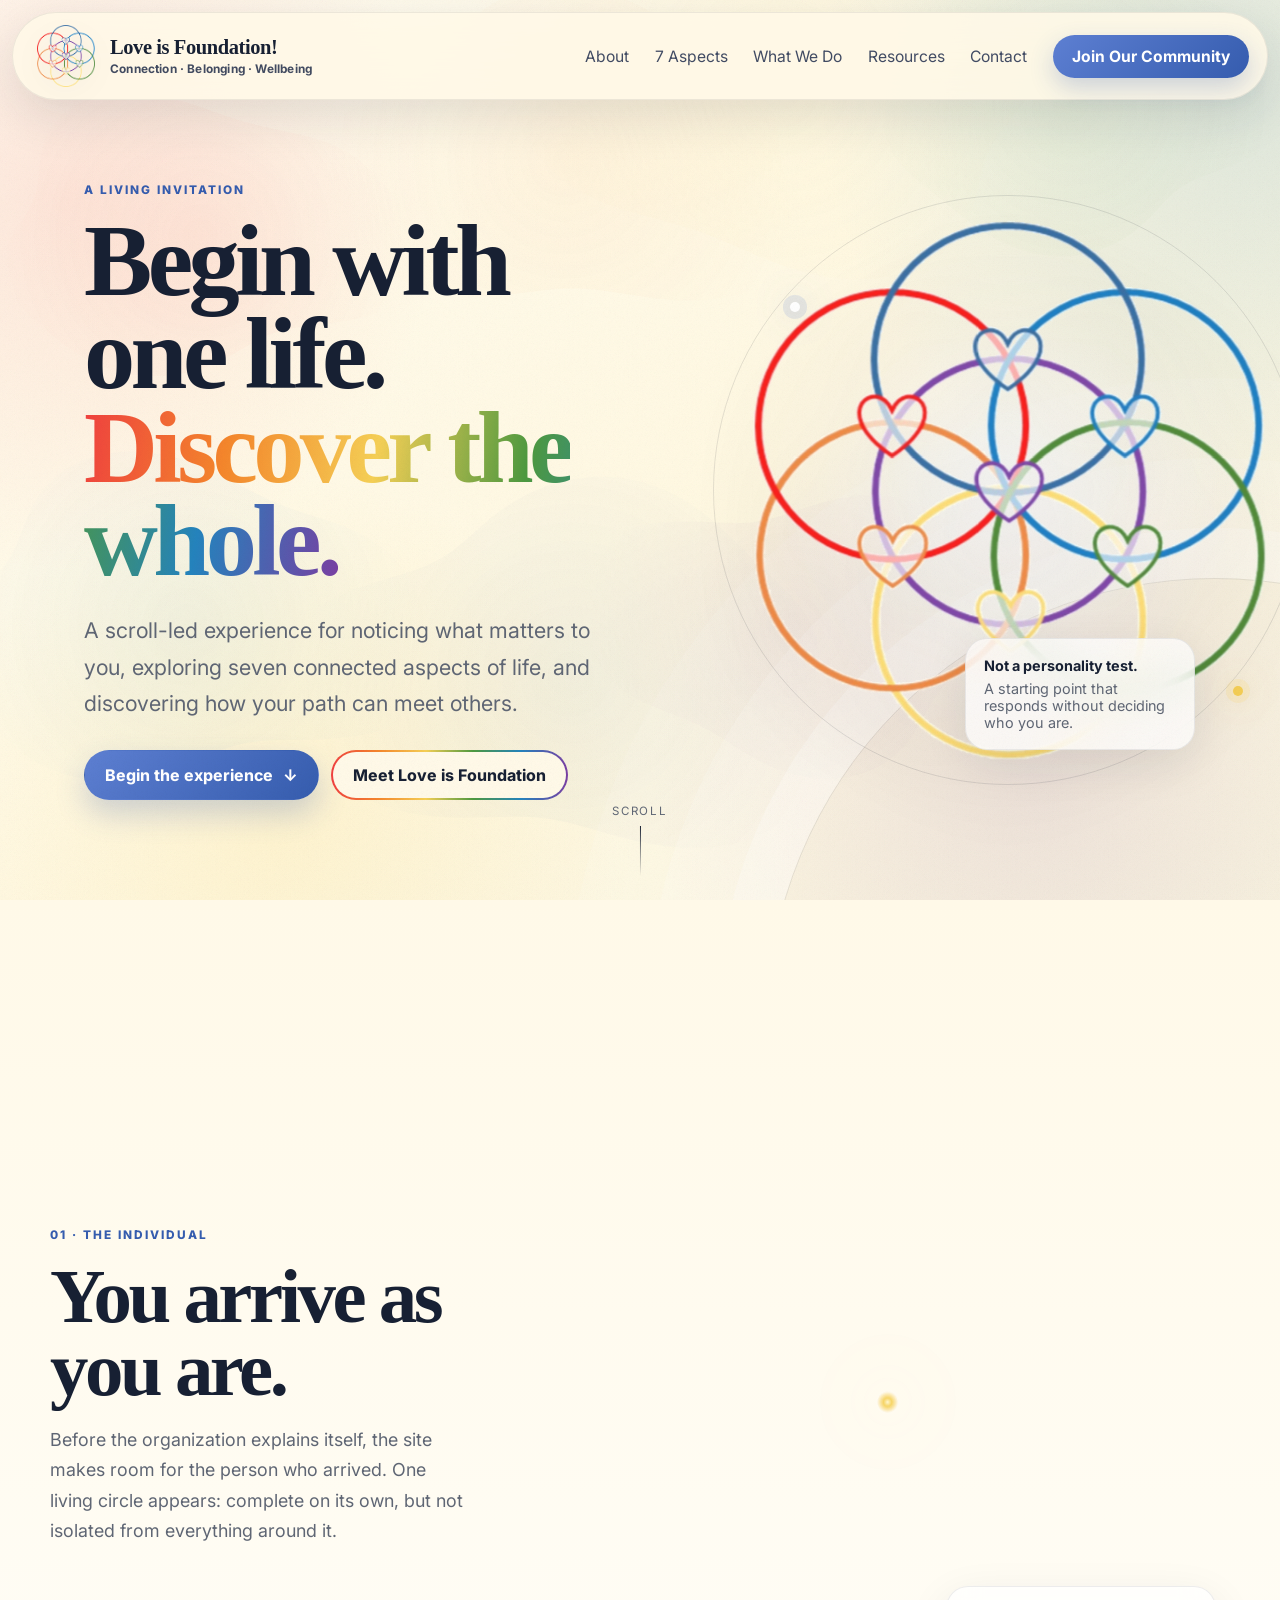
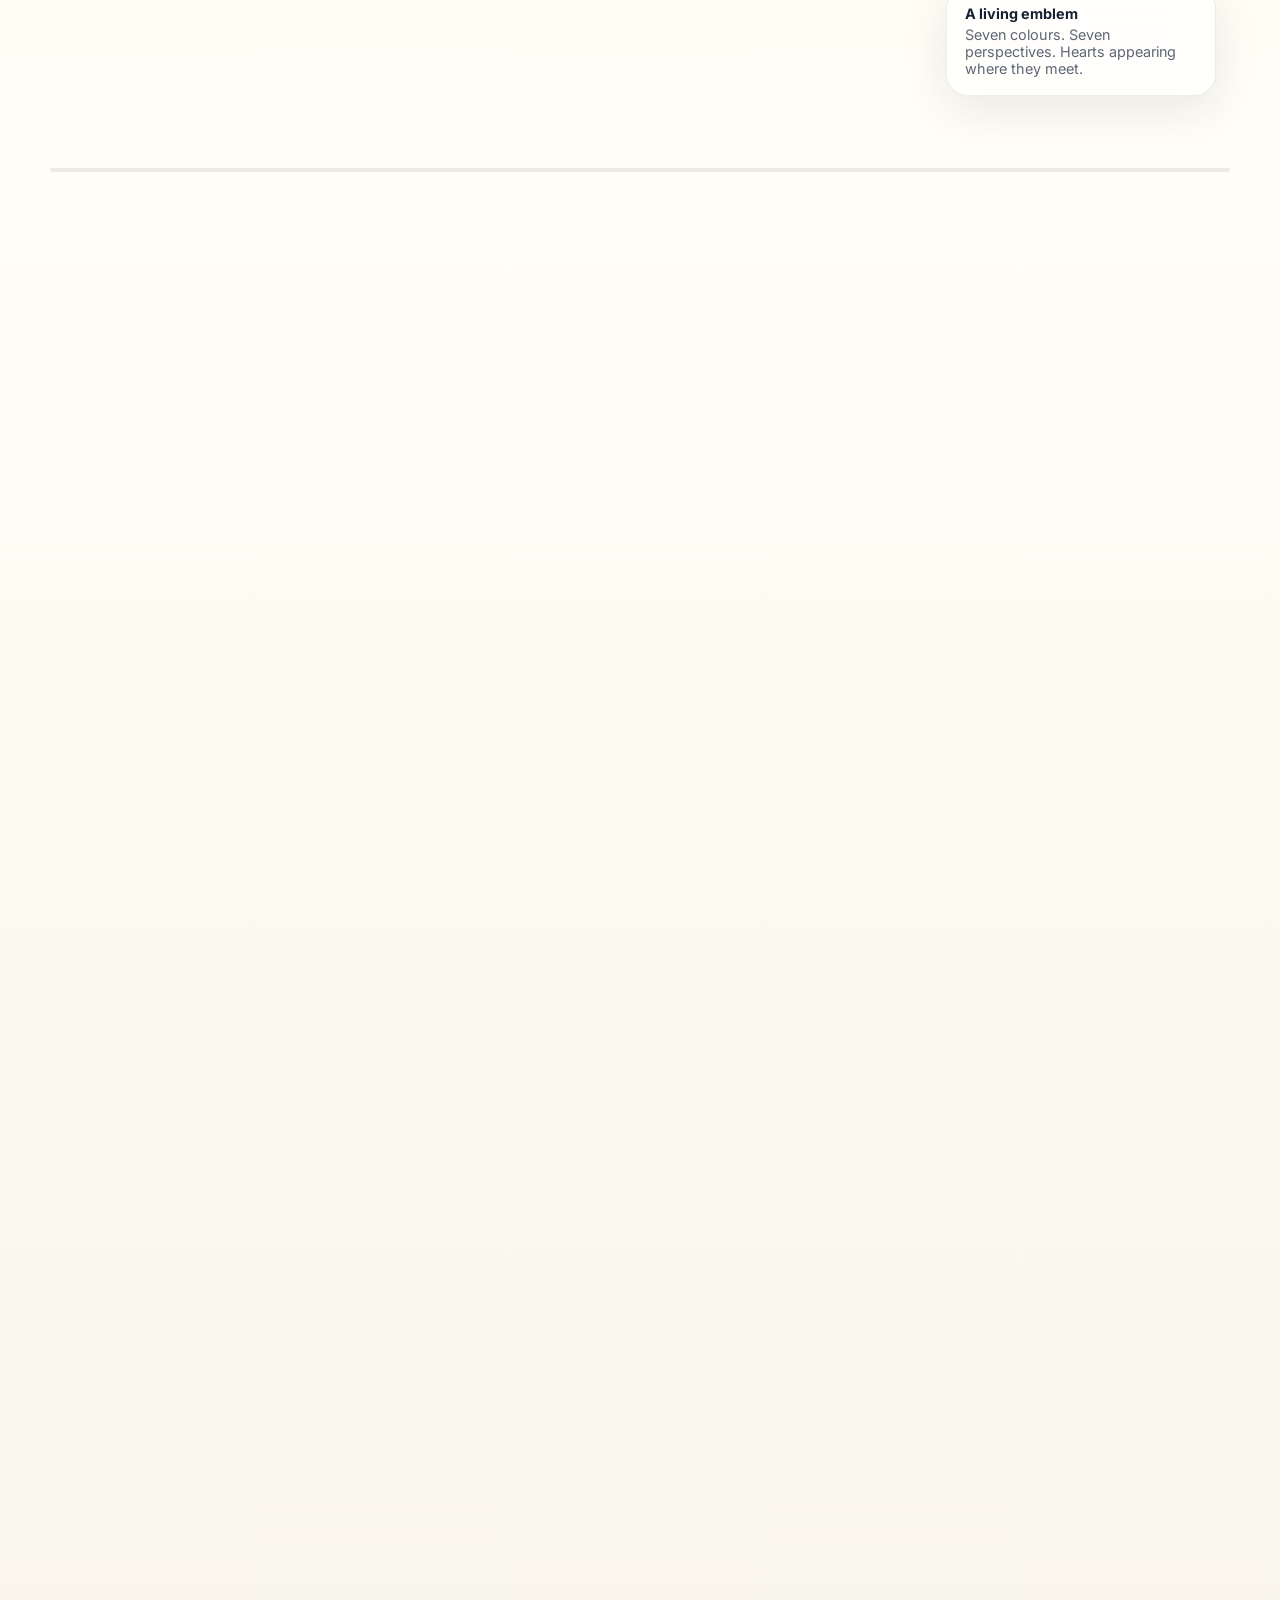
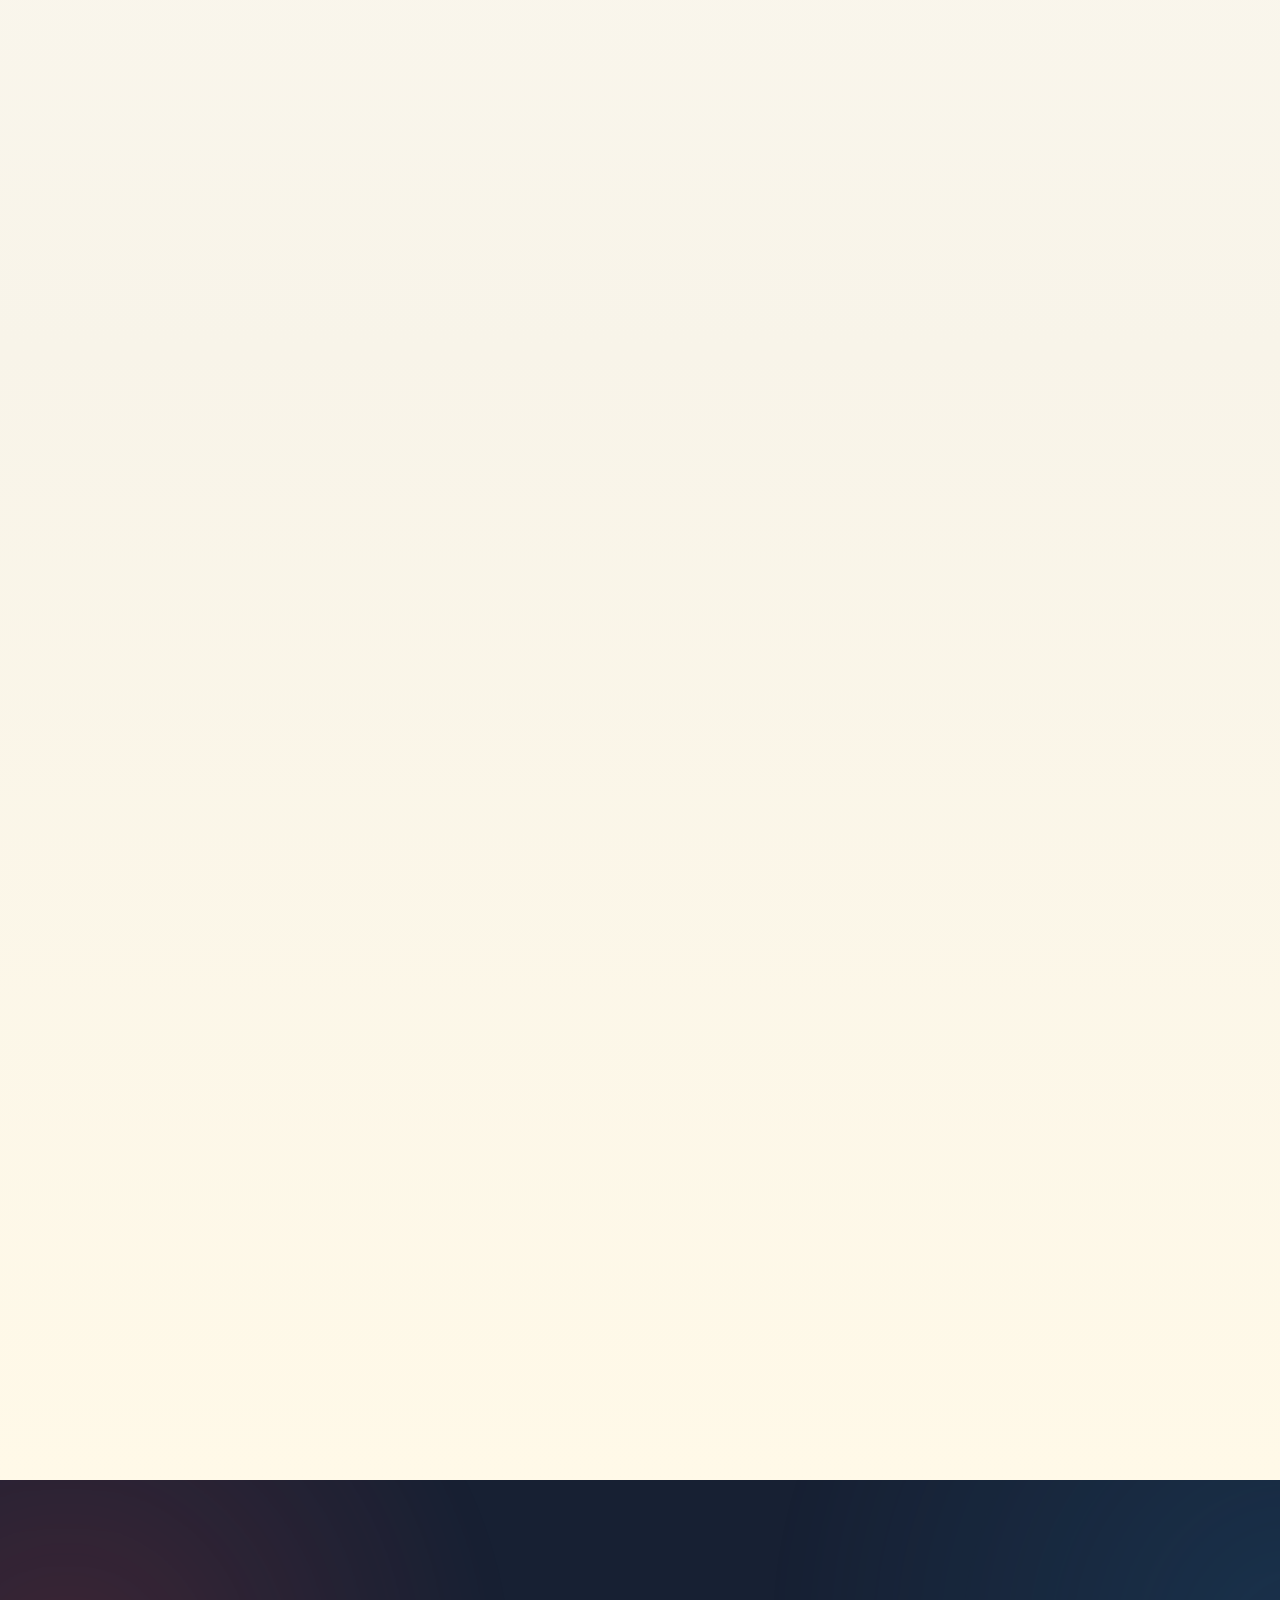
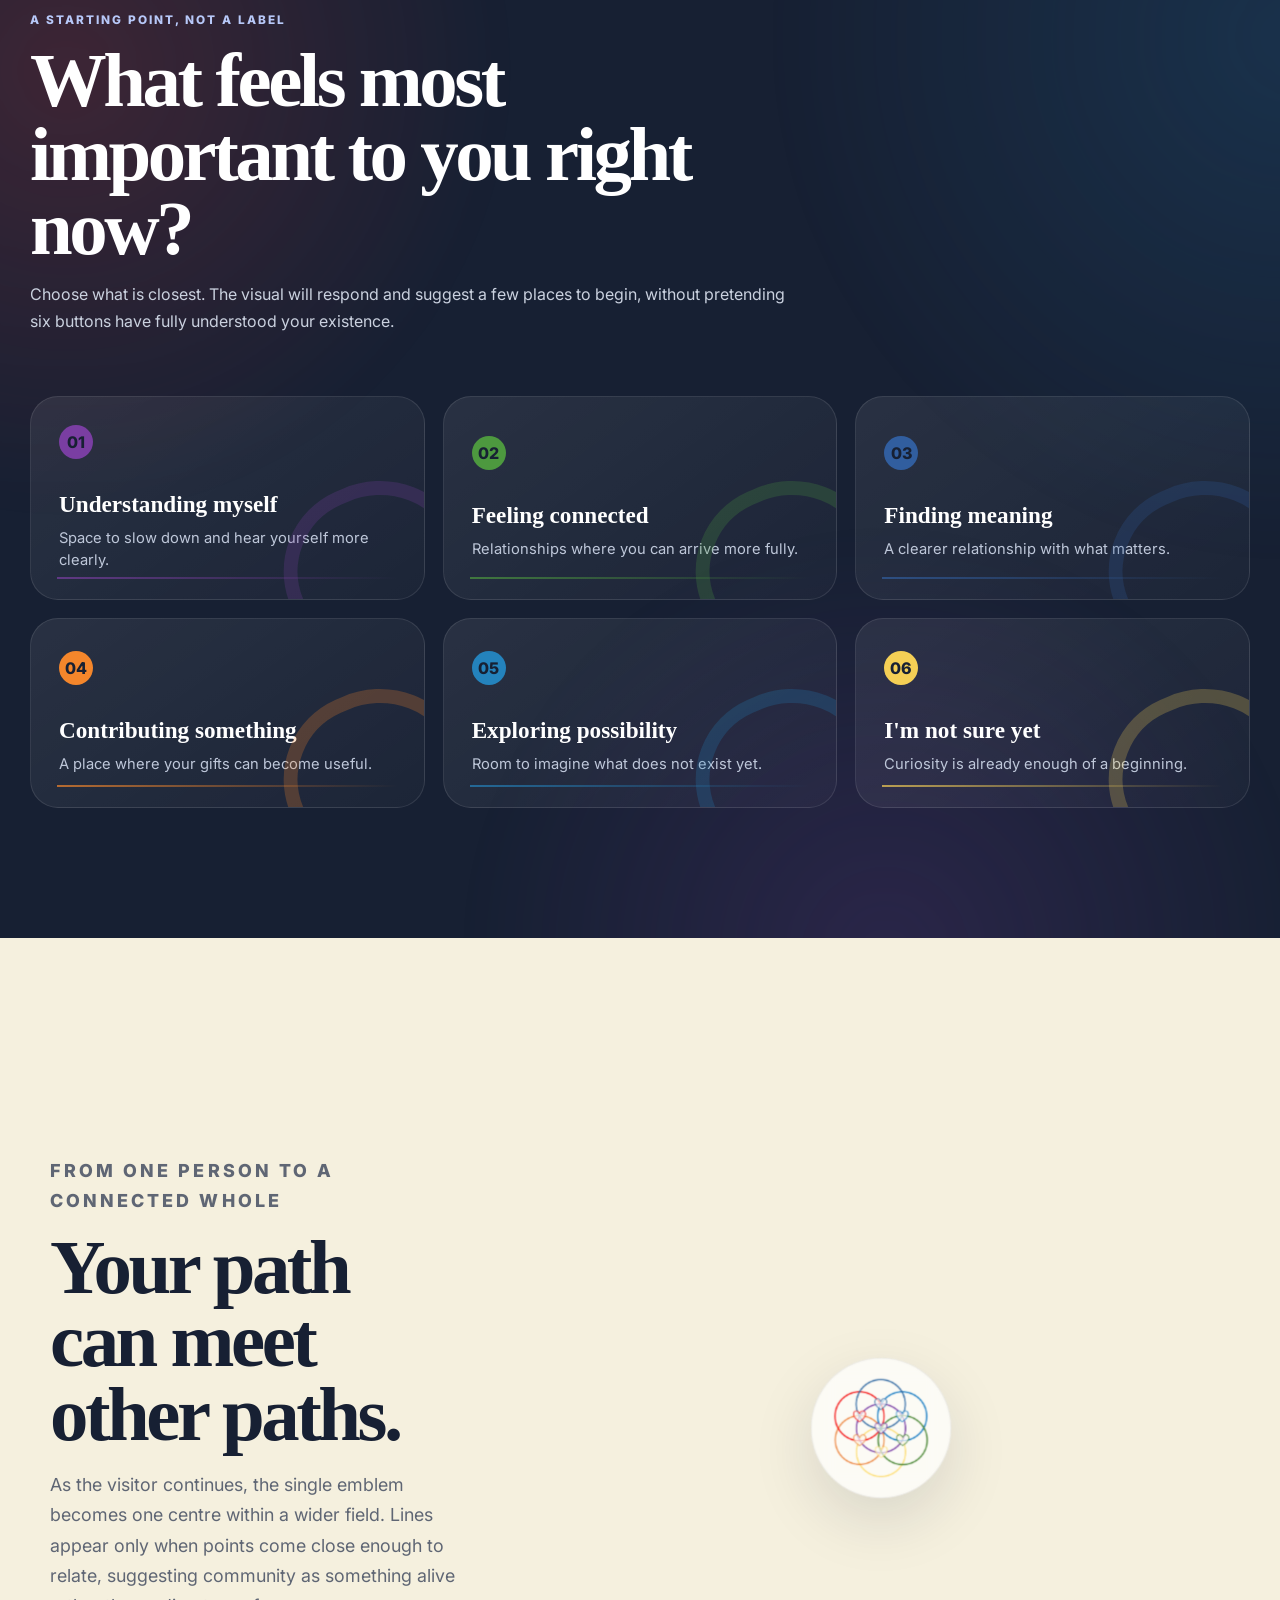
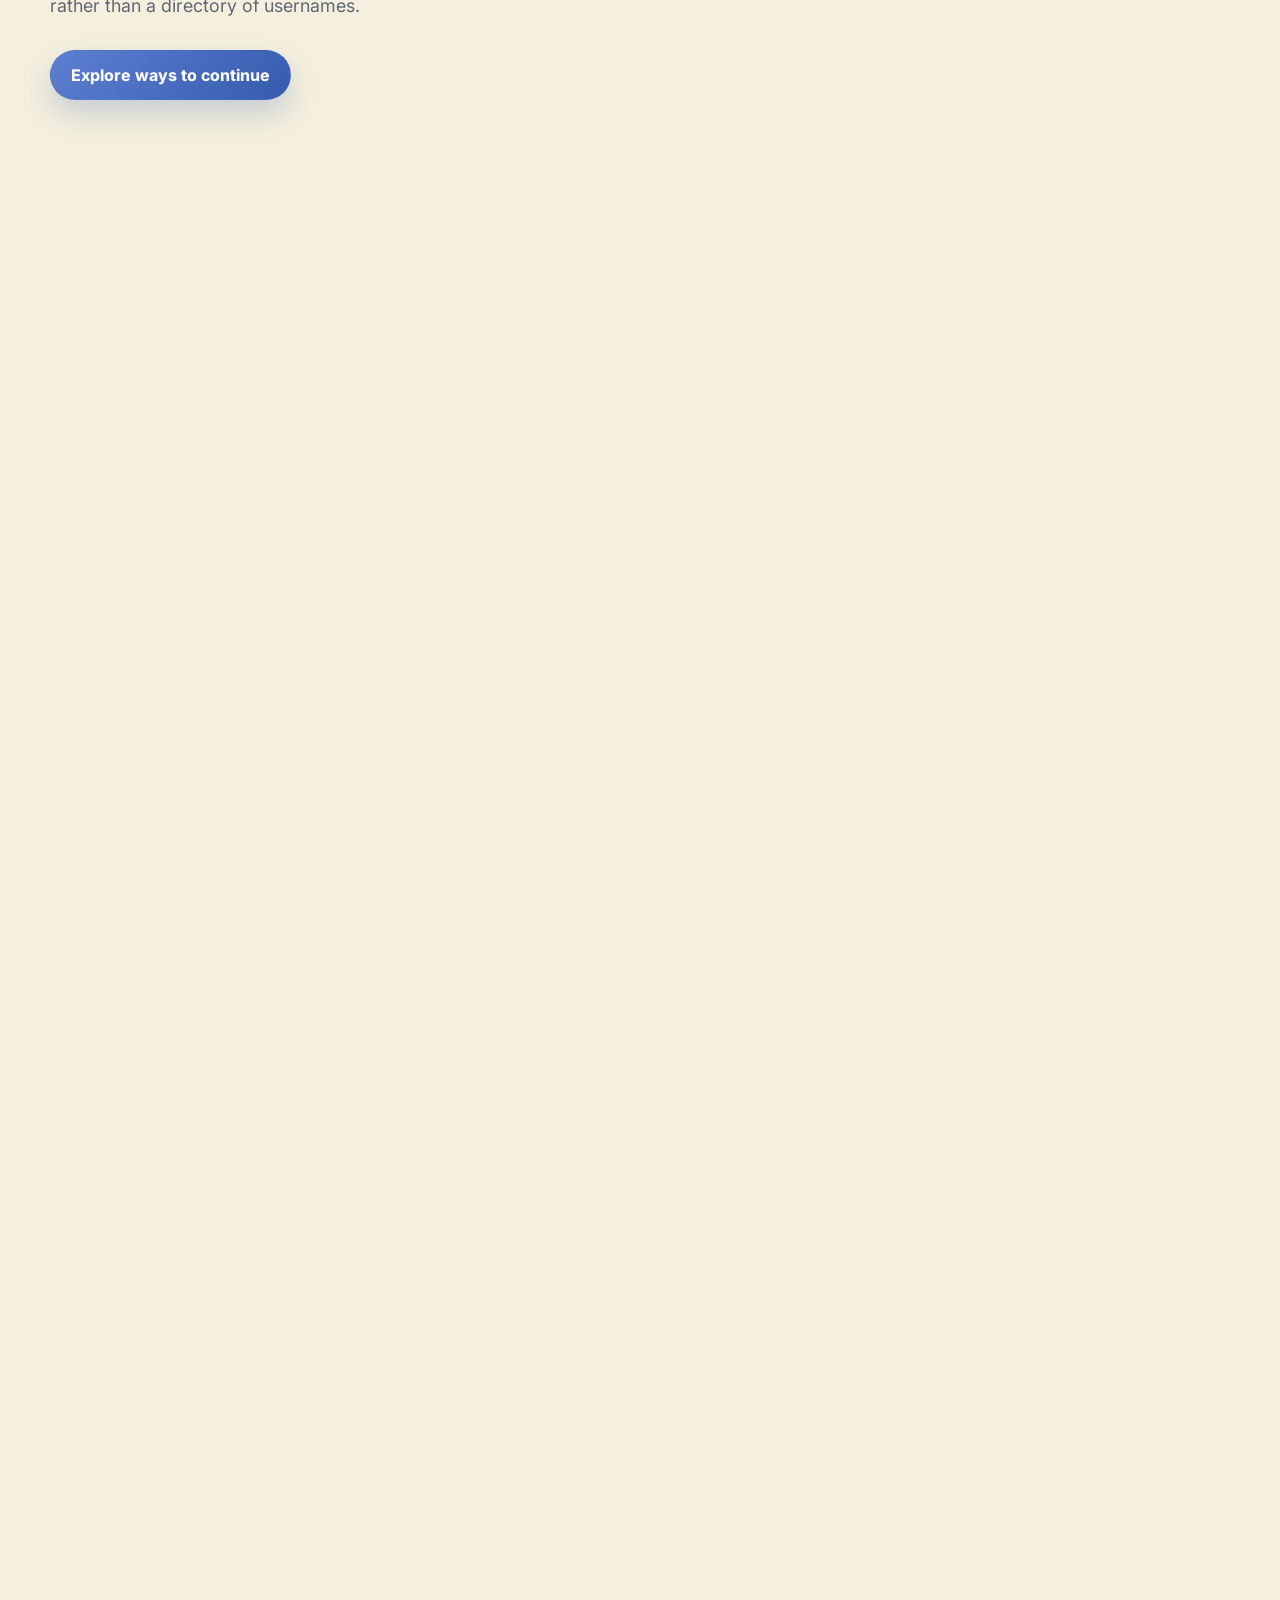
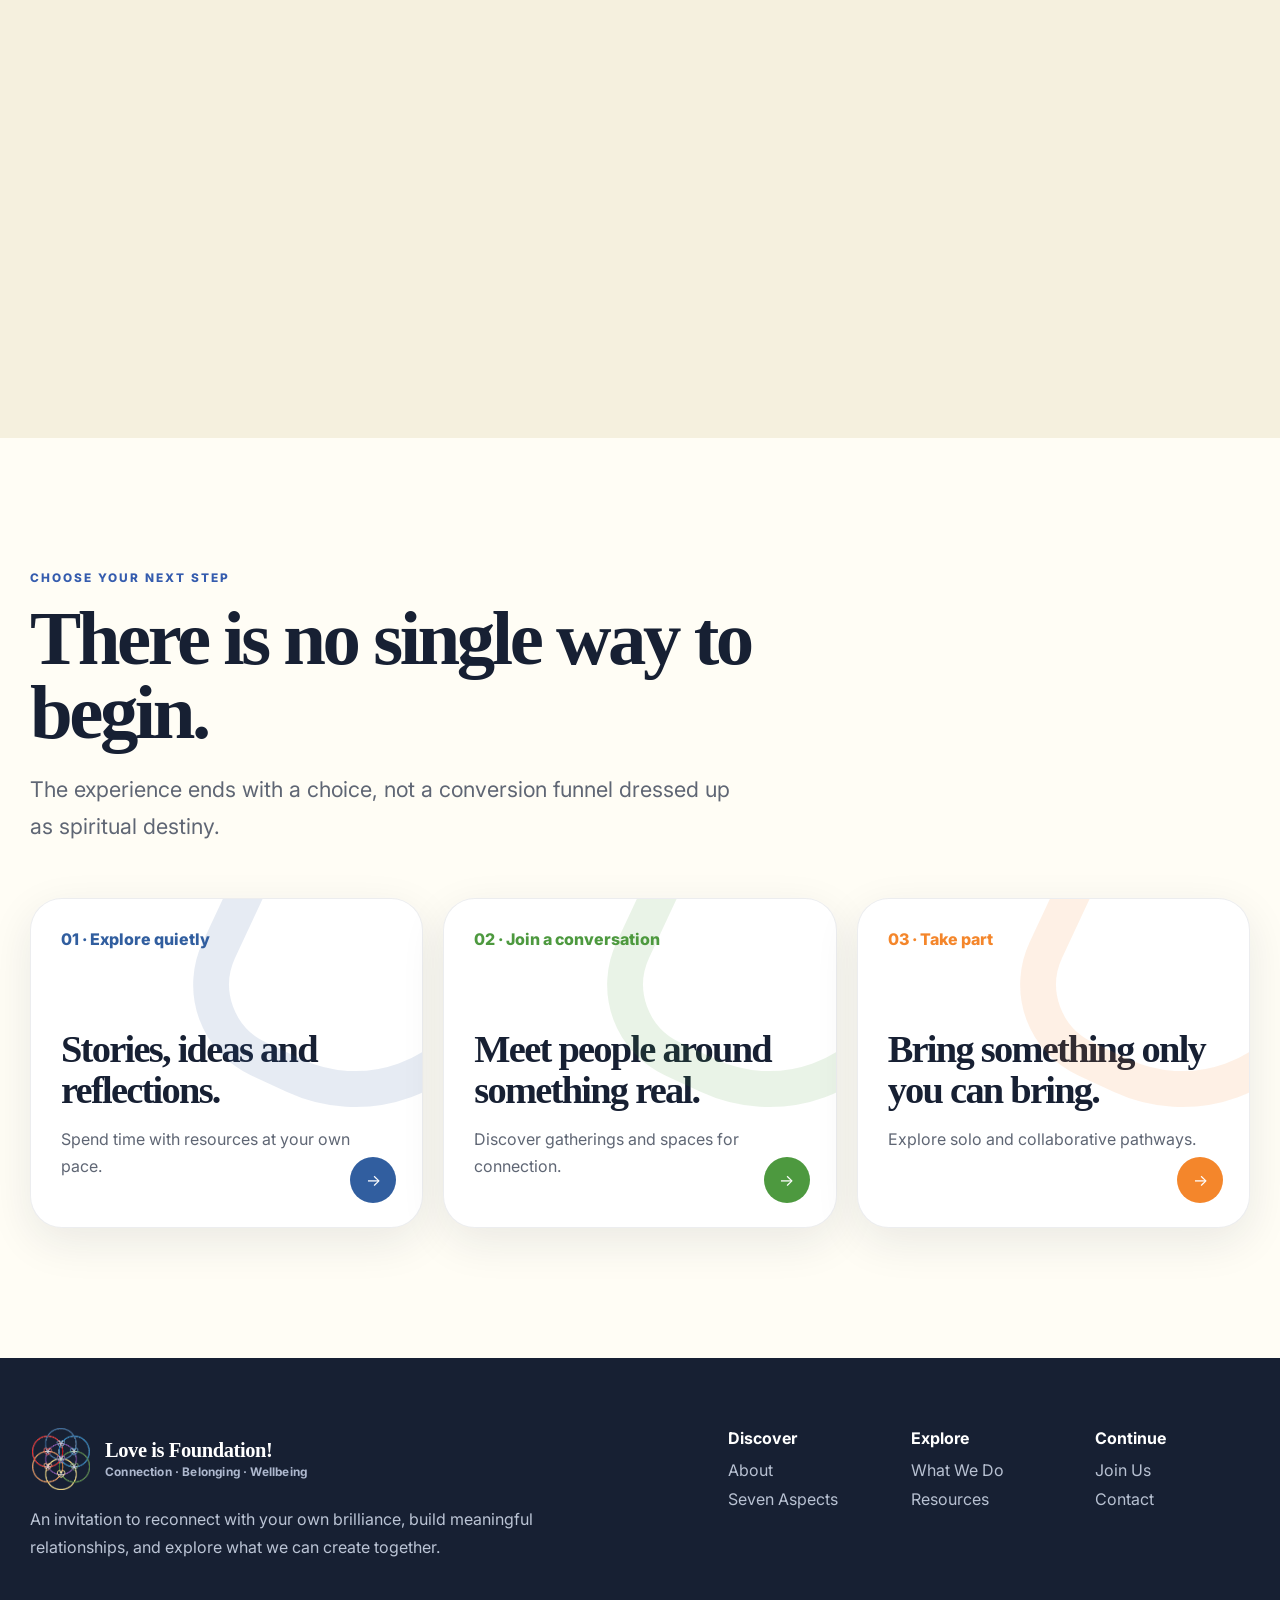
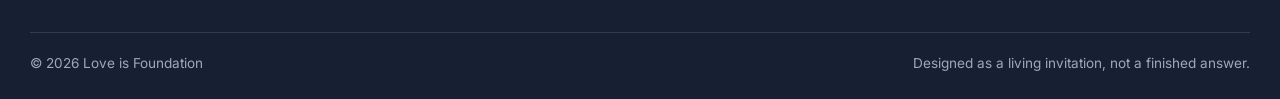
<file: index.html>
<!doctype html><html lang="en"><head><meta charset="utf-8"><meta name="viewport" content="width=device-width,initial-scale=1,viewport-fit=cover"><meta name="theme-color" content="#fff9e8"><title>Home — Love is Foundation</title><meta name="description" content="Love is Foundation: connection, belonging, wellbeing, and human possibility."><link rel="preconnect" href="https://fonts.googleapis.com"><link rel="preconnect" href="https://fonts.gstatic.com" crossorigin><link href="https://fonts.googleapis.com/css2?family=Inter:wght@400;500;600;700;800&display=swap" rel="stylesheet"><link rel="stylesheet" href="assets/site.css"></head><body class="home-page"><a class="skip-link" href="#main">Skip to content</a>
<header class="site-header" data-header>
  <a class="brand" href="index.html" aria-label="Love is Foundation home"><img class="brand-logo" src="assets/lif-logo.png" alt="Love is Foundation seven-circle heart logo"><span class="brand-copy"><strong>Love is Foundation!</strong><small>Connection · Belonging · Wellbeing</small></span></a>
  <button class="nav-toggle" type="button" aria-expanded="false" aria-controls="site-nav" data-nav-toggle><span></span><span></span><span></span><span class="sr-only">Open navigation</span></button>
  <nav class="site-nav" id="site-nav" data-nav>
    <a href="about.html">About</a><a href="seven-aspects.html">7 Aspects</a><a href="offerings.html">What We Do</a><a href="resources.html">Resources</a><a href="contact.html">Contact</a><a class="nav-cta" href="join.html">Join Our Community</a>
  </nav>
</header><main id="main">
<section class="hero"><canvas class="ambient-canvas" data-ambient></canvas><div class="hero-copy"><p class="eyebrow">A living invitation</p><h1>Begin with one life.<br><em class="gradient-text">Discover the whole.</em></h1><p class="lede">A scroll-led experience for noticing what matters to you, exploring seven connected aspects of life, and discovering how your path can meet others.</p><div class="actions"><a class="button button-primary" href="#living-story">Begin the experience <span>↓</span></a><a class="button button-rainbow" href="about.html">Meet Love is Foundation</a></div></div><div class="hero-art"><div class="hero-mark" data-parallax-mark><div class="orbit"></div><img class="real-logo" src="assets/lif-logo.png" alt="Love is Foundation logo"></div><div class="hero-note"><strong>Not a personality test.</strong>A starting point that responds without deciding who you are.</div></div><div class="scroll-cue">Scroll<span></span></div></section>
<section class="logo-story" id="living-story" data-logo-story><div class="logo-story-stage"><div class="story-copy-stack"><article class="story-copy-step active"><p class="eyebrow">01 · The individual</p><h2>You arrive as you are.</h2><p>Before the organization explains itself, the site makes room for the person who arrived. One living circle appears: complete on its own, but not isolated from everything around it.</p></article><article class="story-copy-step"><p class="eyebrow">02 · A wider view</p><h2>One life is shaped by many currents.</h2><p>The other colours enter gradually. Each represents a different way of seeing a whole life, not seven boxes a person must fit inside.</p></article><article class="story-copy-step"><p class="eyebrow">03 · Relationship</p><h2>Something new appears where lives meet.</h2><p>At each overlap, a heart forms. The animation makes the logo's meaning visible: relationship is not an extra layer. It is where new possibility begins.</p></article><article class="story-copy-step"><p class="eyebrow">04 · Love is Foundation</p><h2>The symbol resolves into a shared invitation.</h2><p>The complete logo settles into place only after the visitor has seen how it forms. Love is Foundation becomes the name for the space where these connections can keep unfolding.</p><a class="button button-outline" href="about.html">Read our story</a></article></div><div class="story-visual-shell"><div class="emblem-host" data-active="all"></div><div class="emblem-caption"><strong>A living emblem</strong>Seven colours. Seven perspectives. Hearts appearing where they meet.</div></div><div class="story-progress"><span></span></div></div></section>
<section class="discovery" id="discover"><div class="discovery-inner"><div class="discovery-intro"><p class="eyebrow">A starting point, not a label</p><h2>What feels most important to you right now?</h2><p>Choose what is closest. The visual will respond and suggest a few places to begin, without pretending six buttons have fully understood your existence.</p></div><div class="choice-orbit"><button class="choice-ribbon" style="--choice:#7a3ea2" data-choice="self"><span>01</span><strong>Understanding myself</strong><small>Space to slow down and hear yourself more clearly.</small></button><button class="choice-ribbon" style="--choice:#4d993f" data-choice="belonging"><span>02</span><strong>Feeling connected</strong><small>Relationships where you can arrive more fully.</small></button><button class="choice-ribbon" style="--choice:#315e9f" data-choice="meaning"><span>03</span><strong>Finding meaning</strong><small>A clearer relationship with what matters.</small></button><button class="choice-ribbon" style="--choice:#f4862b" data-choice="contribution"><span>04</span><strong>Contributing something</strong><small>A place where your gifts can become useful.</small></button><button class="choice-ribbon" style="--choice:#2483bd" data-choice="possibility"><span>05</span><strong>Exploring possibility</strong><small>Room to imagine what does not exist yet.</small></button><button class="choice-ribbon" style="--choice:#f5cf55" data-choice="curious"><span>06</span><strong>I'm not sure yet</strong><small>Curiosity is already enough of a beginning.</small></button></div><div class="discovery-result" data-discovery-result hidden><div class="result-emblem"><div class="emblem-host" data-active="all"></div></div><div class="result-copy"><p class="eyebrow">A possible starting point</p><h3 data-result-title></h3><p data-result-copy></p><div class="result-tags" data-result-tags></div><div class="actions"><a class="button button-light" href="seven-aspects.html">Explore your suggestions</a><button class="button button-outline" type="button" data-reset-choice>Choose again</button></div></div></div></div></section>
<section class="community-story"><div class="community-stage"><div class="community-copy"><p class="eyebrow">From one person to a connected whole</p><h2>Your path can meet other paths.</h2><p>As the visitor continues, the single emblem becomes one centre within a wider field. Lines appear only when points come close enough to relate, suggesting community as something alive rather than a directory of usernames.</p><div class="actions"><a class="button button-primary" href="join.html">Explore ways to continue</a></div></div><div class="community-visual"><canvas class="network-canvas" data-network></canvas><div class="community-center"><img src="assets/lif-logo.png" alt=""></div></div></div></section>
<section class="path-section"><div class="path-inner"><div class="section-heading"><p class="eyebrow">Choose your next step</p><h2>There is no single way to begin.</h2><p class="lede">The experience ends with a choice, not a conversion funnel dressed up as spiritual destiny.</p></div><div class="path-grid"><a class="path-card" href="resources.html" style="--path:#315e9f"><span class="path-index">01 · Explore quietly</span><h3>Stories, ideas and reflections.</h3><p>Spend time with resources at your own pace.</p><span class="arrow">→</span></a><a class="path-card" href="join.html" style="--path:#4d993f"><span class="path-index">02 · Join a conversation</span><h3>Meet people around something real.</h3><p>Discover gatherings and spaces for connection.</p><span class="arrow">→</span></a><a class="path-card" href="offerings.html" style="--path:#f4862b"><span class="path-index">03 · Take part</span><h3>Bring something only you can bring.</h3><p>Explore solo and collaborative pathways.</p><span class="arrow">→</span></a></div></div></section>
</main><footer class="site-footer"><div class="footer-main"><div><a class="brand footer-brand" href="index.html"><img class="brand-logo" src="assets/lif-logo.png" alt=""><span class="brand-copy"><strong>Love is Foundation!</strong><small>Connection · Belonging · Wellbeing</small></span></a><p class="footer-copy">An invitation to reconnect with your own brilliance, build meaningful relationships, and explore what we can create together.</p></div><div class="footer-links"><div><strong>Discover</strong><a href="about.html">About</a><a href="seven-aspects.html">Seven Aspects</a></div><div><strong>Explore</strong><a href="offerings.html">What We Do</a><a href="resources.html">Resources</a></div><div><strong>Continue</strong><a href="join.html">Join Us</a><a href="contact.html">Contact</a></div></div></div><div class="footer-bottom"><span>© 2026 Love is Foundation</span><span>Designed as a living invitation, not a finished answer.</span></div></footer><script src="assets/site.js"></script></body></html>
</file>
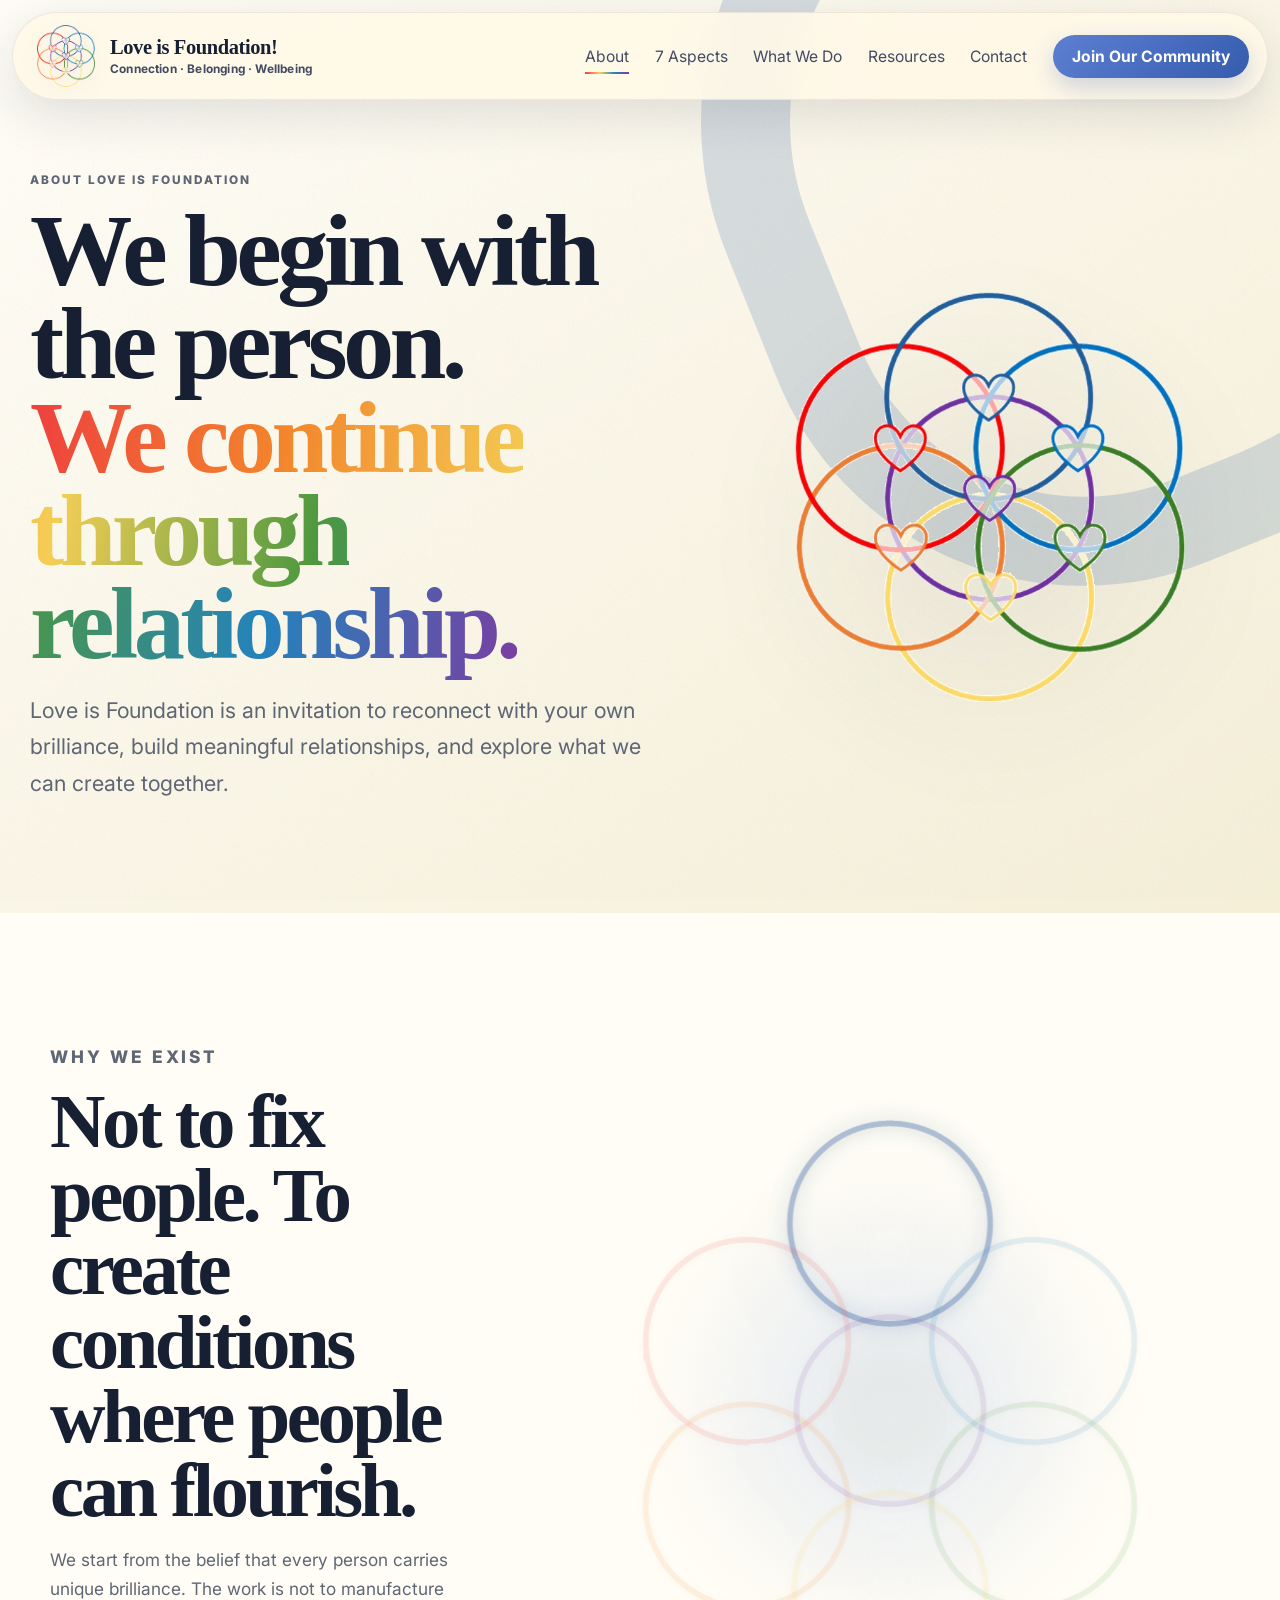
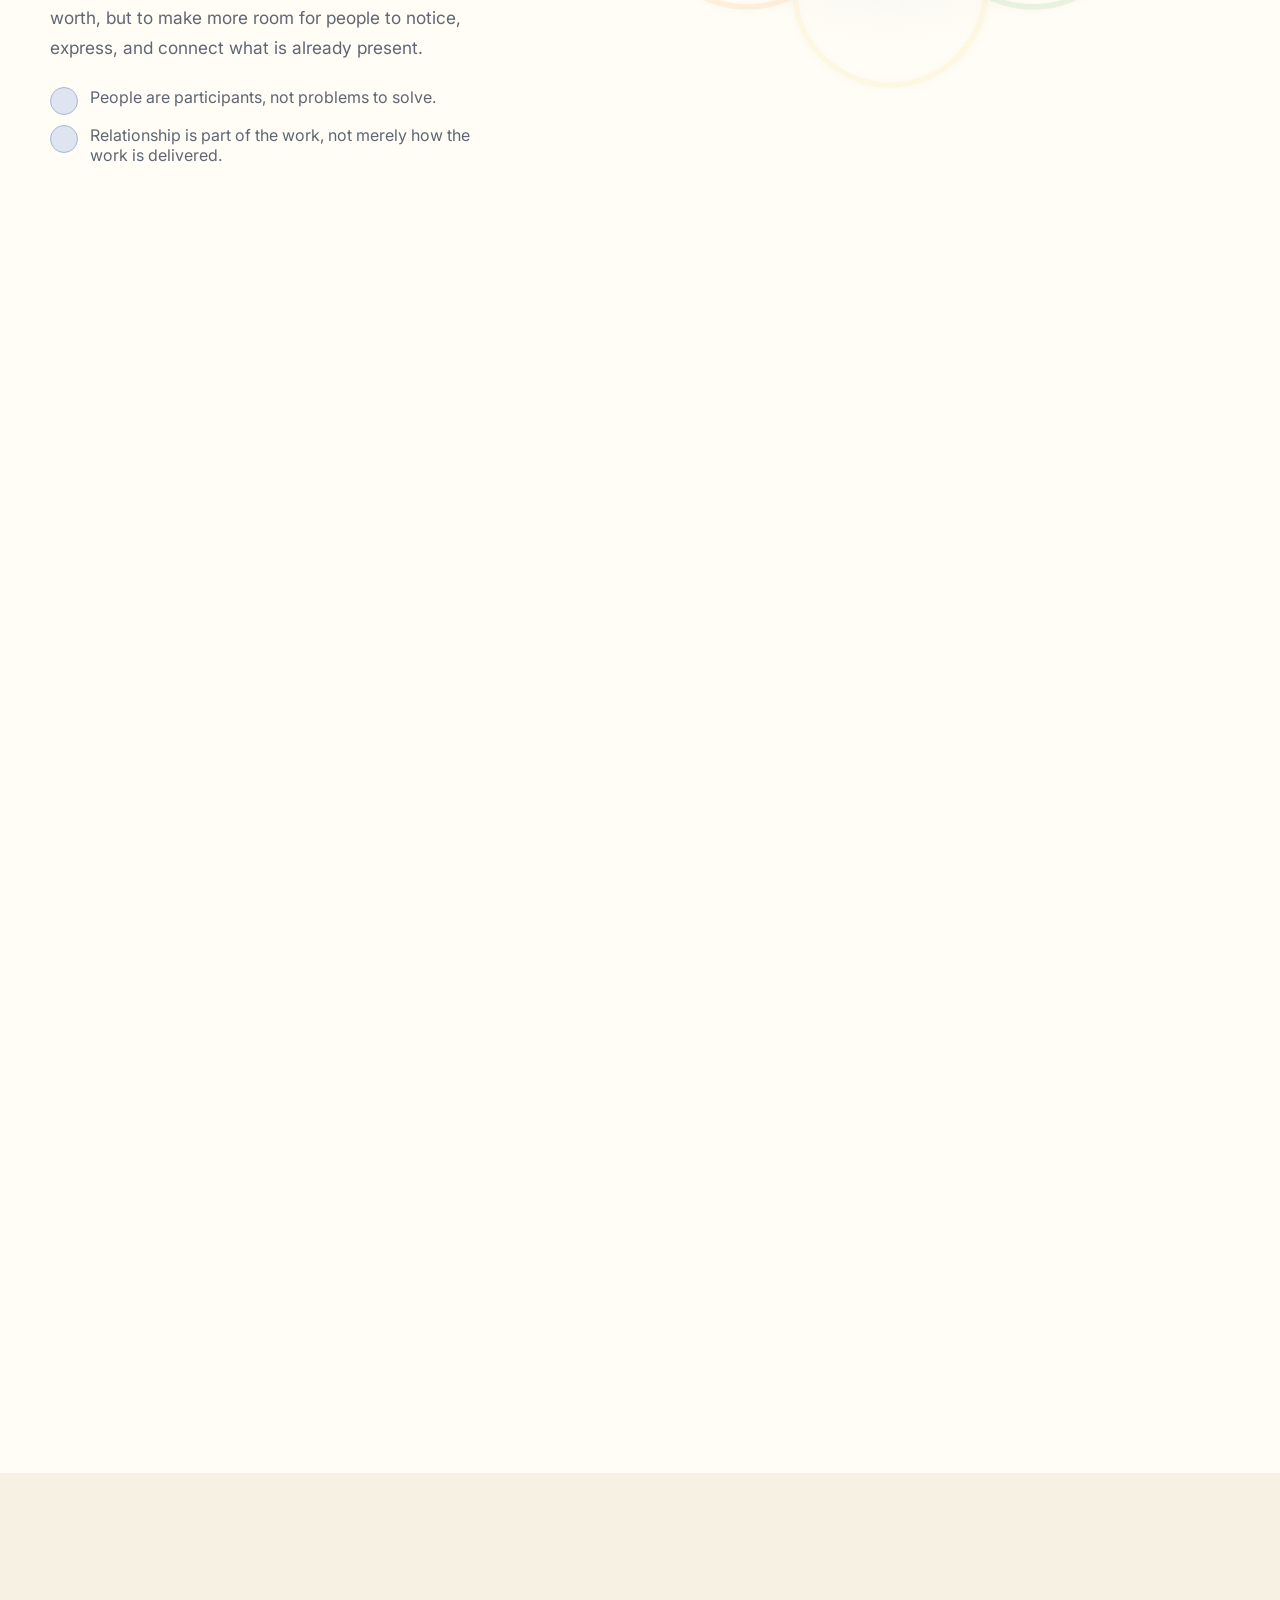
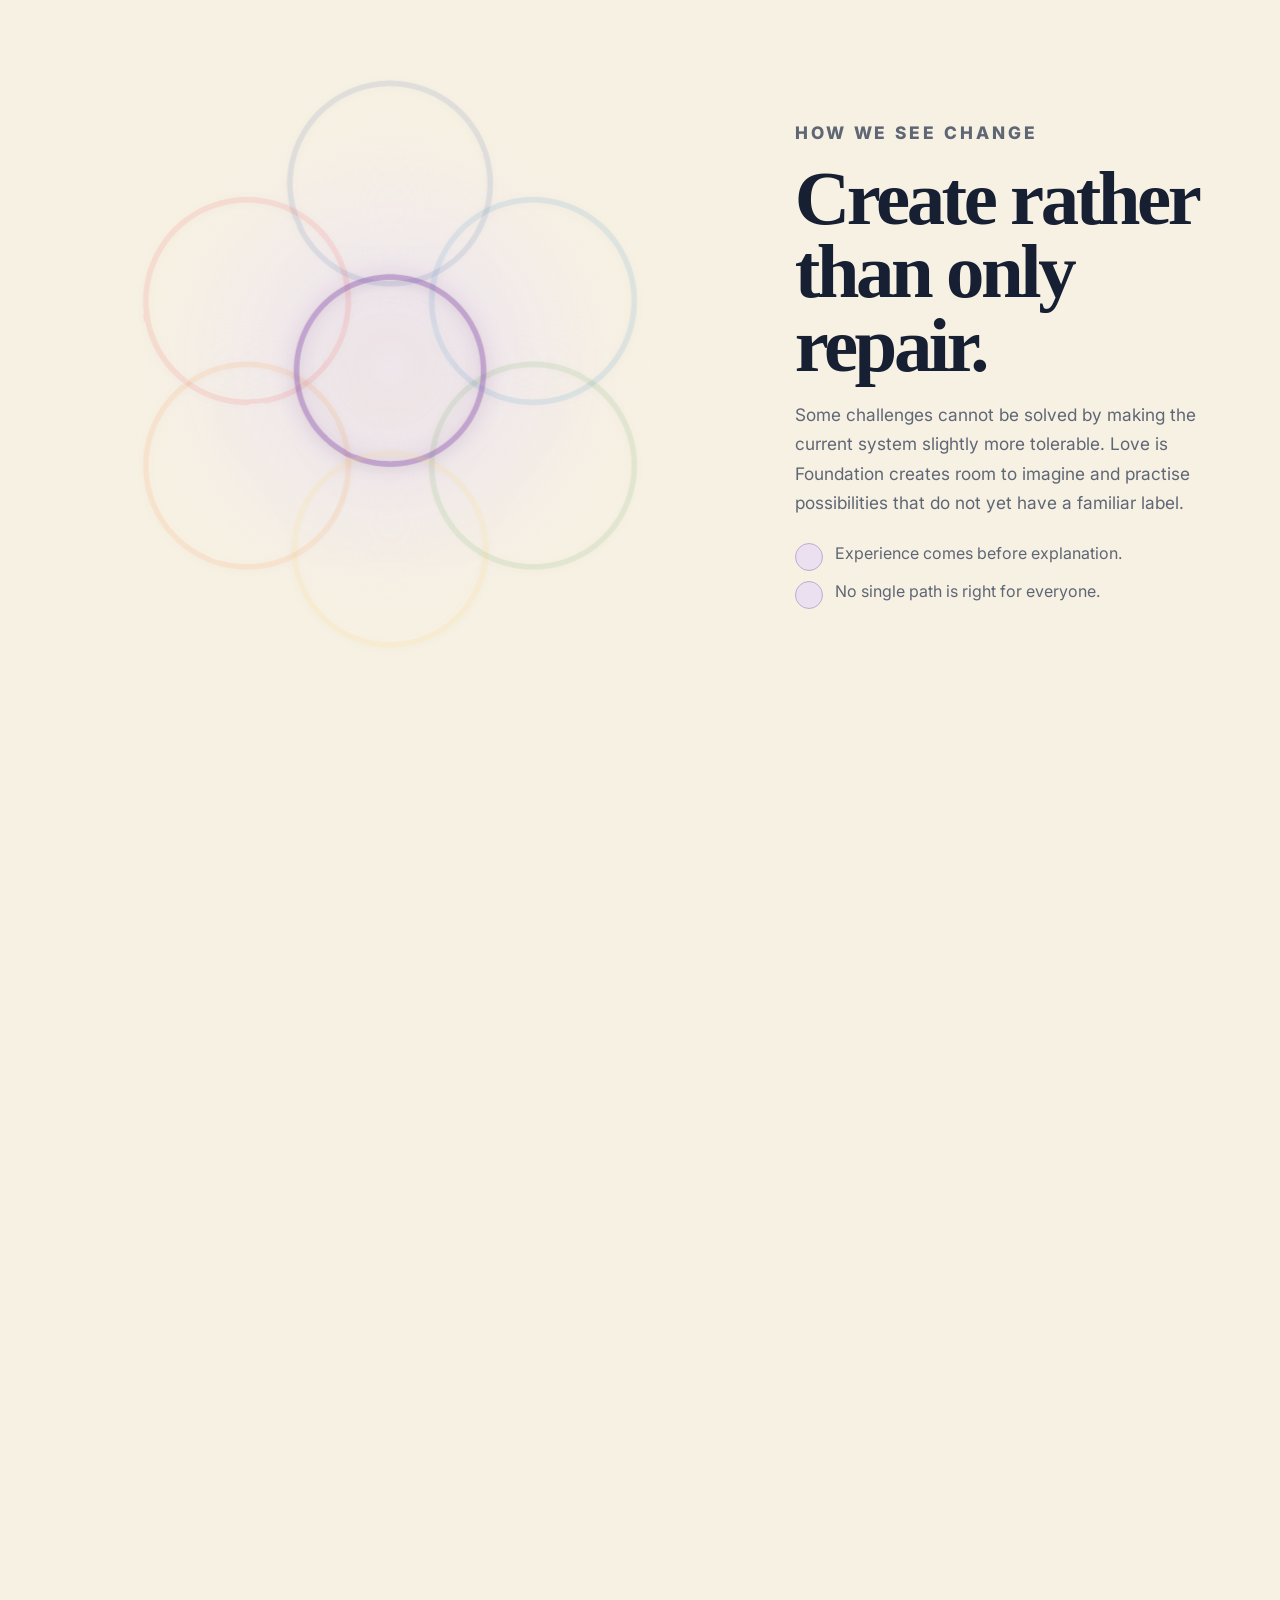
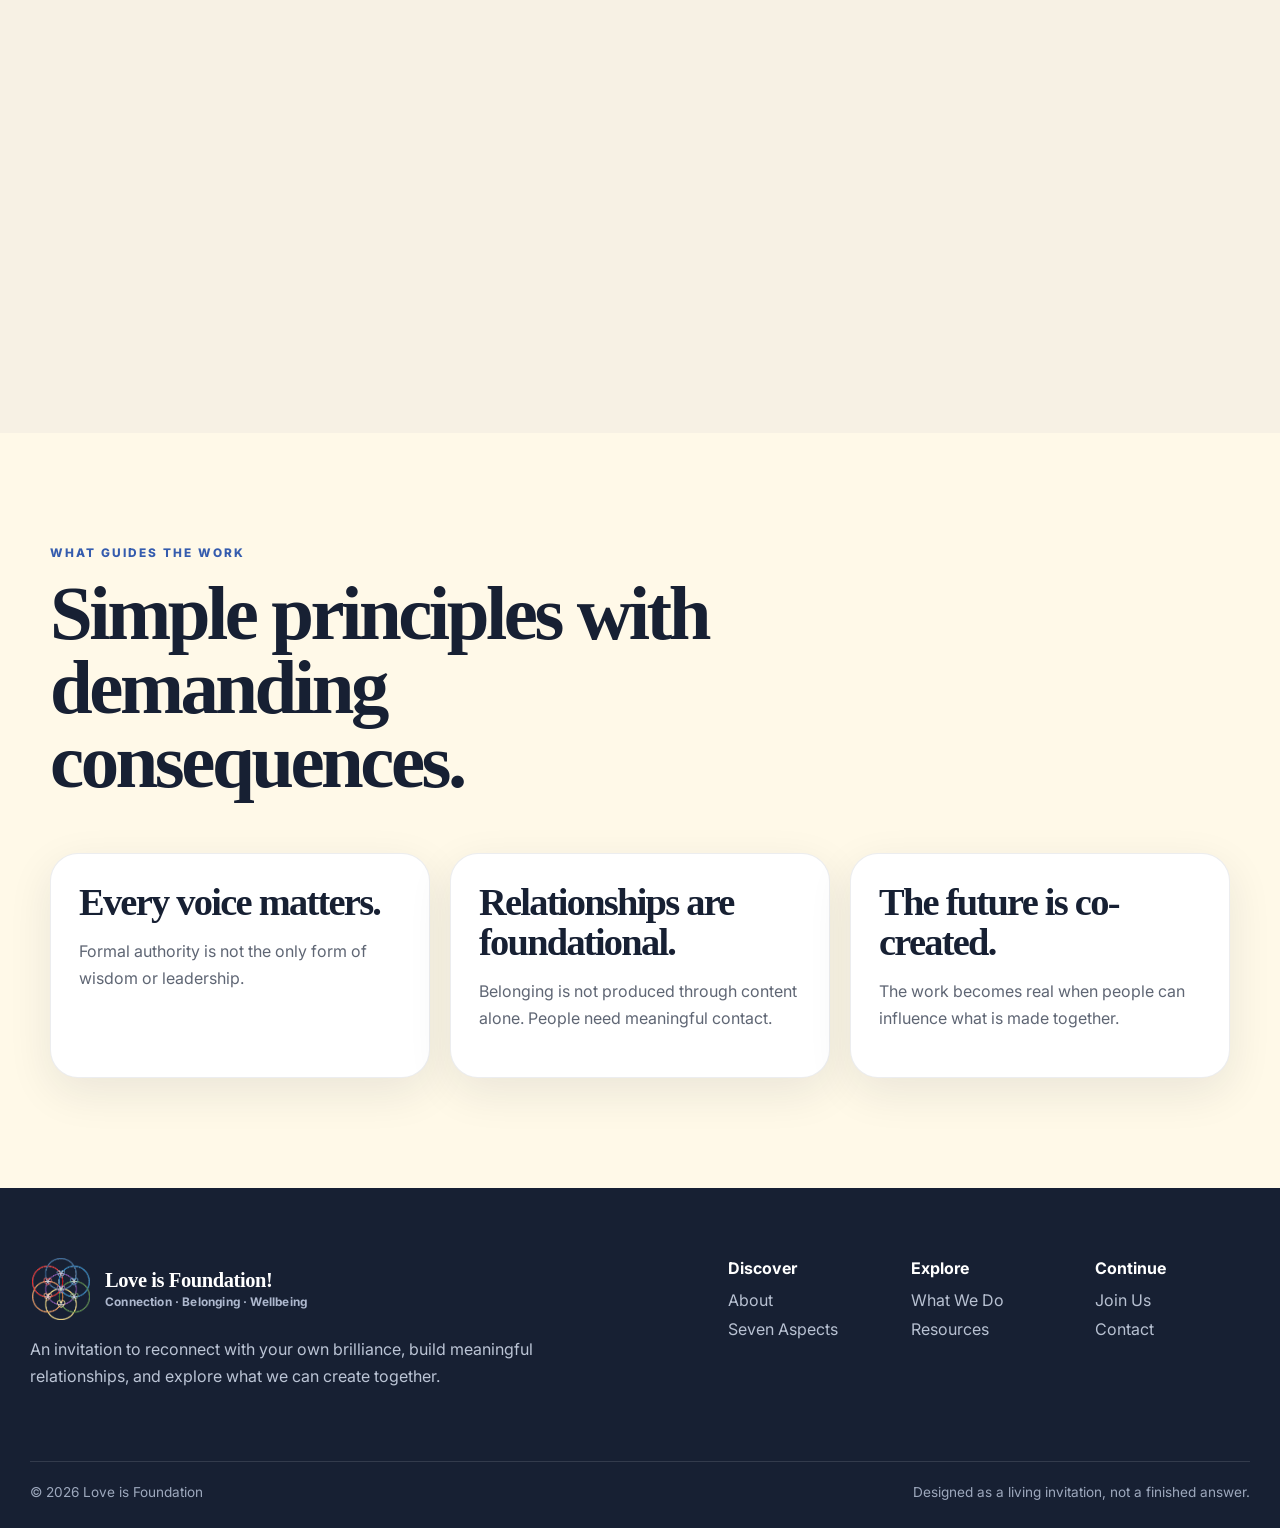
<file: about.html>
<!doctype html><html lang="en"><head><meta charset="utf-8"><meta name="viewport" content="width=device-width,initial-scale=1,viewport-fit=cover"><meta name="theme-color" content="#fff9e8"><title>About — Love is Foundation</title><meta name="description" content="Love is Foundation: connection, belonging, wellbeing, and human possibility."><link rel="preconnect" href="https://fonts.googleapis.com"><link rel="preconnect" href="https://fonts.gstatic.com" crossorigin><link href="https://fonts.googleapis.com/css2?family=Inter:wght@400;500;600;700;800&display=swap" rel="stylesheet"><link rel="stylesheet" href="assets/site.css"></head><body class="about-page"><a class="skip-link" href="#main">Skip to content</a>
<header class="site-header" data-header>
  <a class="brand" href="index.html" aria-label="Love is Foundation home"><img class="brand-logo" src="assets/lif-logo.png" alt="Love is Foundation seven-circle heart logo"><span class="brand-copy"><strong>Love is Foundation!</strong><small>Connection · Belonging · Wellbeing</small></span></a>
  <button class="nav-toggle" type="button" aria-expanded="false" aria-controls="site-nav" data-nav-toggle><span></span><span></span><span></span><span class="sr-only">Open navigation</span></button>
  <nav class="site-nav" id="site-nav" data-nav>
    <a href="about.html">About</a><a href="seven-aspects.html">7 Aspects</a><a href="offerings.html">What We Do</a><a href="resources.html">Resources</a><a href="contact.html">Contact</a><a class="nav-cta" href="join.html">Join Our Community</a>
  </nav>
</header><main id="main"><section class="page-hero" style="--page-accent:#315e9f"><div class="page-hero-copy"><p class="eyebrow">About Love is Foundation</p><h1>We begin with the person.<br><span class="gradient-text">We continue through relationship.</span></h1><p class="lede">Love is Foundation is an invitation to reconnect with your own brilliance, build meaningful relationships, and explore what we can create together.</p></div><div class="page-hero-mark"><img src="assets/lif-logo.png" alt="Love is Foundation logo"></div></section>
<section class="topic-story" data-topic-story style="--topic-accent:#315e9f;--topic-bg:#fffdf5"><div class="topic-stage"><div class="topic-copy"><p class="eyebrow">Why we exist</p><h2>Not to fix people. To create conditions where people can flourish.</h2><p>We start from the belief that every person carries unique brilliance. The work is not to manufacture worth, but to make more room for people to notice, express, and connect what is already present.</p><div class="topic-caption"><span><i></i>People are participants, not problems to solve.</span><span><i></i>Relationship is part of the work, not merely how the work is delivered.</span></div></div><div class="topic-visual"><div class="emblem-host" data-active="0"></div></div></div></section>
<section class="topic-story reverse" data-topic-story style="--topic-accent:#7a3ea2;--topic-bg:#f7f1e4"><div class="topic-stage"><div class="topic-copy"><p class="eyebrow">How we see change</p><h2>Create rather than only repair.</h2><p>Some challenges cannot be solved by making the current system slightly more tolerable. Love is Foundation creates room to imagine and practise possibilities that do not yet have a familiar label.</p><div class="topic-caption"><span><i></i>Experience comes before explanation.</span><span><i></i>No single path is right for everyone.</span></div></div><div class="topic-visual"><div class="emblem-host" data-active="5"></div></div></div></section>
<section class="standard-section"><div class="section-heading"><p class="eyebrow">What guides the work</p><h2>Simple principles with demanding consequences.</h2></div><div class="card-grid"><article class="info-card"><h3>Every voice matters.</h3><p>Formal authority is not the only form of wisdom or leadership.</p></article><article class="info-card"><h3>Relationships are foundational.</h3><p>Belonging is not produced through content alone. People need meaningful contact.</p></article><article class="info-card"><h3>The future is co-created.</h3><p>The work becomes real when people can influence what is made together.</p></article></div></section></main><footer class="site-footer"><div class="footer-main"><div><a class="brand footer-brand" href="index.html"><img class="brand-logo" src="assets/lif-logo.png" alt=""><span class="brand-copy"><strong>Love is Foundation!</strong><small>Connection · Belonging · Wellbeing</small></span></a><p class="footer-copy">An invitation to reconnect with your own brilliance, build meaningful relationships, and explore what we can create together.</p></div><div class="footer-links"><div><strong>Discover</strong><a href="about.html">About</a><a href="seven-aspects.html">Seven Aspects</a></div><div><strong>Explore</strong><a href="offerings.html">What We Do</a><a href="resources.html">Resources</a></div><div><strong>Continue</strong><a href="join.html">Join Us</a><a href="contact.html">Contact</a></div></div></div><div class="footer-bottom"><span>© 2026 Love is Foundation</span><span>Designed as a living invitation, not a finished answer.</span></div></footer><script src="assets/site.js"></script></body></html>
</file>
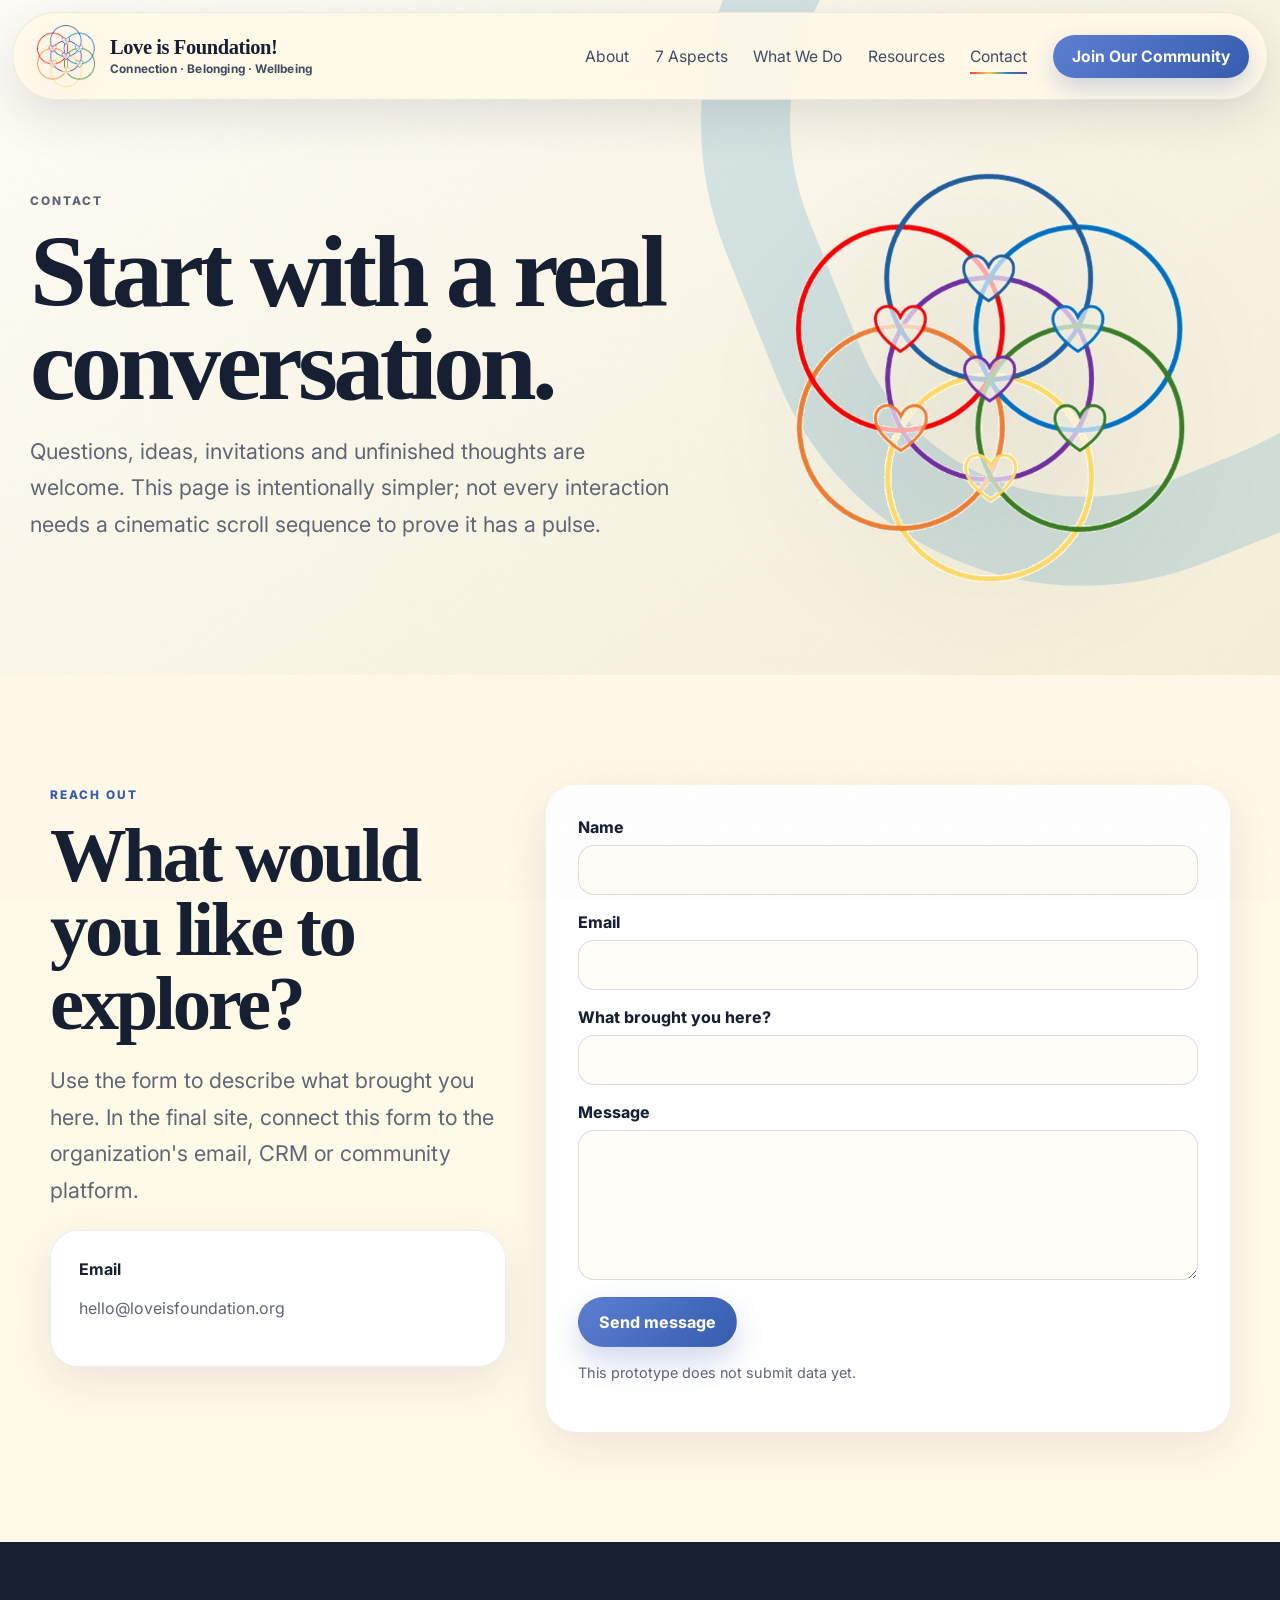
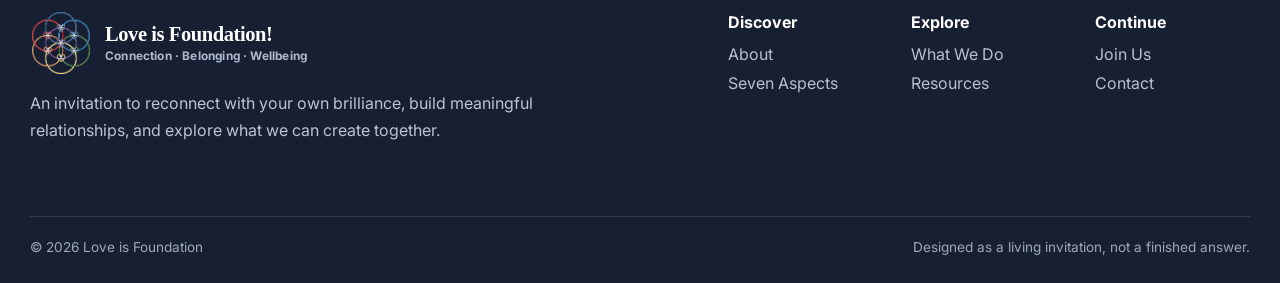
<file: contact.html>
<!doctype html><html lang="en"><head><meta charset="utf-8"><meta name="viewport" content="width=device-width,initial-scale=1,viewport-fit=cover"><meta name="theme-color" content="#fff9e8"><title>Contact — Love is Foundation</title><meta name="description" content="Love is Foundation: connection, belonging, wellbeing, and human possibility."><link rel="preconnect" href="https://fonts.googleapis.com"><link rel="preconnect" href="https://fonts.gstatic.com" crossorigin><link href="https://fonts.googleapis.com/css2?family=Inter:wght@400;500;600;700;800&display=swap" rel="stylesheet"><link rel="stylesheet" href="assets/site.css"></head><body class="contact-page"><a class="skip-link" href="#main">Skip to content</a>
<header class="site-header" data-header>
  <a class="brand" href="index.html" aria-label="Love is Foundation home"><img class="brand-logo" src="assets/lif-logo.png" alt="Love is Foundation seven-circle heart logo"><span class="brand-copy"><strong>Love is Foundation!</strong><small>Connection · Belonging · Wellbeing</small></span></a>
  <button class="nav-toggle" type="button" aria-expanded="false" aria-controls="site-nav" data-nav-toggle><span></span><span></span><span></span><span class="sr-only">Open navigation</span></button>
  <nav class="site-nav" id="site-nav" data-nav>
    <a href="about.html">About</a><a href="seven-aspects.html">7 Aspects</a><a href="offerings.html">What We Do</a><a href="resources.html">Resources</a><a href="contact.html">Contact</a><a class="nav-cta" href="join.html">Join Our Community</a>
  </nav>
</header><main id="main"><section class="page-hero" style="--page-accent:#2483bd"><div class="page-hero-copy"><p class="eyebrow">Contact</p><h1>Start with a real conversation.</h1><p class="lede">Questions, ideas, invitations and unfinished thoughts are welcome. This page is intentionally simpler; not every interaction needs a cinematic scroll sequence to prove it has a pulse.</p></div><div class="page-hero-mark"><img src="assets/lif-logo.png" alt=""></div></section><section class="standard-section"><div class="contact-layout"><div><p class="eyebrow">Reach out</p><h2>What would you like to explore?</h2><p class="lede">Use the form to describe what brought you here. In the final site, connect this form to the organization's email, CRM or community platform.</p><div class="info-card"><strong>Email</strong><p>hello@loveisfoundation.org</p></div></div><form class="contact-form" data-contact-form><div class="field"><label for="name">Name</label><input id="name" name="name" required></div><div class="field"><label for="email">Email</label><input id="email" name="email" type="email" required></div><div class="field"><label for="interest">What brought you here?</label><input id="interest" name="interest"></div><div class="field"><label for="message">Message</label><textarea id="message" name="message" required></textarea></div><button class="button button-primary" type="submit">Send message</button><p class="form-note" data-form-note>This prototype does not submit data yet.</p></form></div></section></main><footer class="site-footer"><div class="footer-main"><div><a class="brand footer-brand" href="index.html"><img class="brand-logo" src="assets/lif-logo.png" alt=""><span class="brand-copy"><strong>Love is Foundation!</strong><small>Connection · Belonging · Wellbeing</small></span></a><p class="footer-copy">An invitation to reconnect with your own brilliance, build meaningful relationships, and explore what we can create together.</p></div><div class="footer-links"><div><strong>Discover</strong><a href="about.html">About</a><a href="seven-aspects.html">Seven Aspects</a></div><div><strong>Explore</strong><a href="offerings.html">What We Do</a><a href="resources.html">Resources</a></div><div><strong>Continue</strong><a href="join.html">Join Us</a><a href="contact.html">Contact</a></div></div></div><div class="footer-bottom"><span>© 2026 Love is Foundation</span><span>Designed as a living invitation, not a finished answer.</span></div></footer><script src="assets/site.js"></script></body></html>
</file>
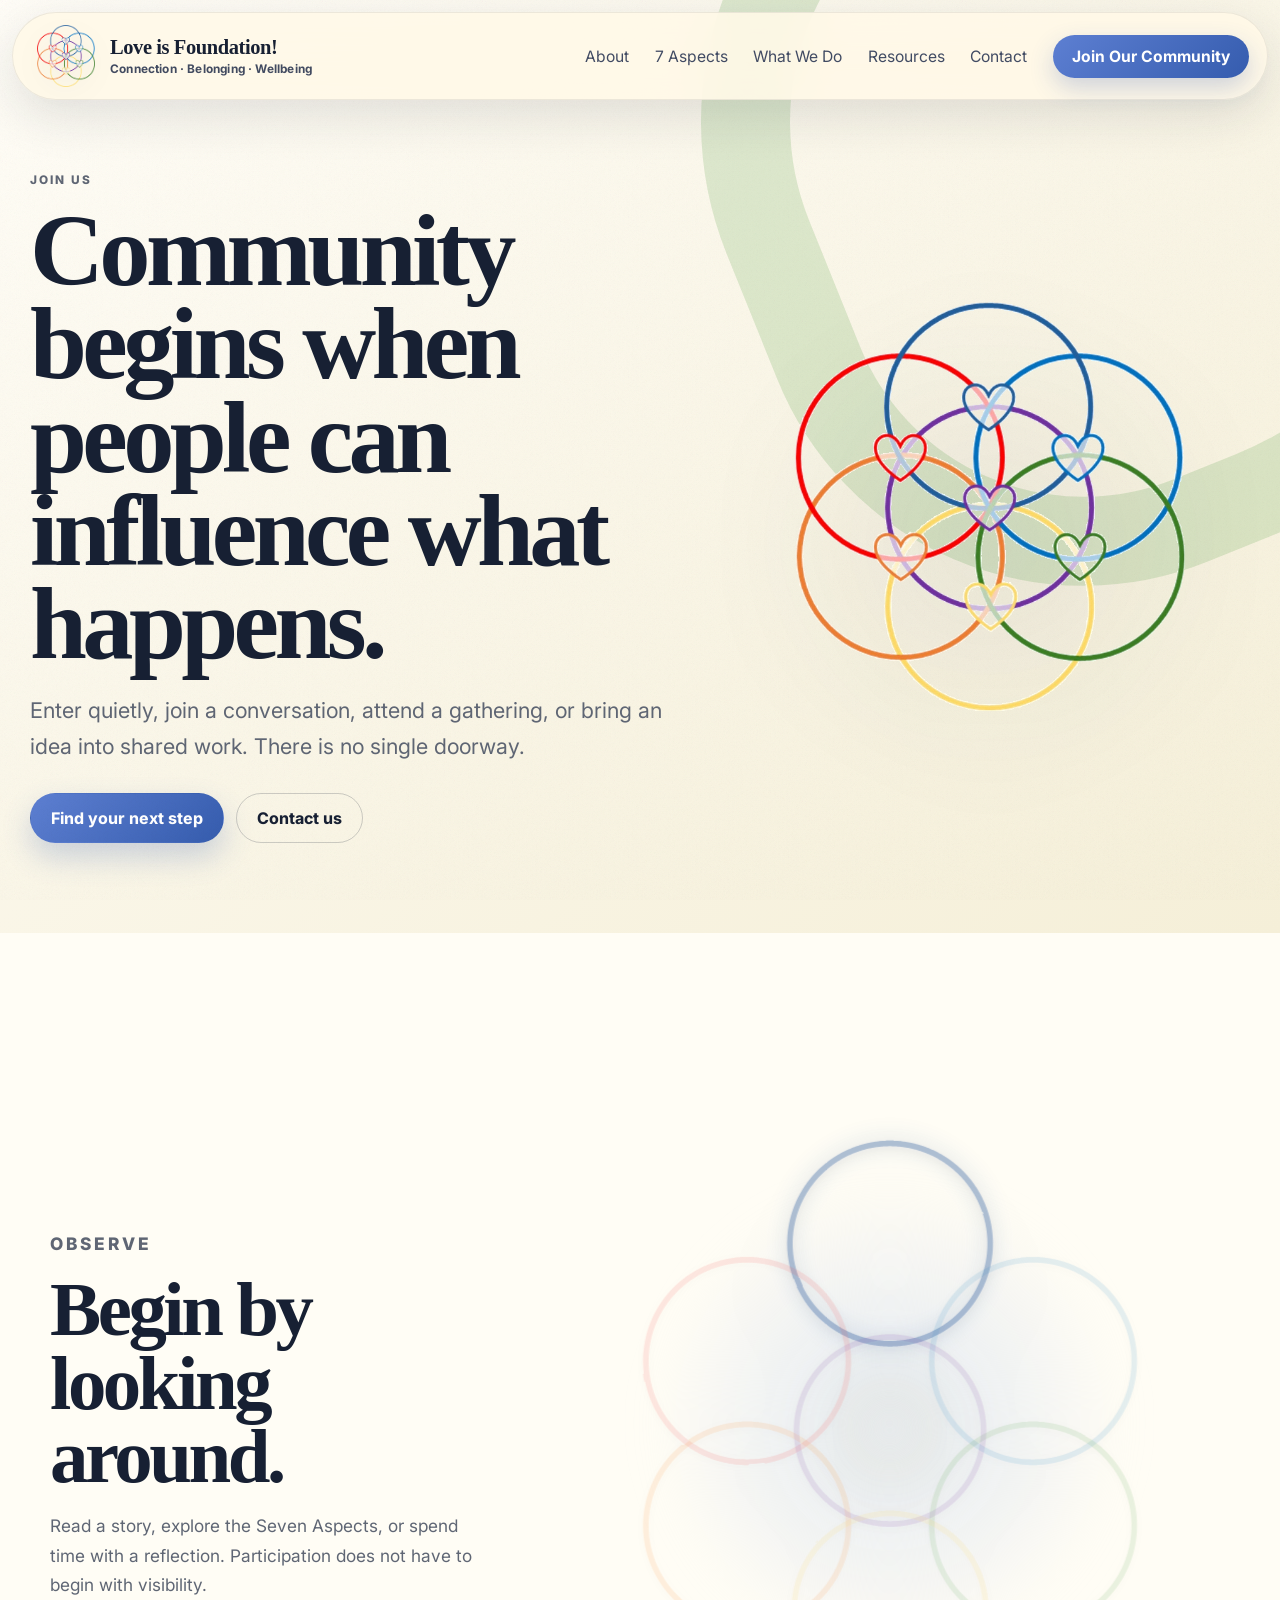
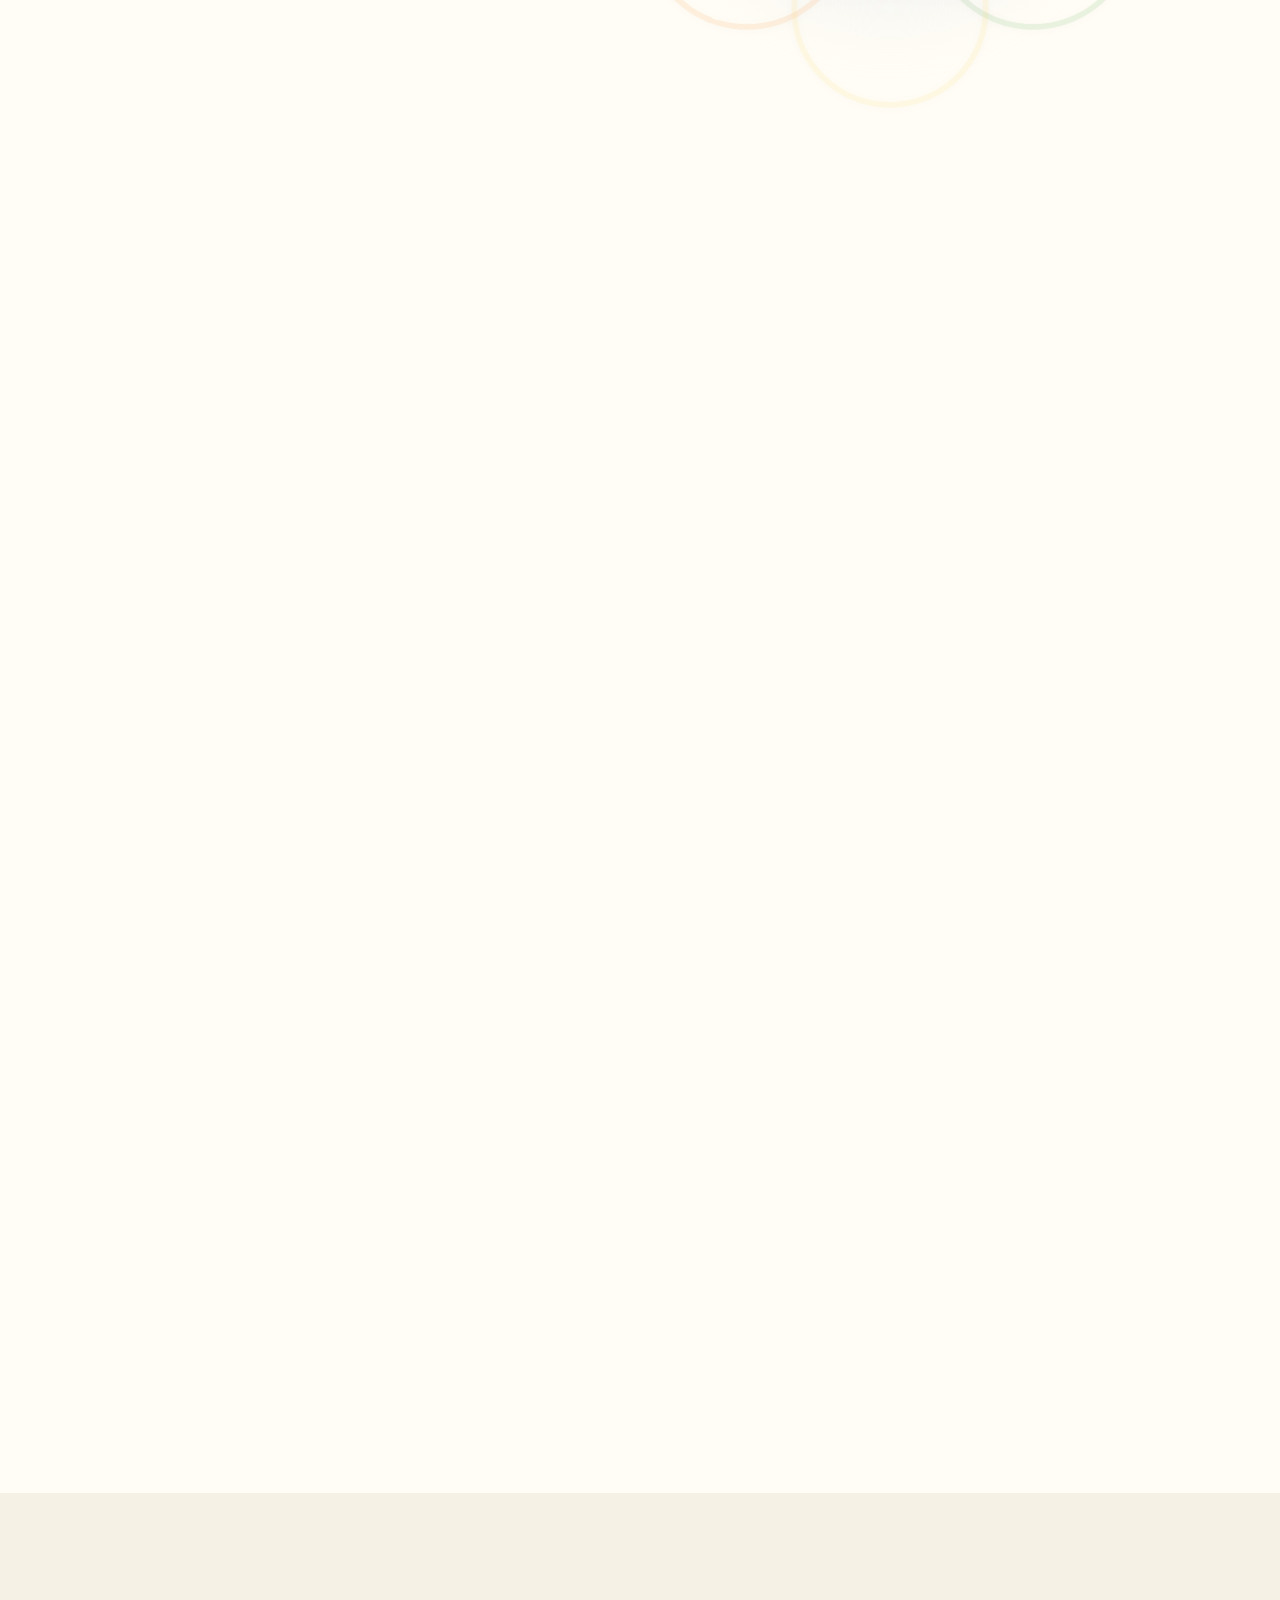
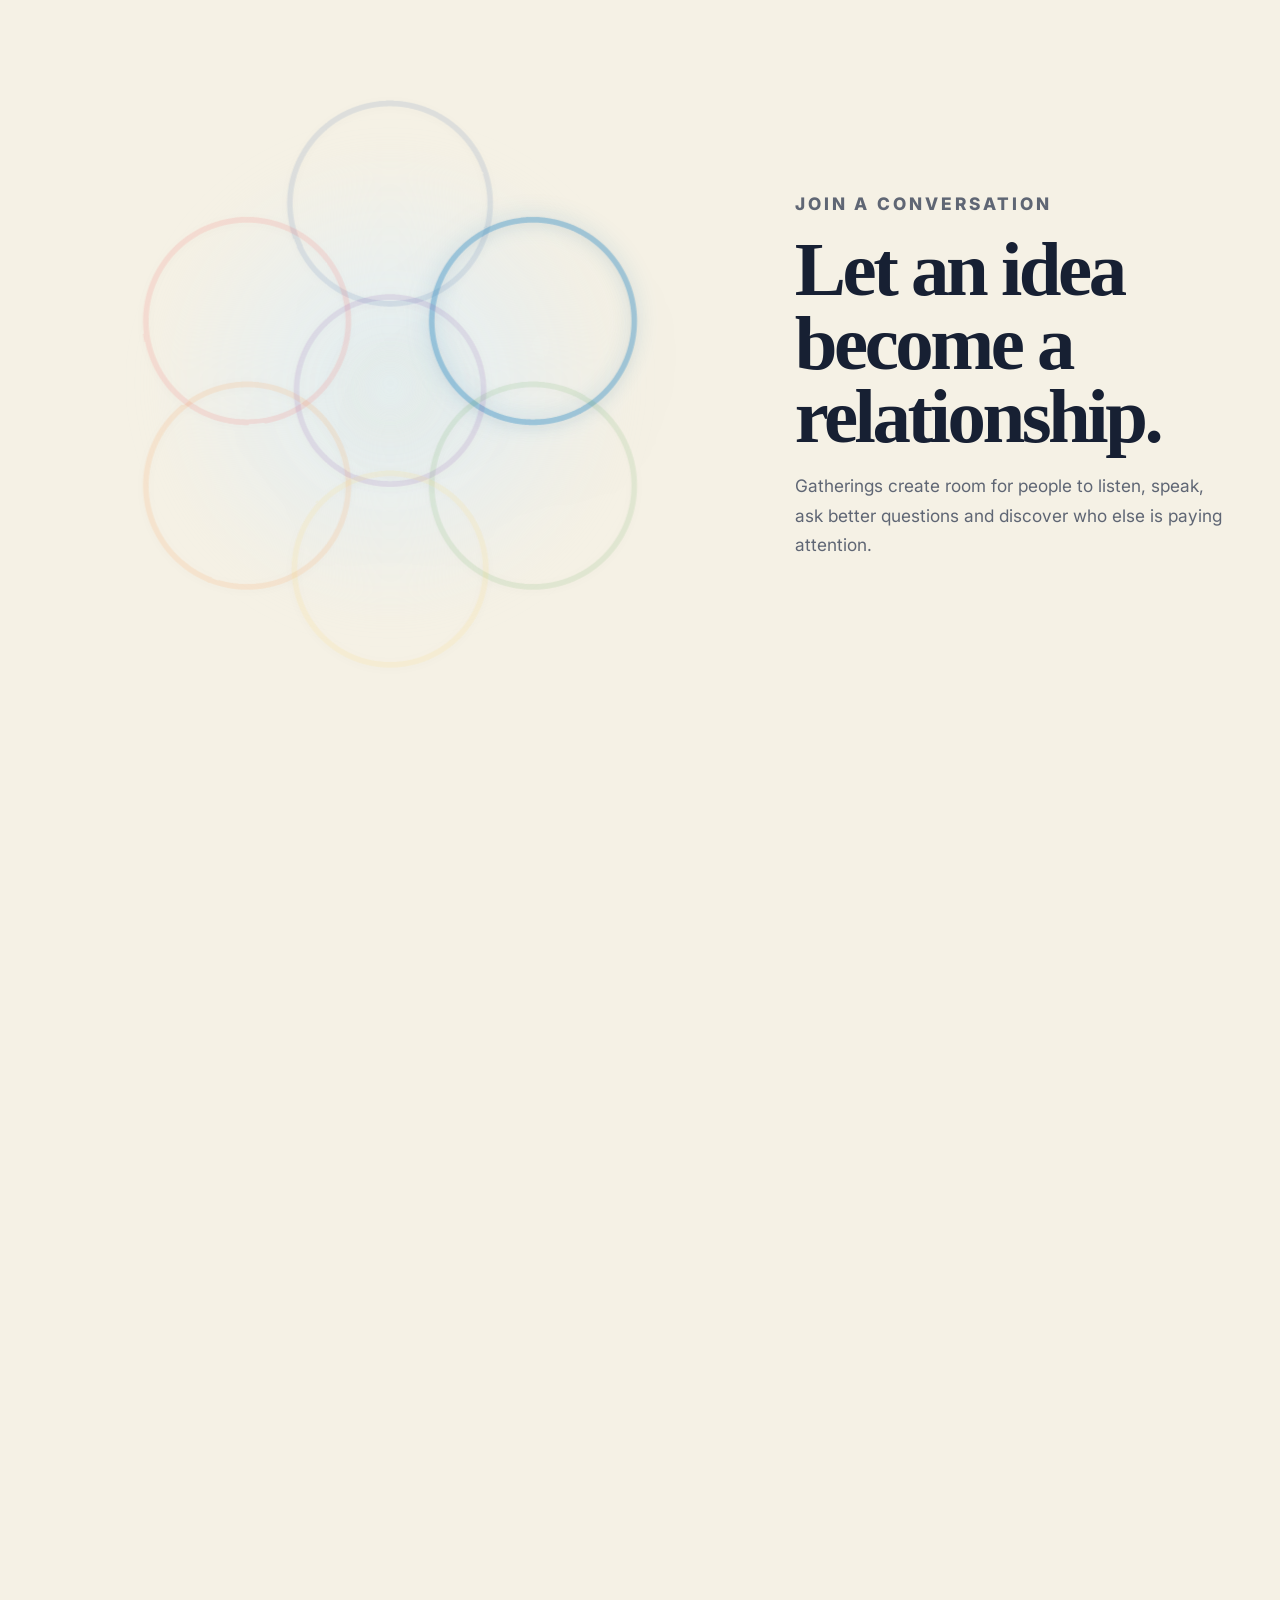
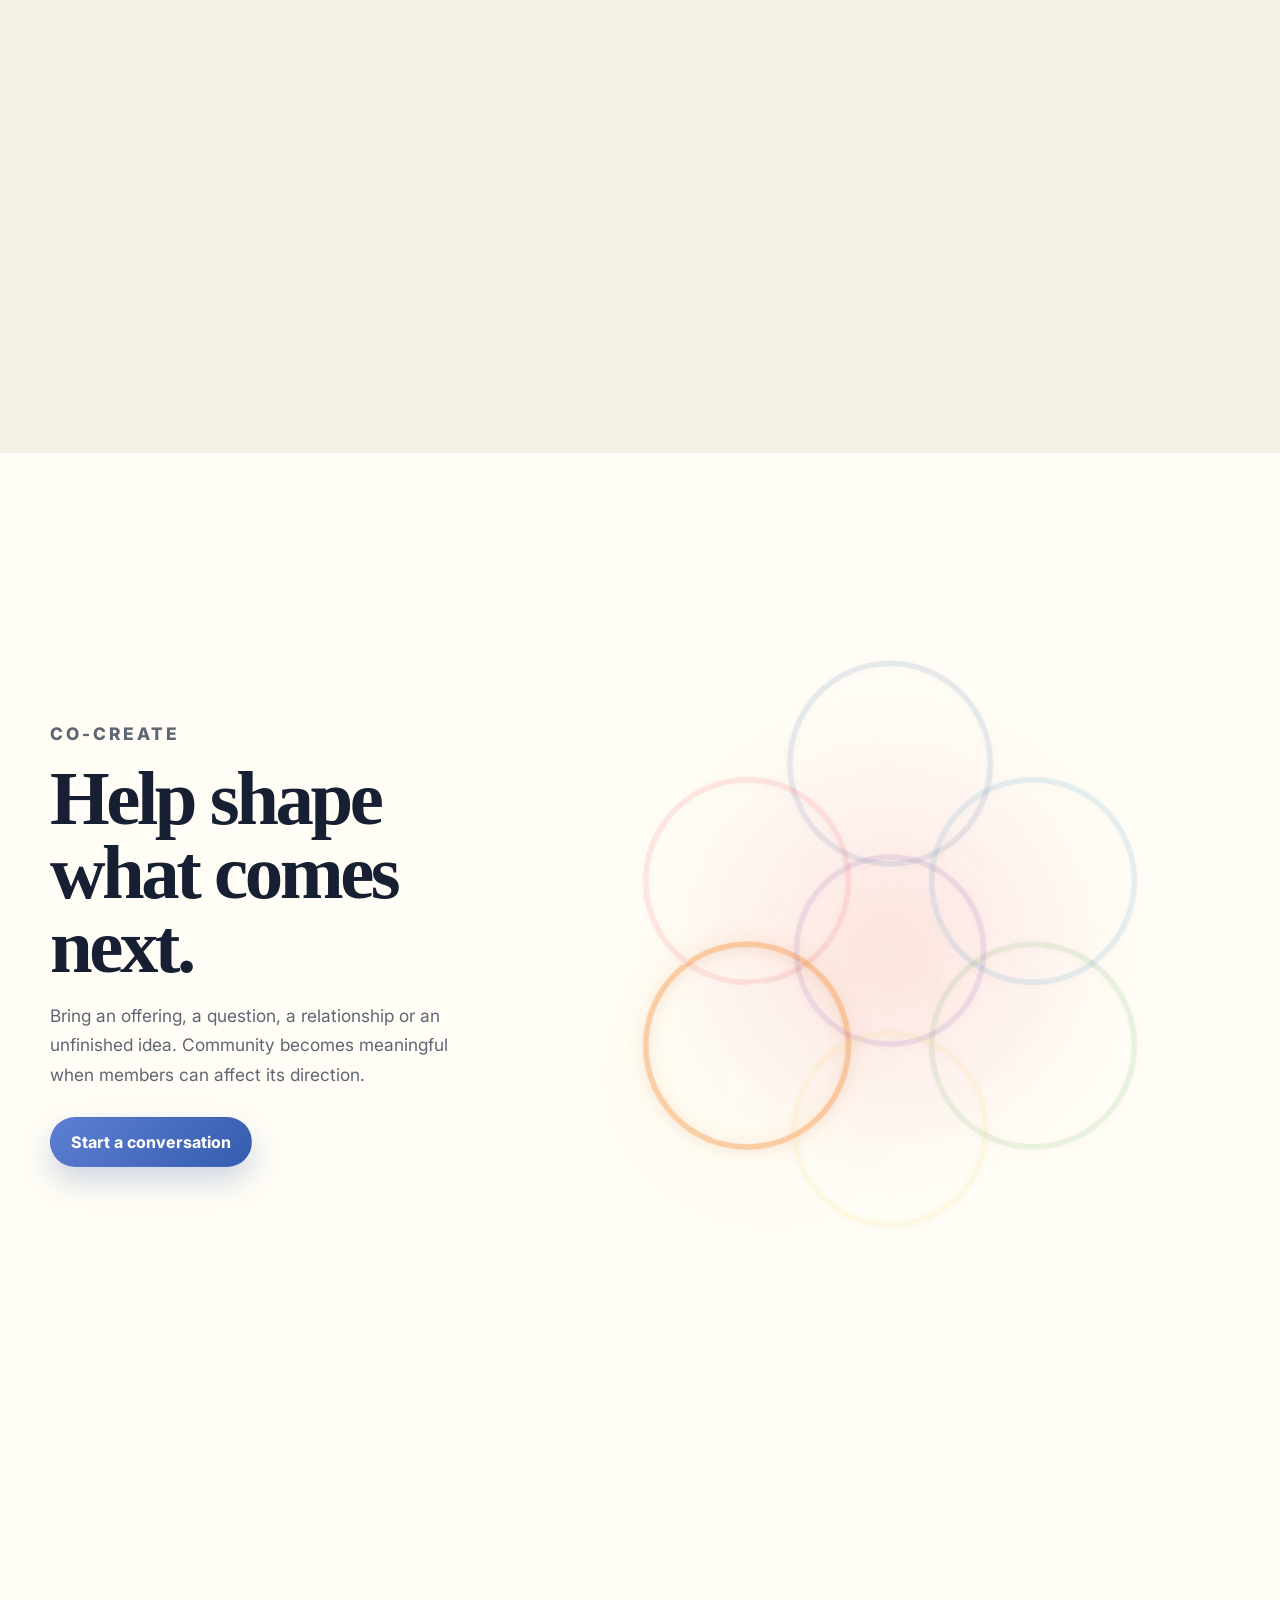
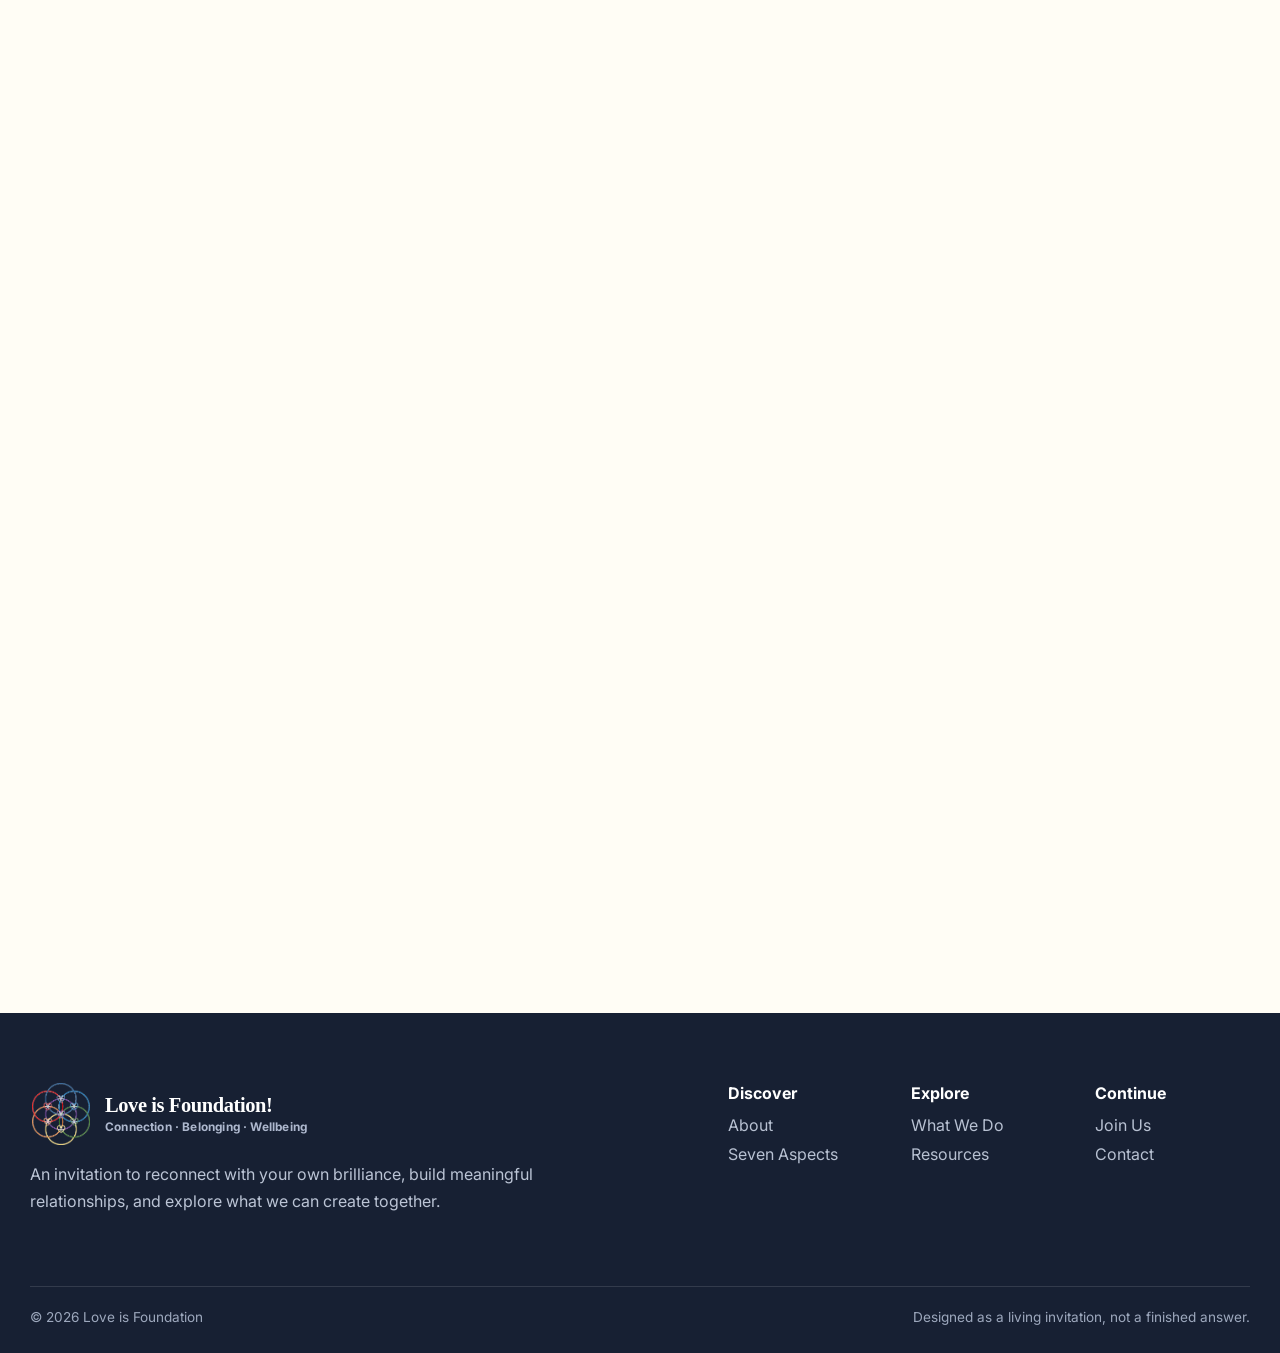
<file: join.html>
<!doctype html><html lang="en"><head><meta charset="utf-8"><meta name="viewport" content="width=device-width,initial-scale=1,viewport-fit=cover"><meta name="theme-color" content="#fff9e8"><title>Join Us — Love is Foundation</title><meta name="description" content="Love is Foundation: connection, belonging, wellbeing, and human possibility."><link rel="preconnect" href="https://fonts.googleapis.com"><link rel="preconnect" href="https://fonts.gstatic.com" crossorigin><link href="https://fonts.googleapis.com/css2?family=Inter:wght@400;500;600;700;800&display=swap" rel="stylesheet"><link rel="stylesheet" href="assets/site.css"></head><body class="join-page"><a class="skip-link" href="#main">Skip to content</a>
<header class="site-header" data-header>
  <a class="brand" href="index.html" aria-label="Love is Foundation home"><img class="brand-logo" src="assets/lif-logo.png" alt="Love is Foundation seven-circle heart logo"><span class="brand-copy"><strong>Love is Foundation!</strong><small>Connection · Belonging · Wellbeing</small></span></a>
  <button class="nav-toggle" type="button" aria-expanded="false" aria-controls="site-nav" data-nav-toggle><span></span><span></span><span></span><span class="sr-only">Open navigation</span></button>
  <nav class="site-nav" id="site-nav" data-nav>
    <a href="about.html">About</a><a href="seven-aspects.html">7 Aspects</a><a href="offerings.html">What We Do</a><a href="resources.html">Resources</a><a href="contact.html">Contact</a><a class="nav-cta" href="join.html">Join Our Community</a>
  </nav>
</header><main id="main"><section class="page-hero" style="--page-accent:#4d993f"><div class="page-hero-copy"><p class="eyebrow">Join us</p><h1>Community begins when people can influence what happens.</h1><p class="lede">Enter quietly, join a conversation, attend a gathering, or bring an idea into shared work. There is no single doorway.</p><div class="actions"><a class="button button-primary" href="#ways">Find your next step</a><a class="button button-outline" href="contact.html">Contact us</a></div></div><div class="page-hero-mark"><img src="assets/lif-logo.png" alt=""></div></section>
<section class="topic-story" id="ways" data-topic-story style="--topic-accent:#315e9f"><div class="topic-stage"><div class="topic-copy"><p class="eyebrow">Observe</p><h2>Begin by looking around.</h2><p>Read a story, explore the Seven Aspects, or spend time with a reflection. Participation does not have to begin with visibility.</p></div><div class="topic-visual"><div class="emblem-host" data-active="0"></div></div></div></section>
<section class="topic-story reverse" data-topic-story style="--topic-accent:#2483bd;--topic-bg:#f5f1e5"><div class="topic-stage"><div class="topic-copy"><p class="eyebrow">Join a conversation</p><h2>Let an idea become a relationship.</h2><p>Gatherings create room for people to listen, speak, ask better questions and discover who else is paying attention.</p></div><div class="topic-visual"><div class="emblem-host" data-active="2"></div></div></div></section>
<section class="topic-story" data-topic-story style="--topic-accent:#ef3f3f"><div class="topic-stage"><div class="topic-copy"><p class="eyebrow">Co-create</p><h2>Help shape what comes next.</h2><p>Bring an offering, a question, a relationship or an unfinished idea. Community becomes meaningful when members can affect its direction.</p><div class="actions"><a class="button button-primary" href="contact.html">Start a conversation</a></div></div><div class="topic-visual"><div class="emblem-host" data-active="3"></div></div></div></section></main><footer class="site-footer"><div class="footer-main"><div><a class="brand footer-brand" href="index.html"><img class="brand-logo" src="assets/lif-logo.png" alt=""><span class="brand-copy"><strong>Love is Foundation!</strong><small>Connection · Belonging · Wellbeing</small></span></a><p class="footer-copy">An invitation to reconnect with your own brilliance, build meaningful relationships, and explore what we can create together.</p></div><div class="footer-links"><div><strong>Discover</strong><a href="about.html">About</a><a href="seven-aspects.html">Seven Aspects</a></div><div><strong>Explore</strong><a href="offerings.html">What We Do</a><a href="resources.html">Resources</a></div><div><strong>Continue</strong><a href="join.html">Join Us</a><a href="contact.html">Contact</a></div></div></div><div class="footer-bottom"><span>© 2026 Love is Foundation</span><span>Designed as a living invitation, not a finished answer.</span></div></footer><script src="assets/site.js"></script></body></html>
</file>
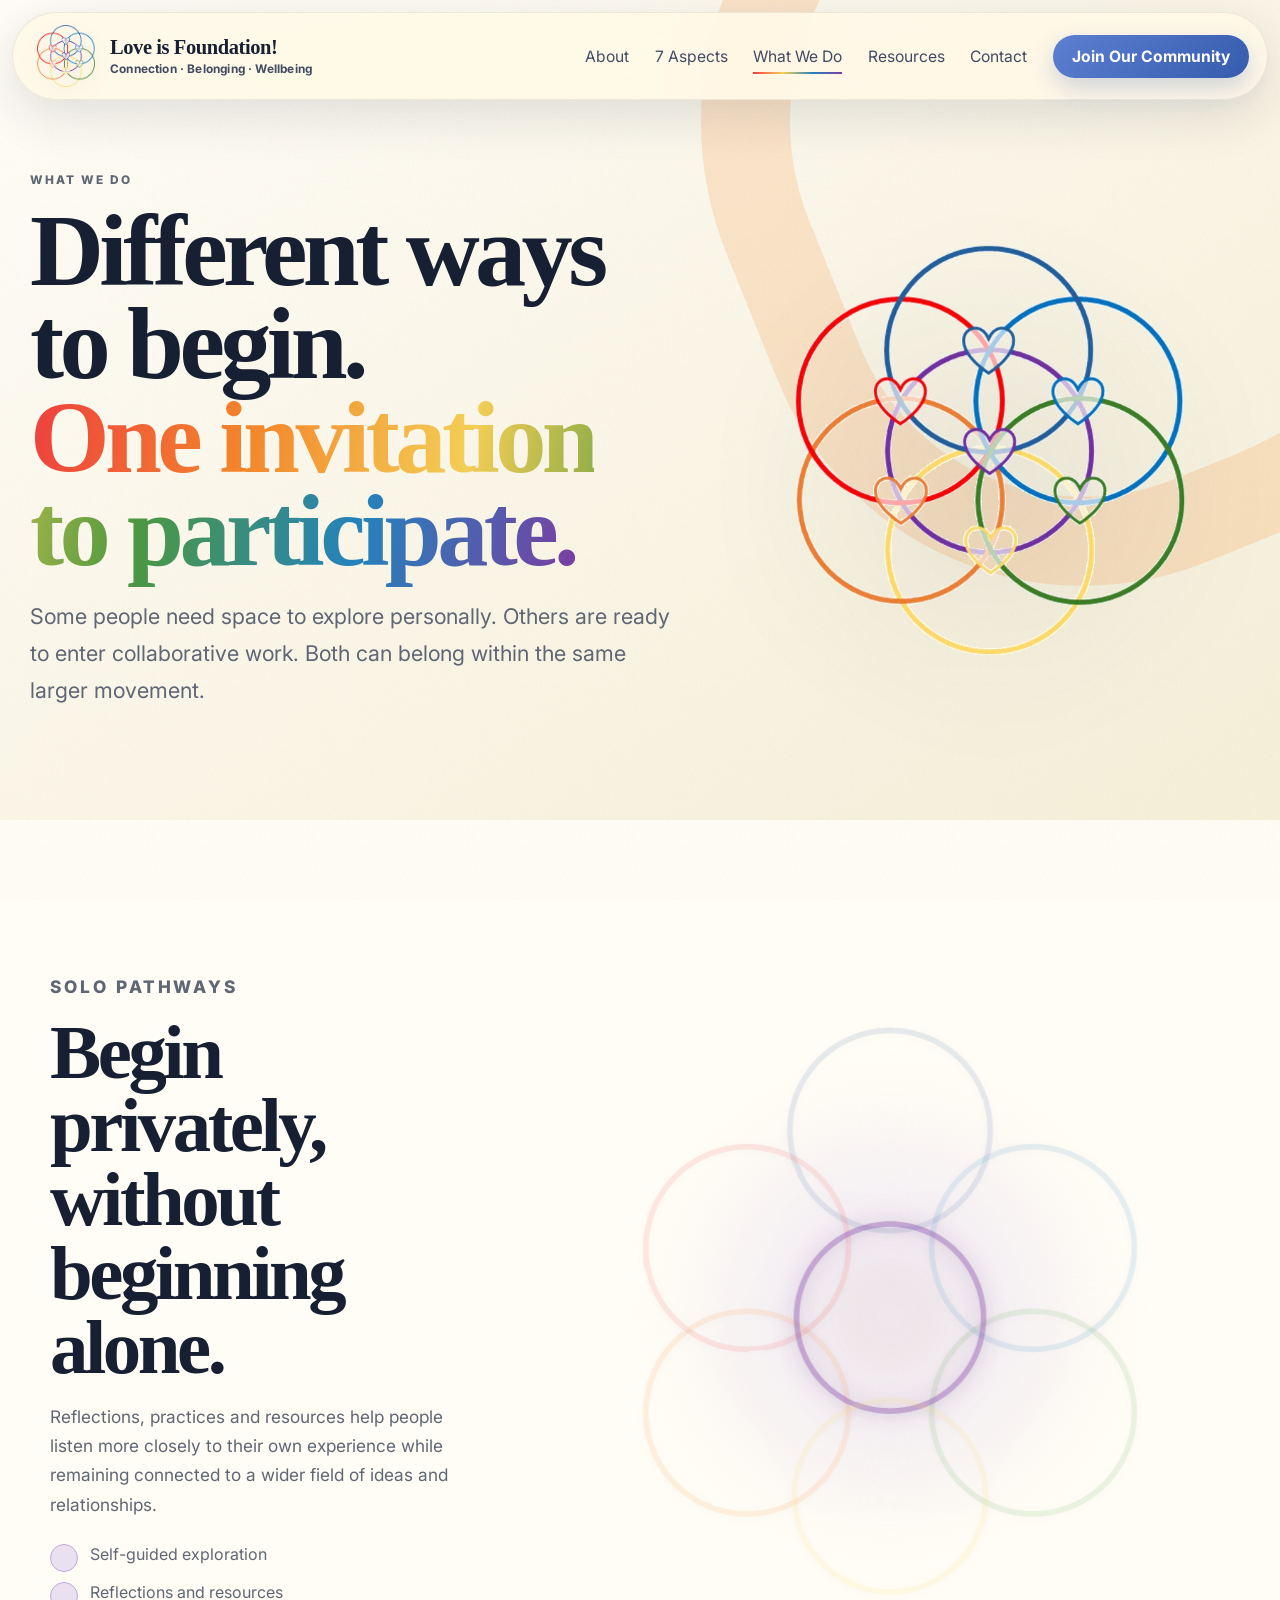
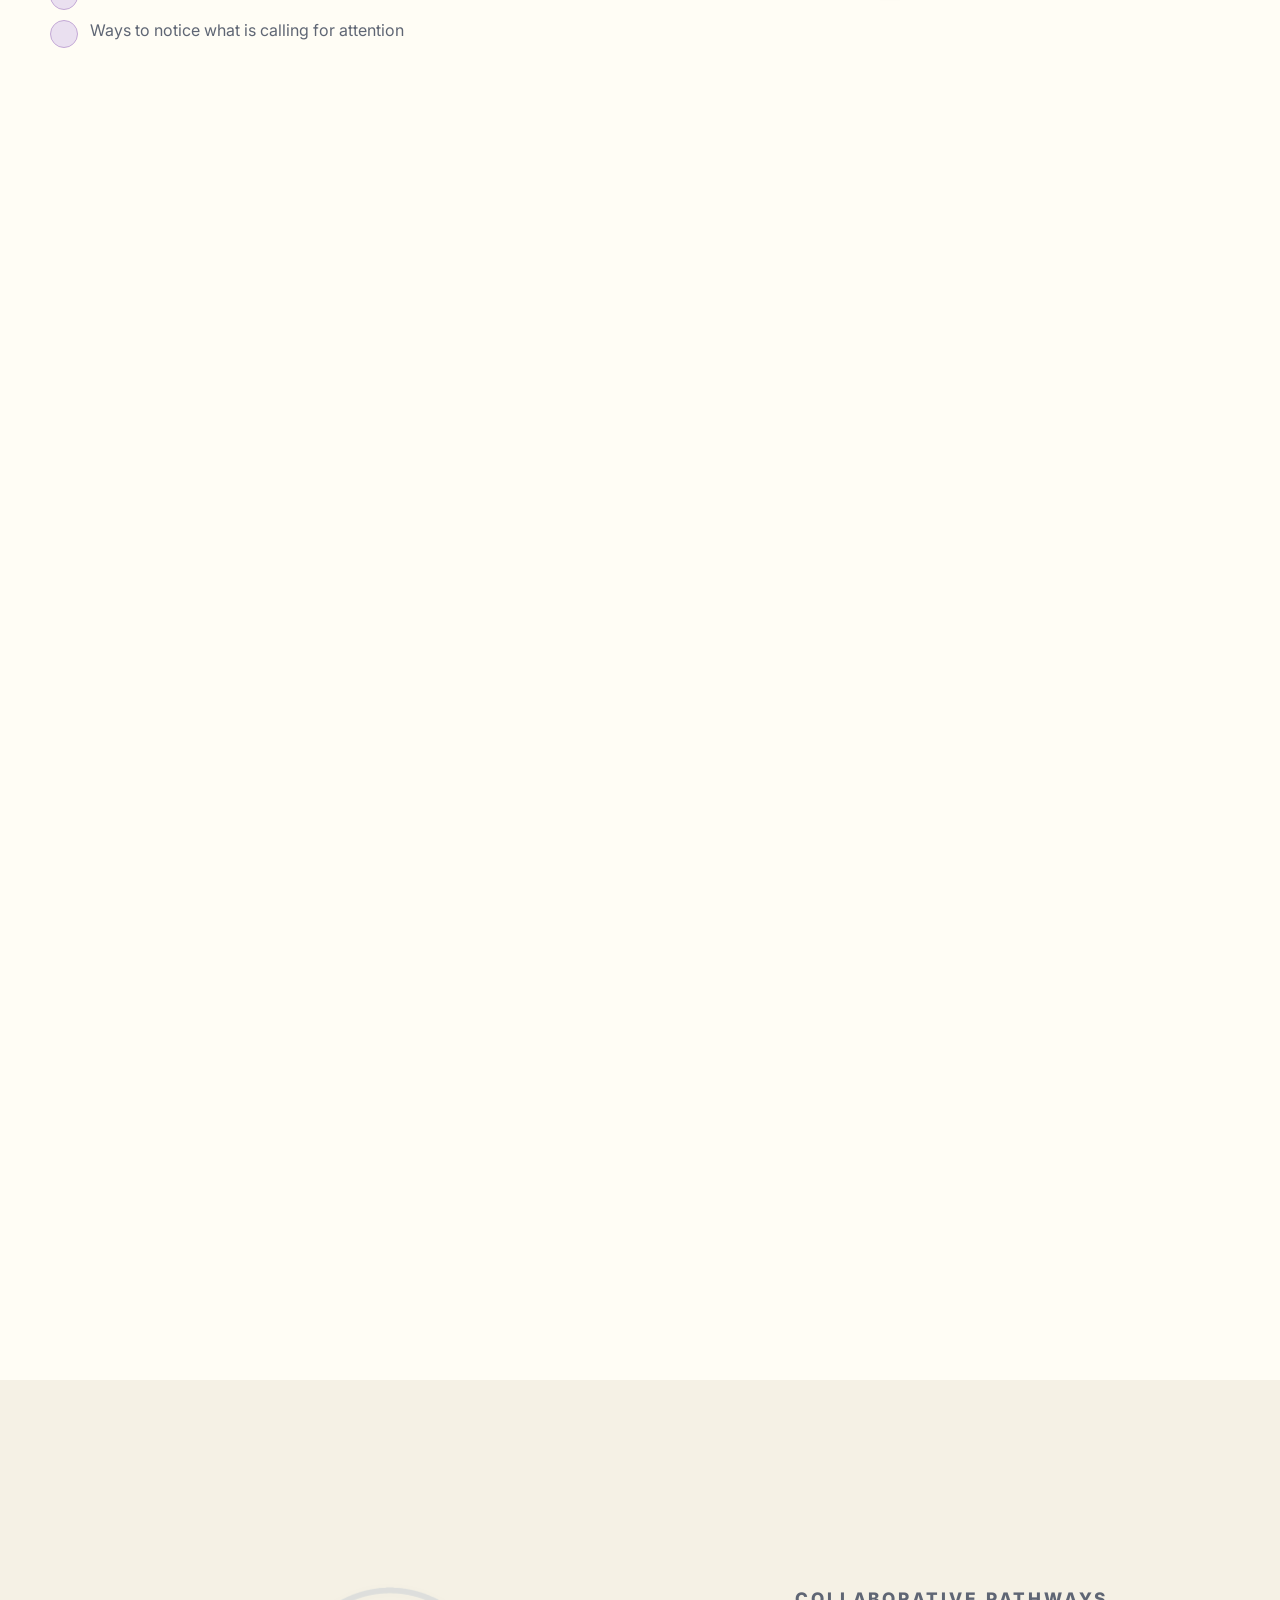
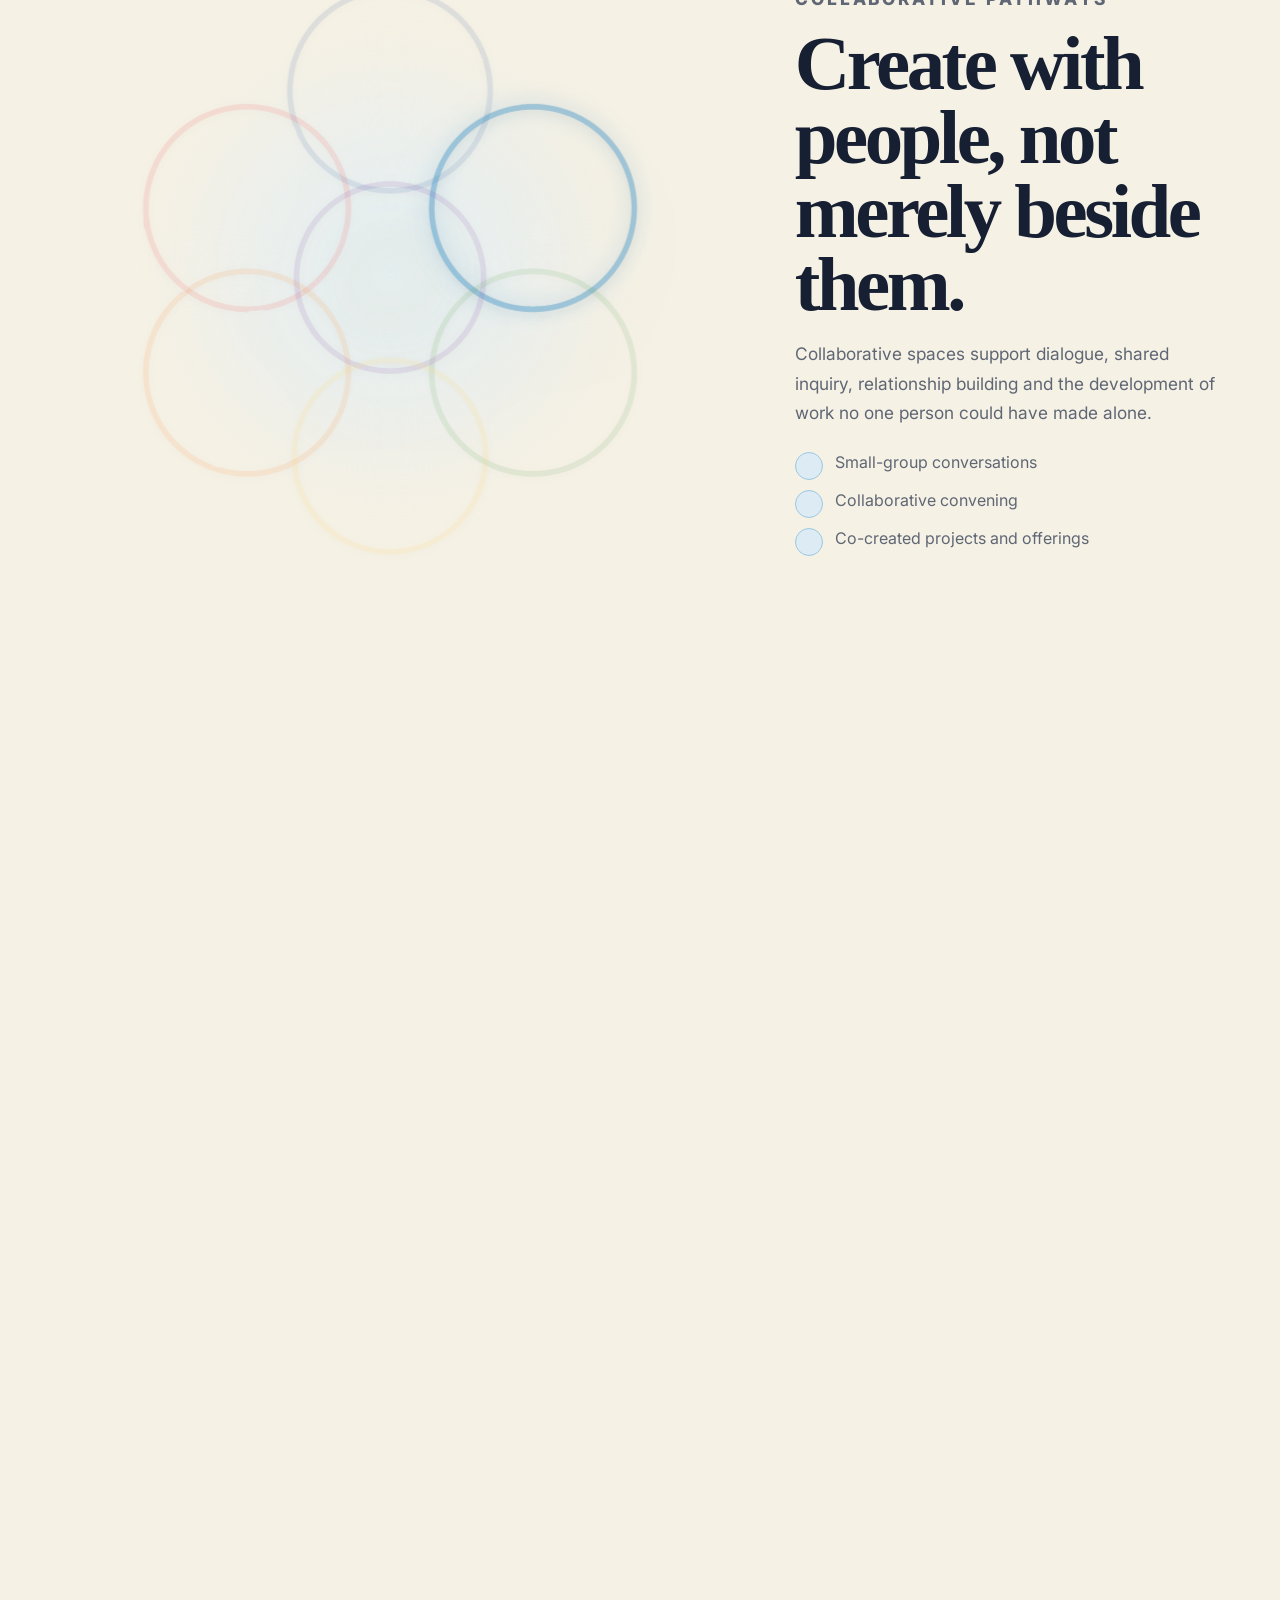
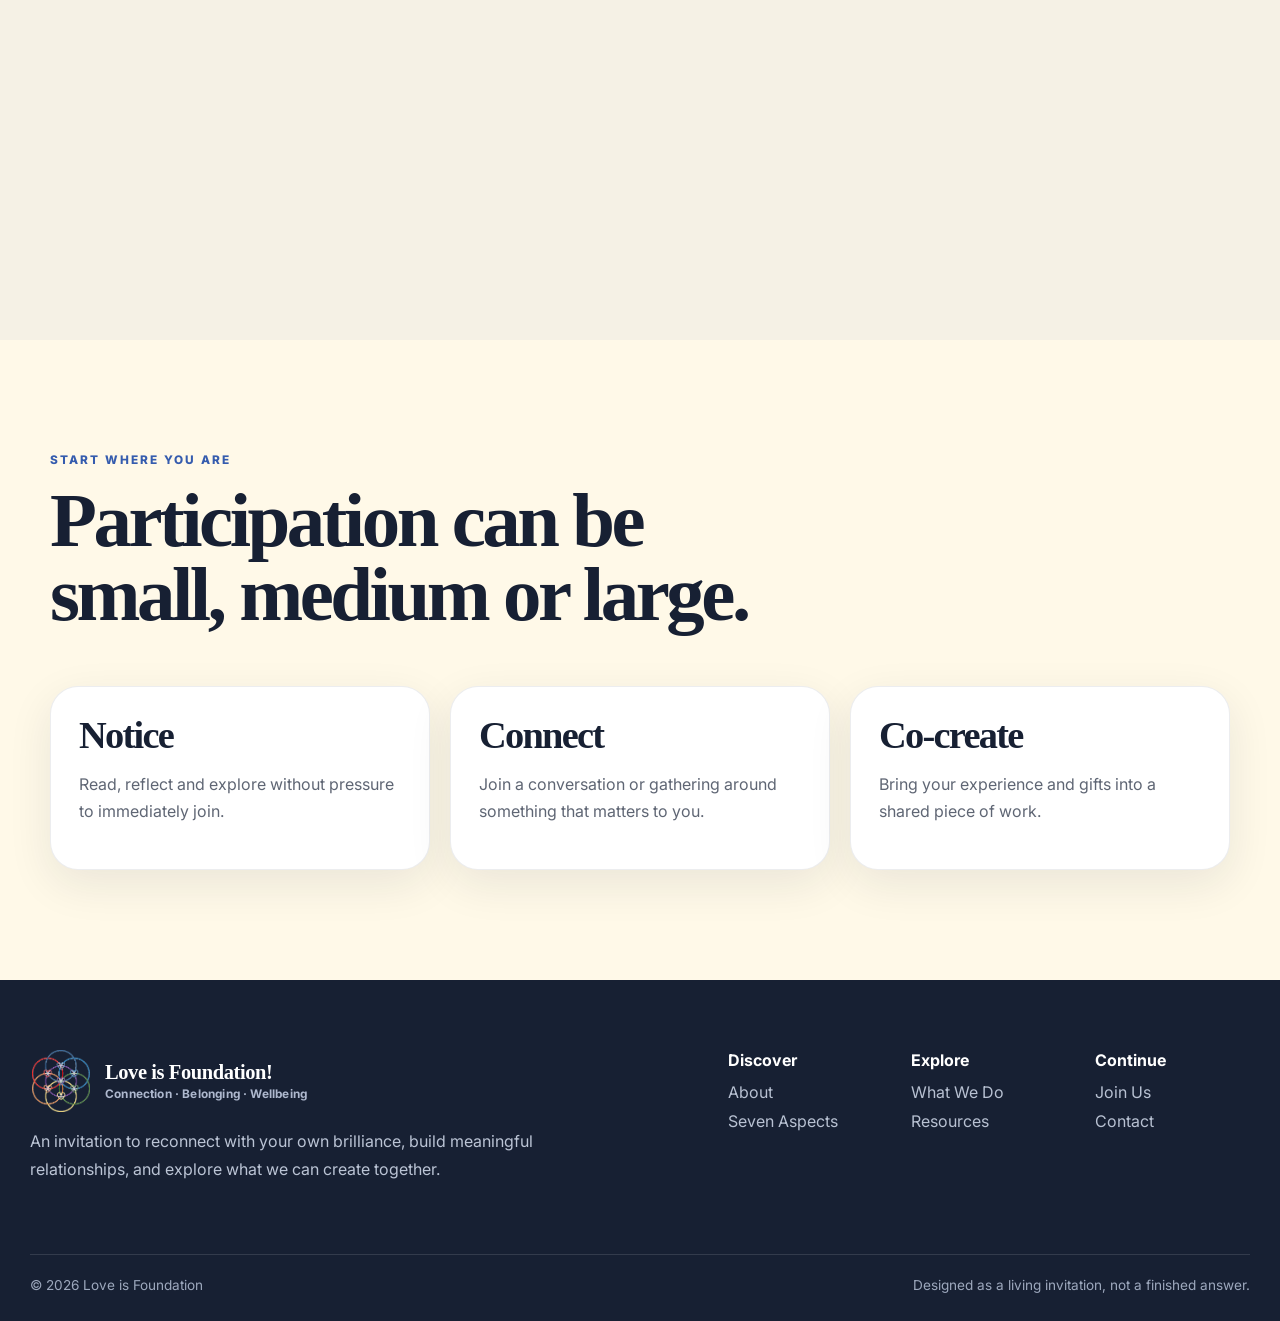
<file: offerings.html>
<!doctype html><html lang="en"><head><meta charset="utf-8"><meta name="viewport" content="width=device-width,initial-scale=1,viewport-fit=cover"><meta name="theme-color" content="#fff9e8"><title>What We Do — Love is Foundation</title><meta name="description" content="Love is Foundation: connection, belonging, wellbeing, and human possibility."><link rel="preconnect" href="https://fonts.googleapis.com"><link rel="preconnect" href="https://fonts.gstatic.com" crossorigin><link href="https://fonts.googleapis.com/css2?family=Inter:wght@400;500;600;700;800&display=swap" rel="stylesheet"><link rel="stylesheet" href="assets/site.css"></head><body class="offerings-page"><a class="skip-link" href="#main">Skip to content</a>
<header class="site-header" data-header>
  <a class="brand" href="index.html" aria-label="Love is Foundation home"><img class="brand-logo" src="assets/lif-logo.png" alt="Love is Foundation seven-circle heart logo"><span class="brand-copy"><strong>Love is Foundation!</strong><small>Connection · Belonging · Wellbeing</small></span></a>
  <button class="nav-toggle" type="button" aria-expanded="false" aria-controls="site-nav" data-nav-toggle><span></span><span></span><span></span><span class="sr-only">Open navigation</span></button>
  <nav class="site-nav" id="site-nav" data-nav>
    <a href="about.html">About</a><a href="seven-aspects.html">7 Aspects</a><a href="offerings.html">What We Do</a><a href="resources.html">Resources</a><a href="contact.html">Contact</a><a class="nav-cta" href="join.html">Join Our Community</a>
  </nav>
</header><main id="main"><section class="page-hero" style="--page-accent:#f4862b"><div class="page-hero-copy"><p class="eyebrow">What we do</p><h1>Different ways to begin.<br><span class="gradient-text">One invitation to participate.</span></h1><p class="lede">Some people need space to explore personally. Others are ready to enter collaborative work. Both can belong within the same larger movement.</p></div><div class="page-hero-mark"><img src="assets/lif-logo.png" alt=""></div></section>
<section class="topic-story" data-topic-story style="--topic-accent:#7a3ea2"><div class="topic-stage"><div class="topic-copy"><p class="eyebrow">Solo pathways</p><h2>Begin privately, without beginning alone.</h2><p>Reflections, practices and resources help people listen more closely to their own experience while remaining connected to a wider field of ideas and relationships.</p><div class="topic-caption"><span><i></i>Self-guided exploration</span><span><i></i>Reflections and resources</span><span><i></i>Ways to notice what is calling for attention</span></div></div><div class="topic-visual"><div class="emblem-host" data-active="5"></div></div></div></section>
<section class="topic-story reverse" data-topic-story style="--topic-accent:#2483bd;--topic-bg:#f5f1e5"><div class="topic-stage"><div class="topic-copy"><p class="eyebrow">Collaborative pathways</p><h2>Create with people, not merely beside them.</h2><p>Collaborative spaces support dialogue, shared inquiry, relationship building and the development of work no one person could have made alone.</p><div class="topic-caption"><span><i></i>Small-group conversations</span><span><i></i>Collaborative convening</span><span><i></i>Co-created projects and offerings</span></div></div><div class="topic-visual"><div class="emblem-host" data-active="2"></div></div></div></section>
<section class="standard-section"><div class="section-heading"><p class="eyebrow">Start where you are</p><h2>Participation can be small, medium or large.</h2></div><div class="card-grid"><article class="info-card"><h3>Notice</h3><p>Read, reflect and explore without pressure to immediately join.</p></article><article class="info-card"><h3>Connect</h3><p>Join a conversation or gathering around something that matters to you.</p></article><article class="info-card"><h3>Co-create</h3><p>Bring your experience and gifts into a shared piece of work.</p></article></div></section></main><footer class="site-footer"><div class="footer-main"><div><a class="brand footer-brand" href="index.html"><img class="brand-logo" src="assets/lif-logo.png" alt=""><span class="brand-copy"><strong>Love is Foundation!</strong><small>Connection · Belonging · Wellbeing</small></span></a><p class="footer-copy">An invitation to reconnect with your own brilliance, build meaningful relationships, and explore what we can create together.</p></div><div class="footer-links"><div><strong>Discover</strong><a href="about.html">About</a><a href="seven-aspects.html">Seven Aspects</a></div><div><strong>Explore</strong><a href="offerings.html">What We Do</a><a href="resources.html">Resources</a></div><div><strong>Continue</strong><a href="join.html">Join Us</a><a href="contact.html">Contact</a></div></div></div><div class="footer-bottom"><span>© 2026 Love is Foundation</span><span>Designed as a living invitation, not a finished answer.</span></div></footer><script src="assets/site.js"></script></body></html>
</file>
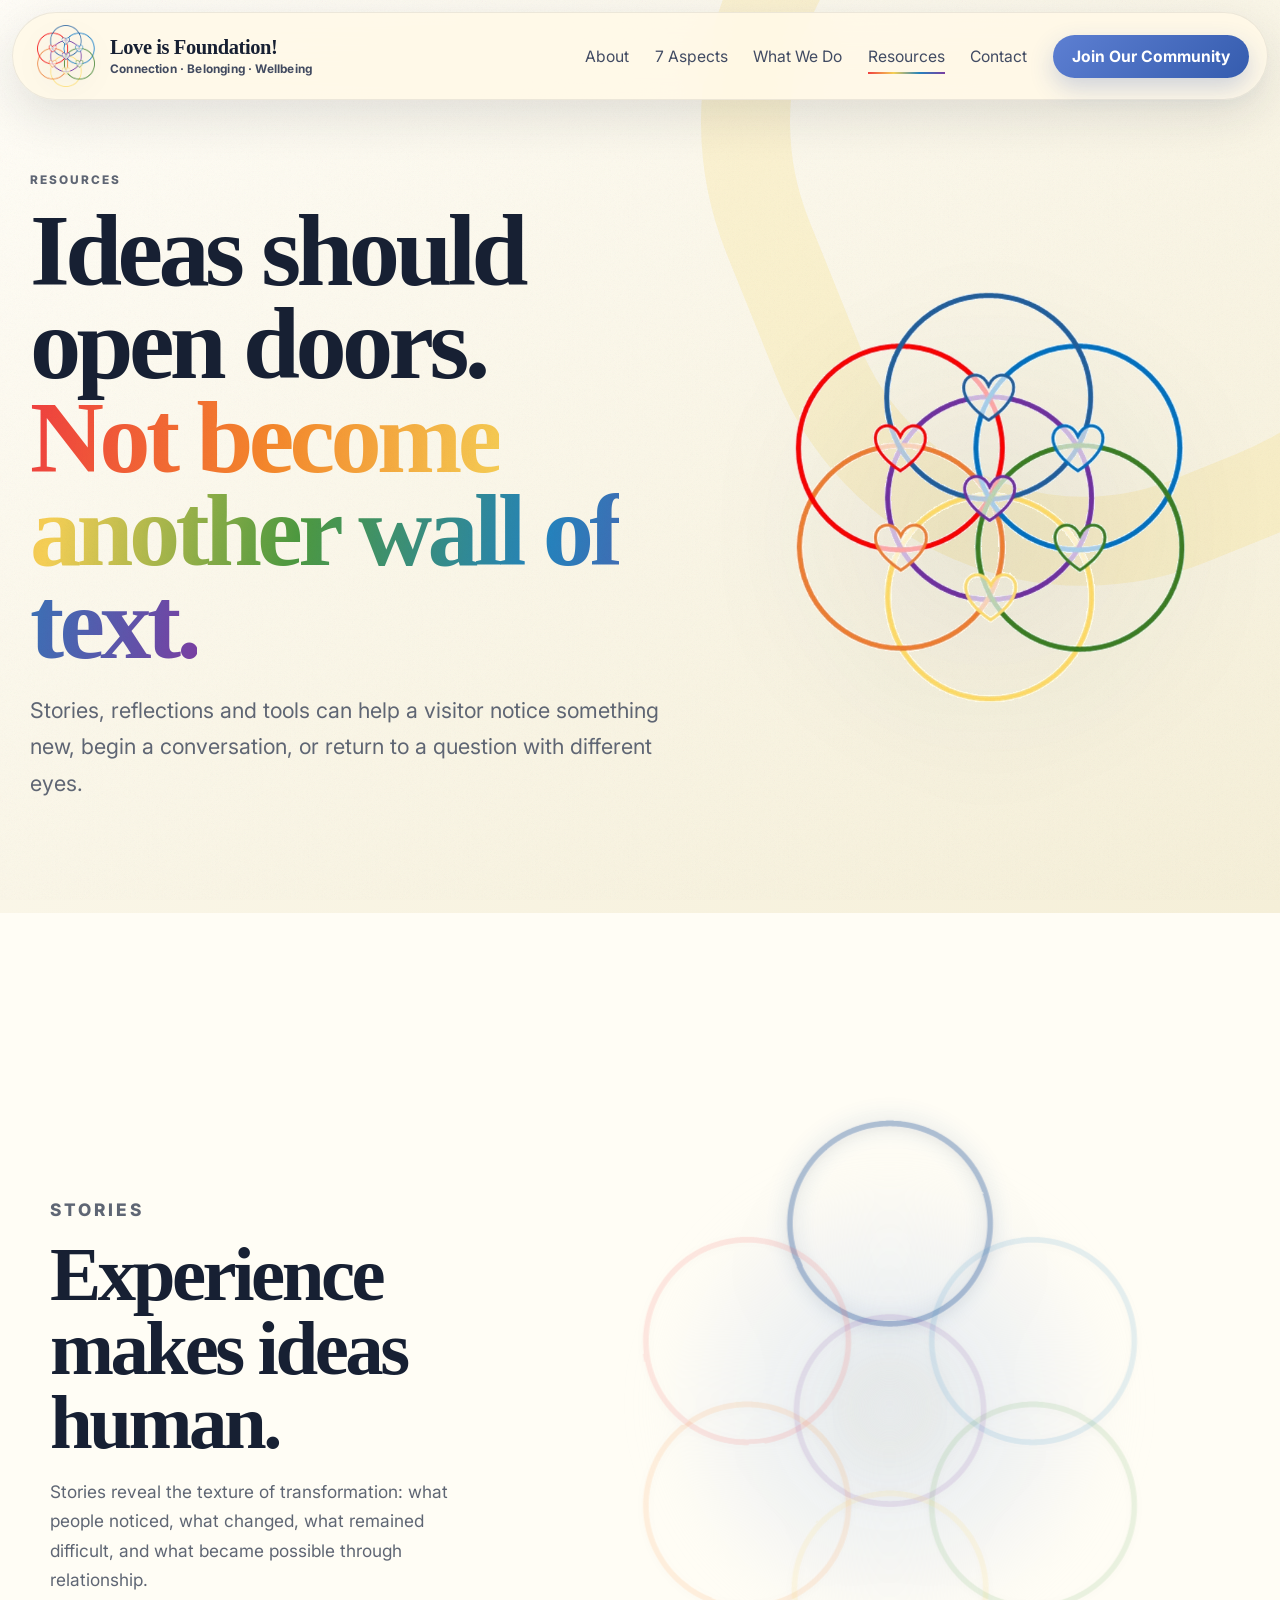
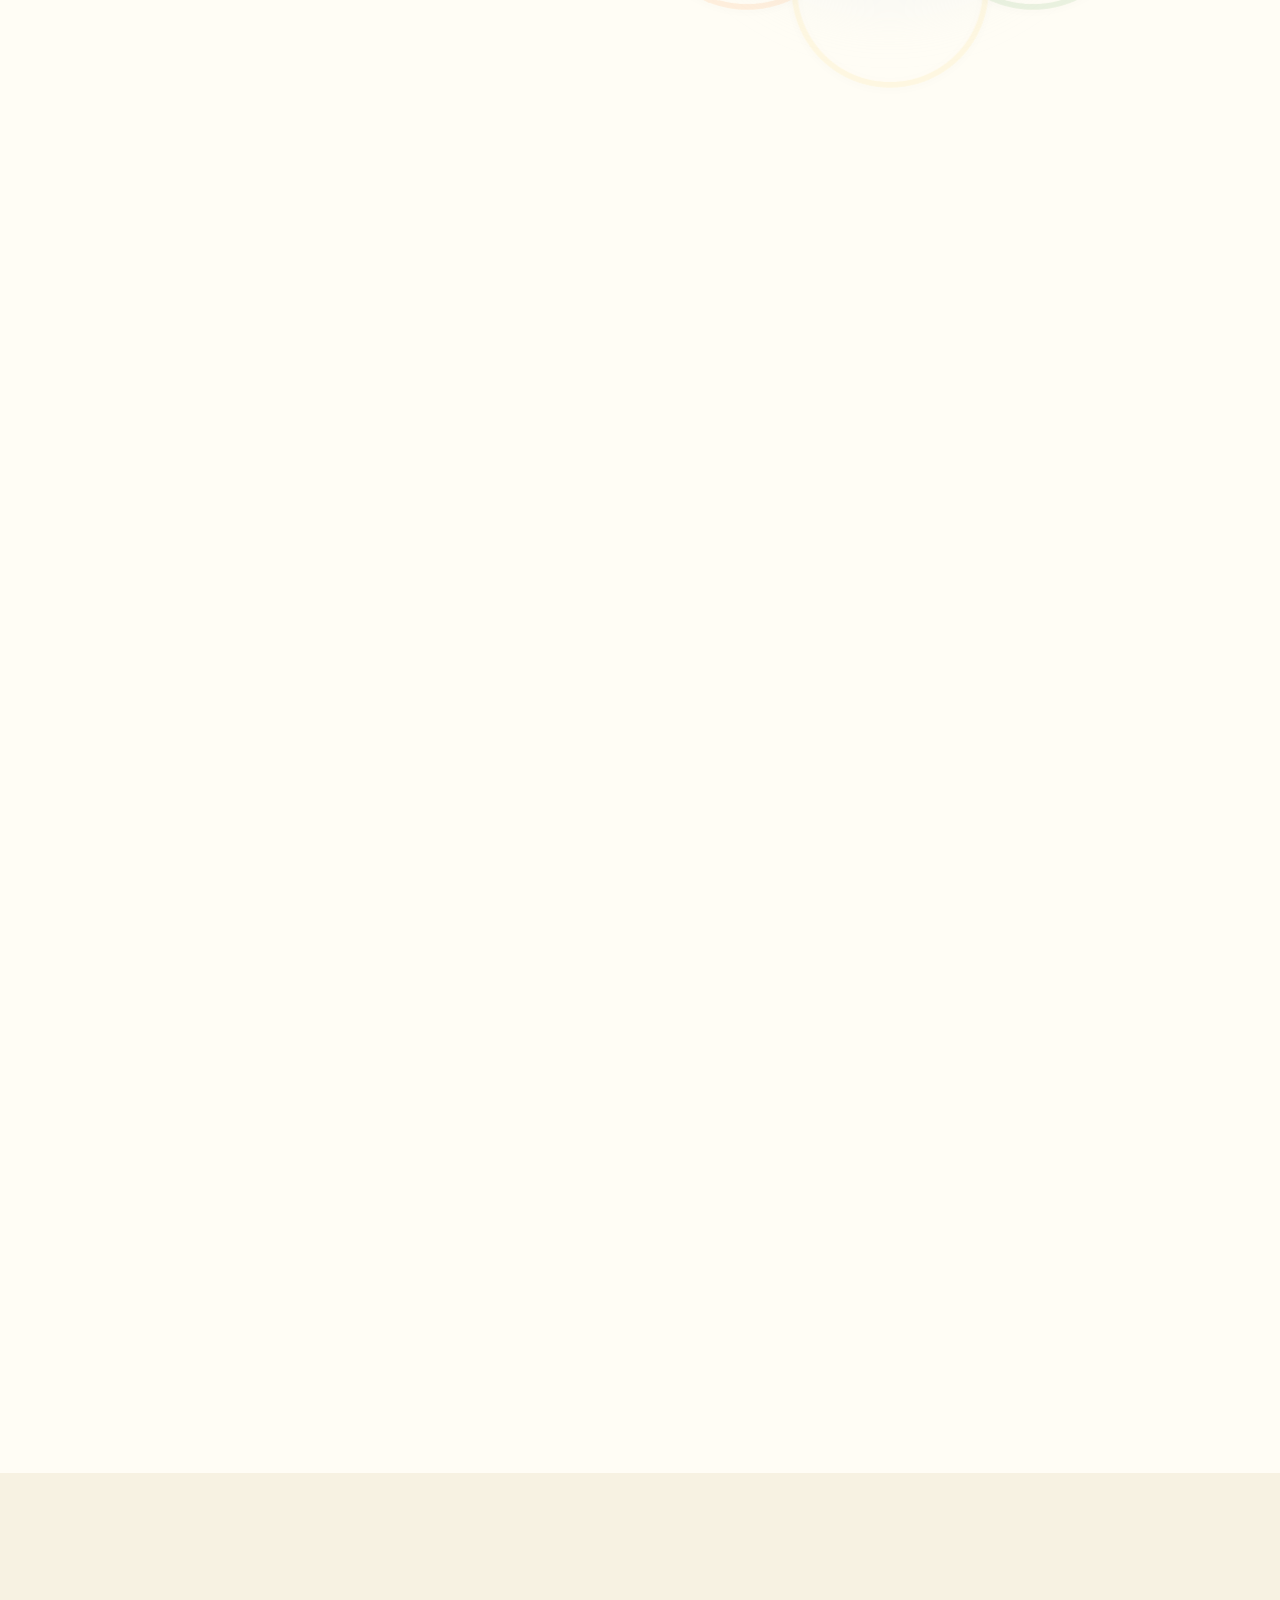
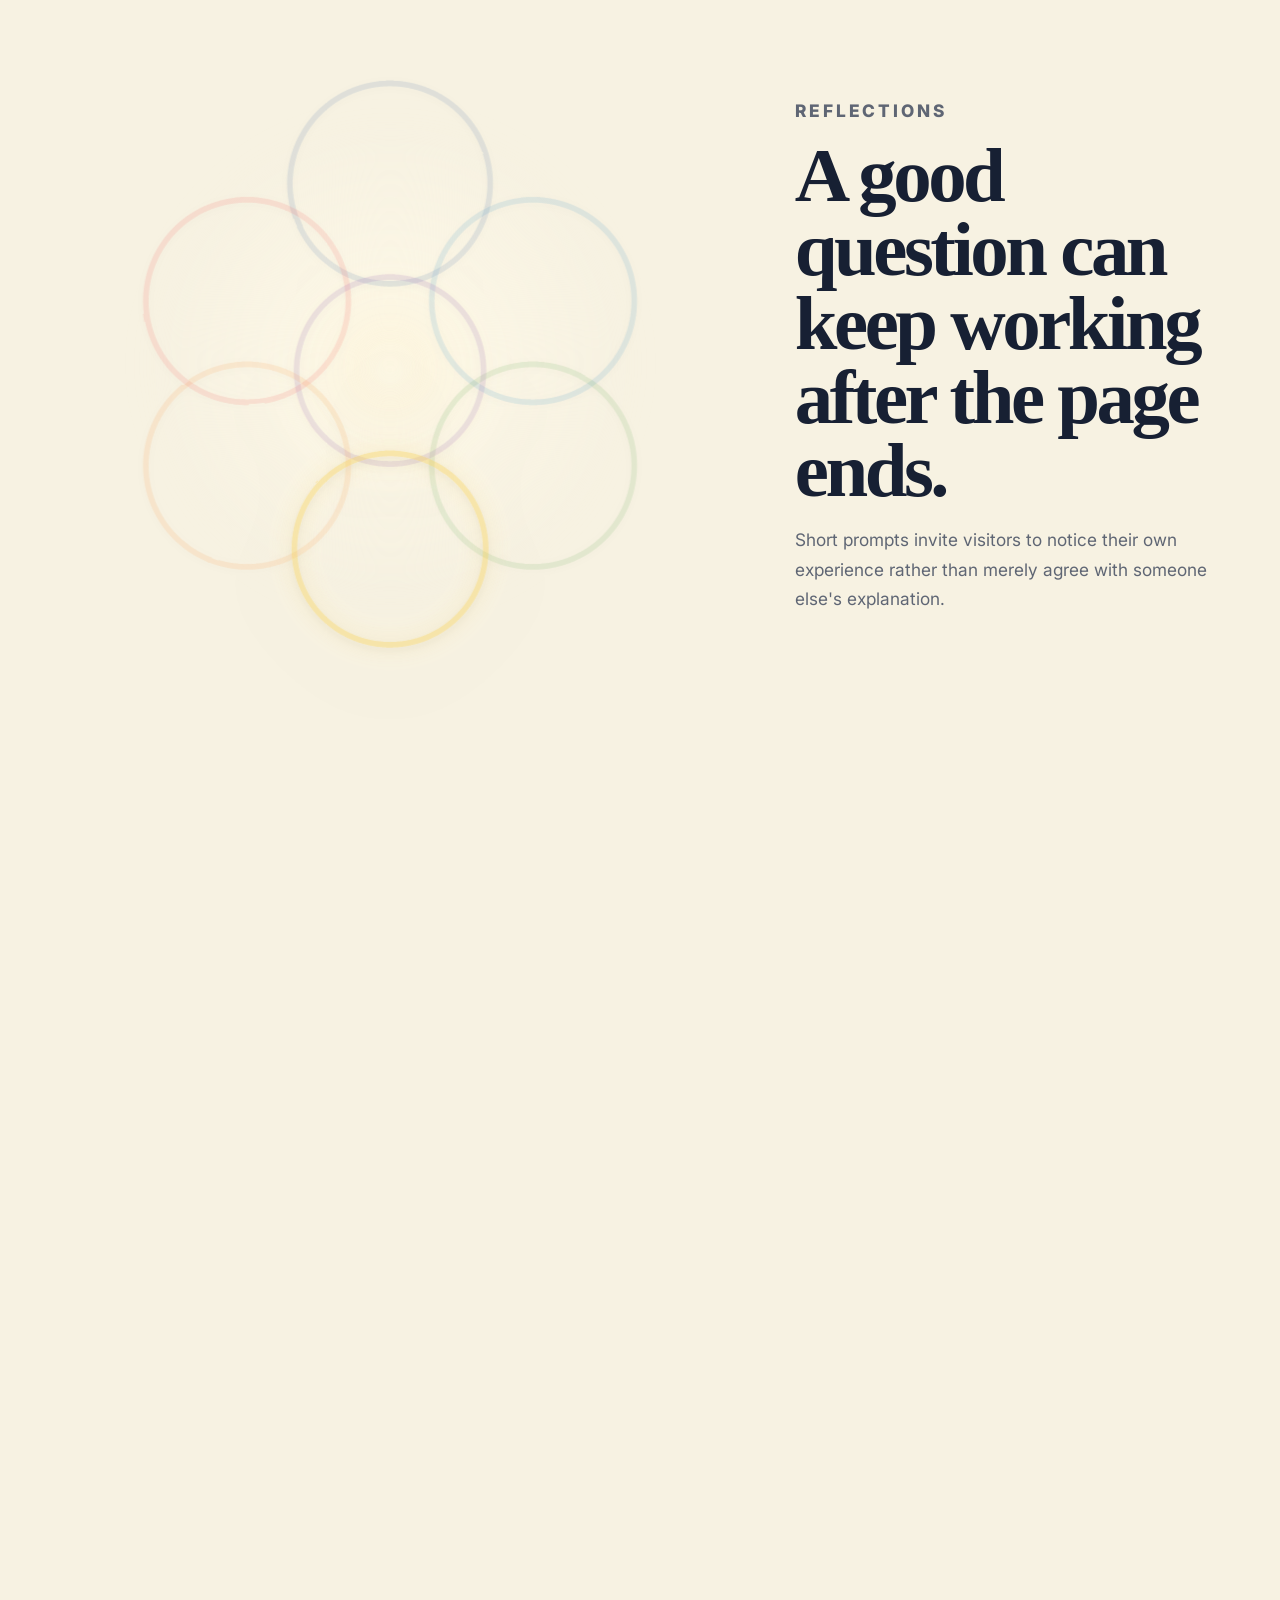
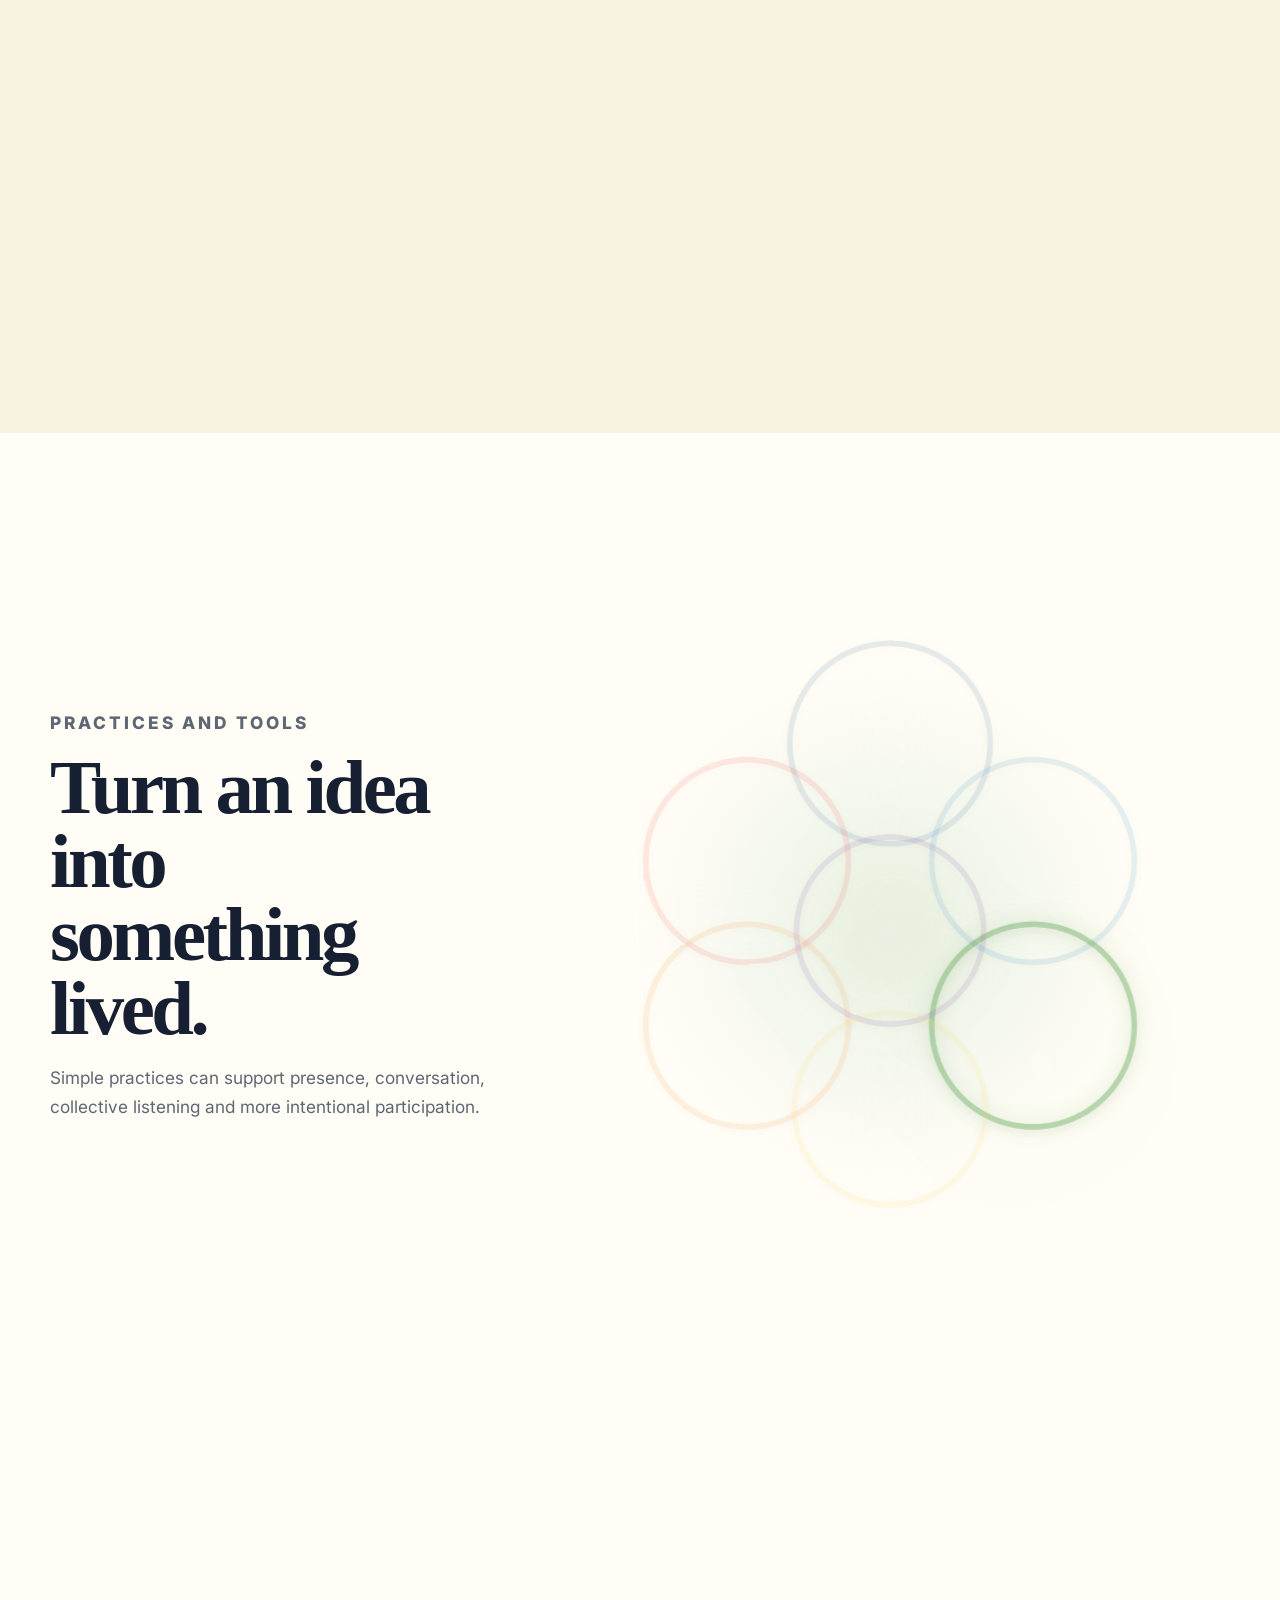
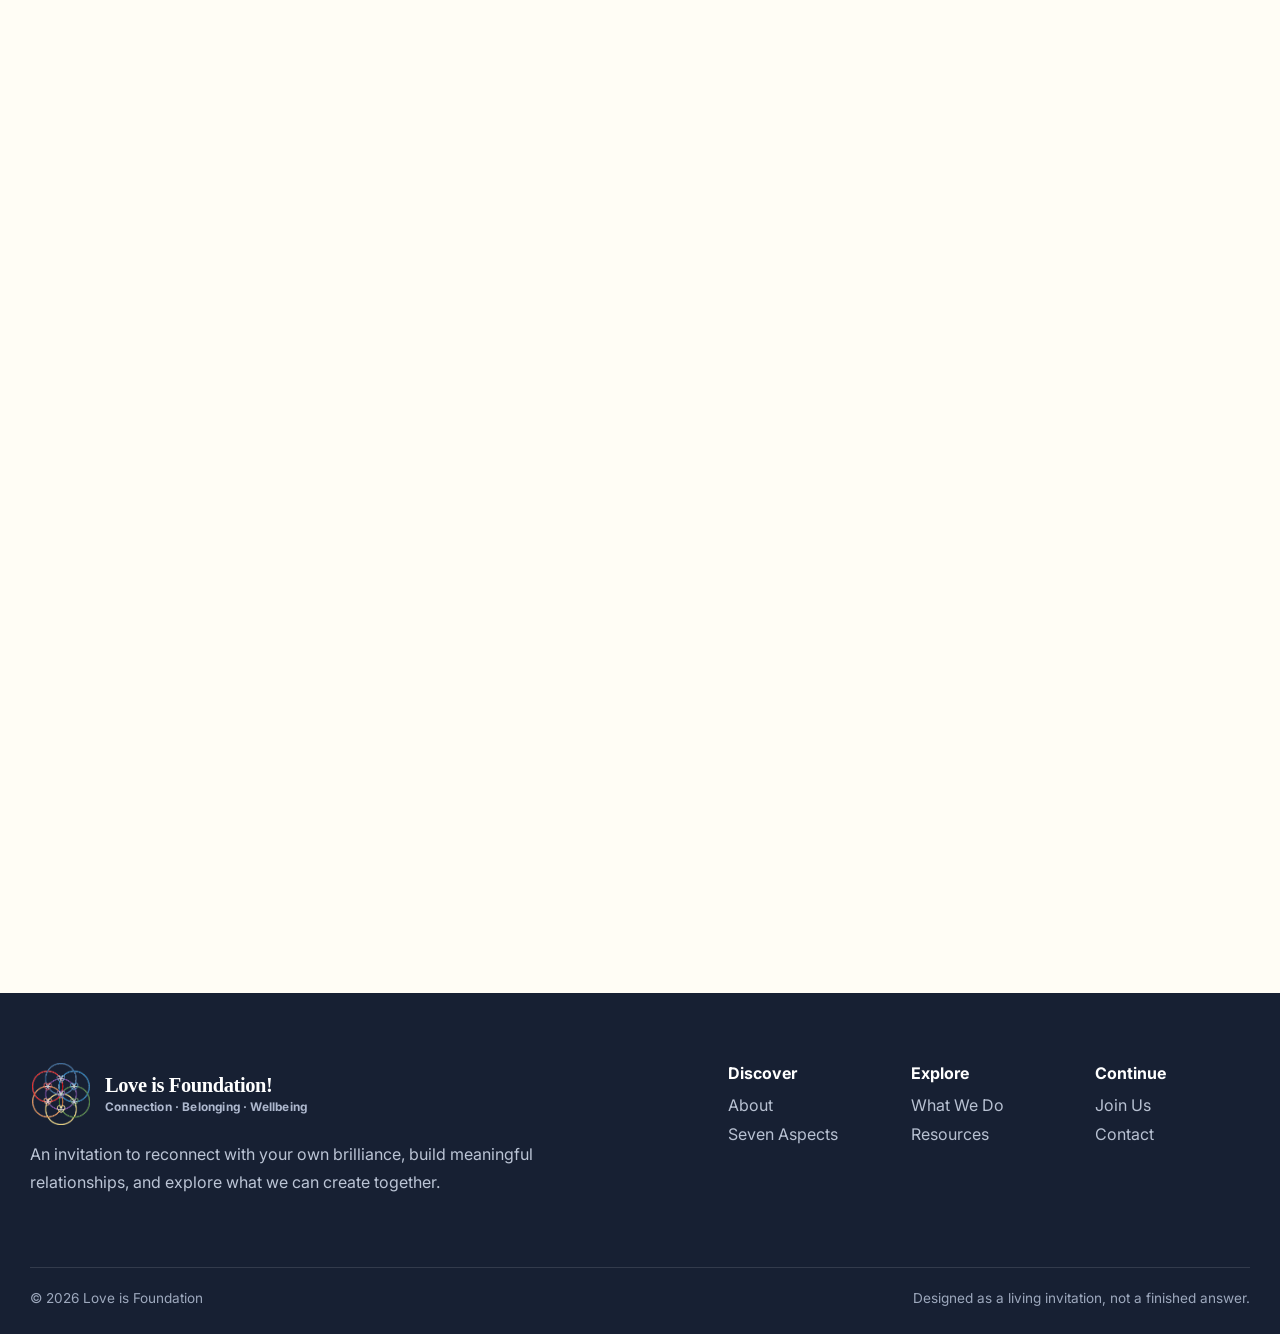
<file: resources.html>
<!doctype html><html lang="en"><head><meta charset="utf-8"><meta name="viewport" content="width=device-width,initial-scale=1,viewport-fit=cover"><meta name="theme-color" content="#fff9e8"><title>Resources — Love is Foundation</title><meta name="description" content="Love is Foundation: connection, belonging, wellbeing, and human possibility."><link rel="preconnect" href="https://fonts.googleapis.com"><link rel="preconnect" href="https://fonts.gstatic.com" crossorigin><link href="https://fonts.googleapis.com/css2?family=Inter:wght@400;500;600;700;800&display=swap" rel="stylesheet"><link rel="stylesheet" href="assets/site.css"></head><body class="resources-page"><a class="skip-link" href="#main">Skip to content</a>
<header class="site-header" data-header>
  <a class="brand" href="index.html" aria-label="Love is Foundation home"><img class="brand-logo" src="assets/lif-logo.png" alt="Love is Foundation seven-circle heart logo"><span class="brand-copy"><strong>Love is Foundation!</strong><small>Connection · Belonging · Wellbeing</small></span></a>
  <button class="nav-toggle" type="button" aria-expanded="false" aria-controls="site-nav" data-nav-toggle><span></span><span></span><span></span><span class="sr-only">Open navigation</span></button>
  <nav class="site-nav" id="site-nav" data-nav>
    <a href="about.html">About</a><a href="seven-aspects.html">7 Aspects</a><a href="offerings.html">What We Do</a><a href="resources.html">Resources</a><a href="contact.html">Contact</a><a class="nav-cta" href="join.html">Join Our Community</a>
  </nav>
</header><main id="main"><section class="page-hero" style="--page-accent:#f5cf55"><div class="page-hero-copy"><p class="eyebrow">Resources</p><h1>Ideas should open doors.<br><span class="gradient-text">Not become another wall of text.</span></h1><p class="lede">Stories, reflections and tools can help a visitor notice something new, begin a conversation, or return to a question with different eyes.</p></div><div class="page-hero-mark"><img src="assets/lif-logo.png" alt=""></div></section>
<section class="topic-story" data-topic-story style="--topic-accent:#315e9f"><div class="topic-stage"><div class="topic-copy"><p class="eyebrow">Stories</p><h2>Experience makes ideas human.</h2><p>Stories reveal the texture of transformation: what people noticed, what changed, what remained difficult, and what became possible through relationship.</p></div><div class="topic-visual"><div class="emblem-host" data-active="0"></div></div></div></section>
<section class="topic-story reverse" data-topic-story style="--topic-accent:#f5cf55;--topic-bg:#f7f2e2"><div class="topic-stage"><div class="topic-copy"><p class="eyebrow">Reflections</p><h2>A good question can keep working after the page ends.</h2><p>Short prompts invite visitors to notice their own experience rather than merely agree with someone else's explanation.</p></div><div class="topic-visual"><div class="emblem-host" data-active="6"></div></div></div></section>
<section class="topic-story" data-topic-story style="--topic-accent:#4d993f"><div class="topic-stage"><div class="topic-copy"><p class="eyebrow">Practices and tools</p><h2>Turn an idea into something lived.</h2><p>Simple practices can support presence, conversation, collective listening and more intentional participation.</p></div><div class="topic-visual"><div class="emblem-host" data-active="4"></div></div></div></section></main><footer class="site-footer"><div class="footer-main"><div><a class="brand footer-brand" href="index.html"><img class="brand-logo" src="assets/lif-logo.png" alt=""><span class="brand-copy"><strong>Love is Foundation!</strong><small>Connection · Belonging · Wellbeing</small></span></a><p class="footer-copy">An invitation to reconnect with your own brilliance, build meaningful relationships, and explore what we can create together.</p></div><div class="footer-links"><div><strong>Discover</strong><a href="about.html">About</a><a href="seven-aspects.html">Seven Aspects</a></div><div><strong>Explore</strong><a href="offerings.html">What We Do</a><a href="resources.html">Resources</a></div><div><strong>Continue</strong><a href="join.html">Join Us</a><a href="contact.html">Contact</a></div></div></div><div class="footer-bottom"><span>© 2026 Love is Foundation</span><span>Designed as a living invitation, not a finished answer.</span></div></footer><script src="assets/site.js"></script></body></html>
</file>
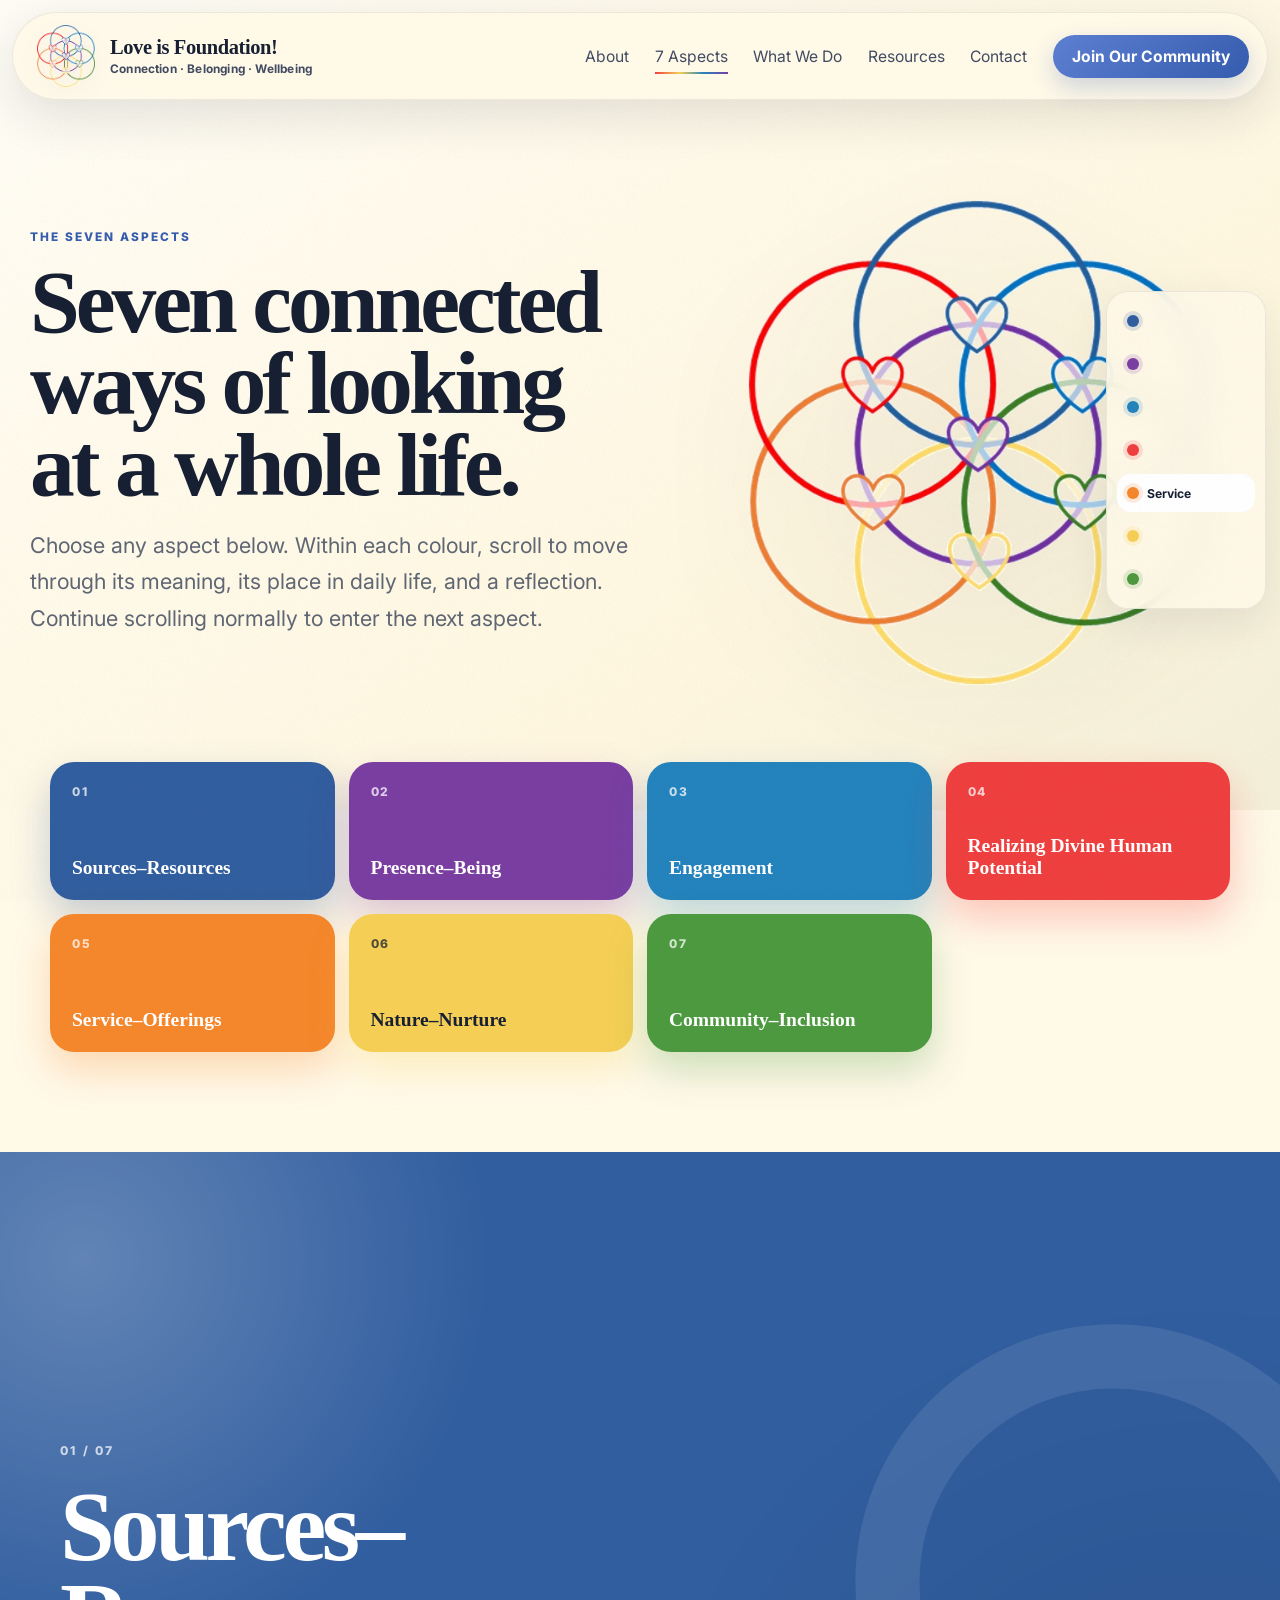
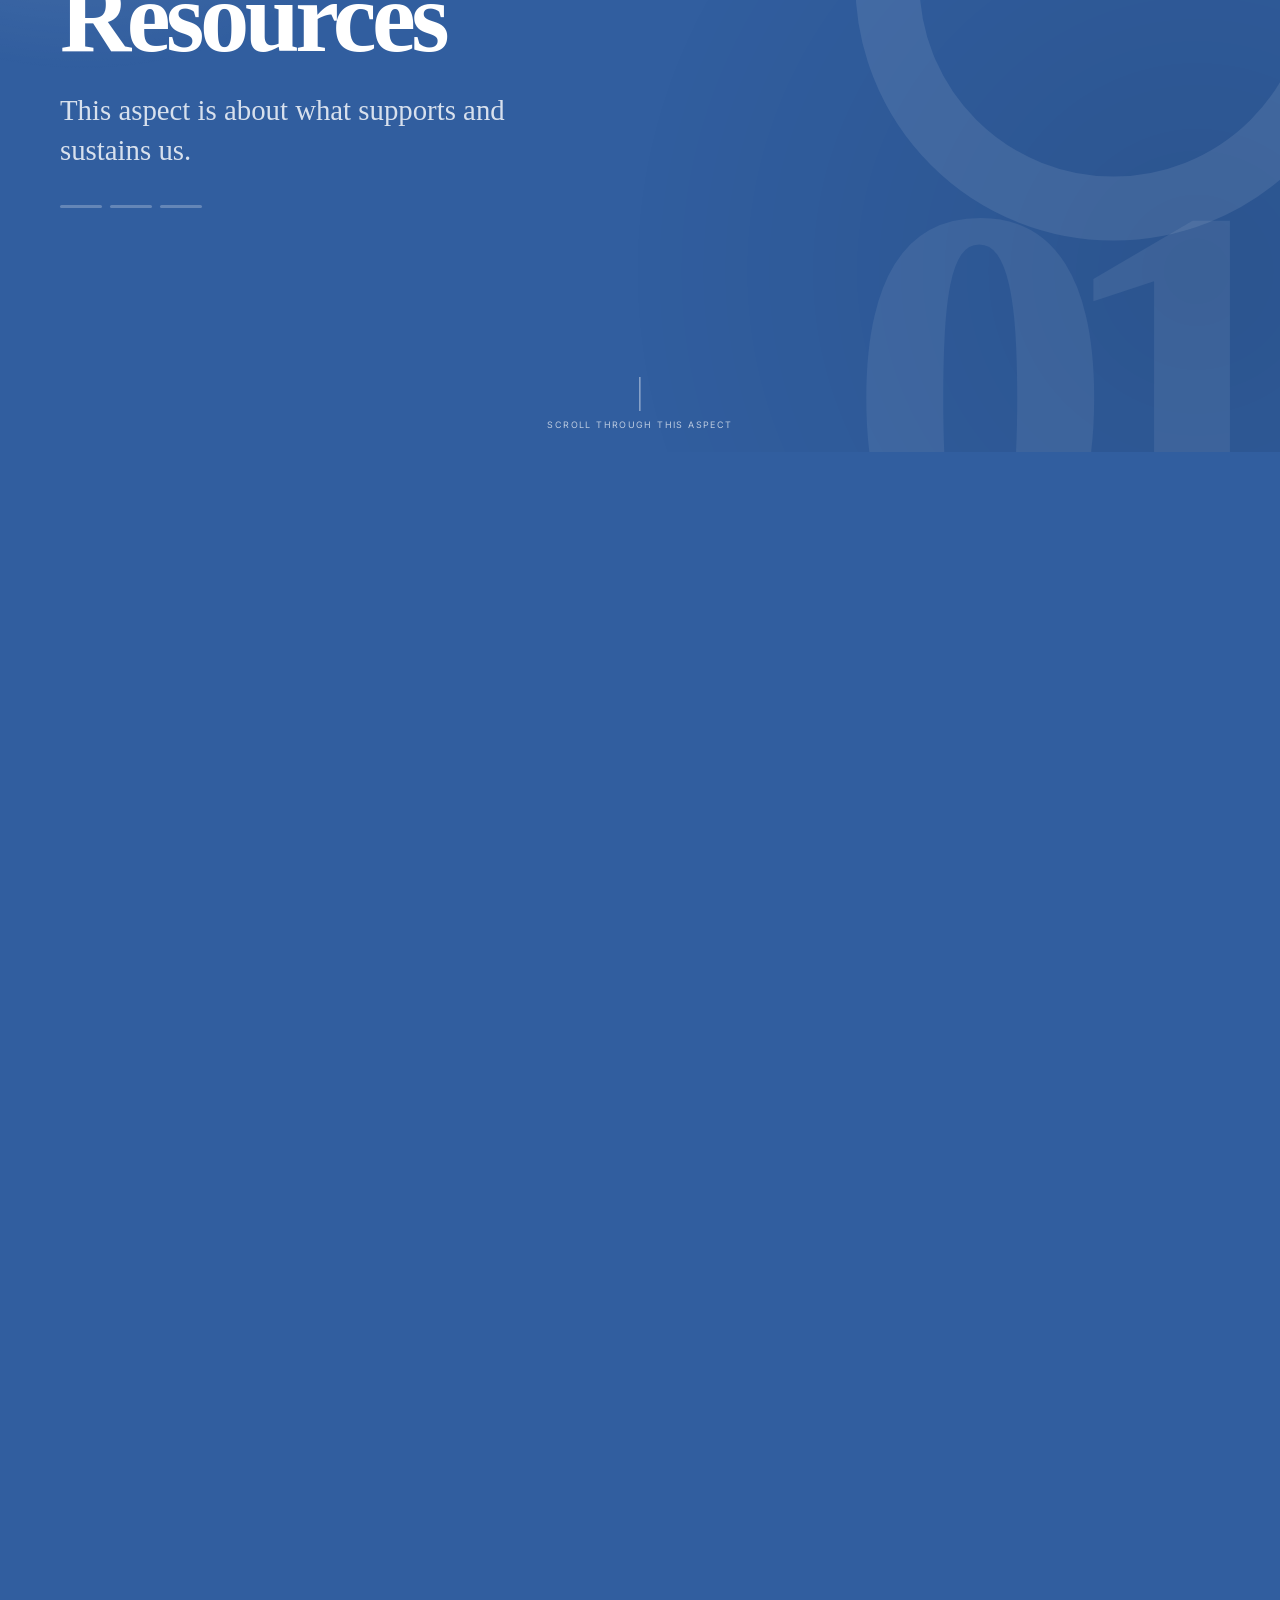
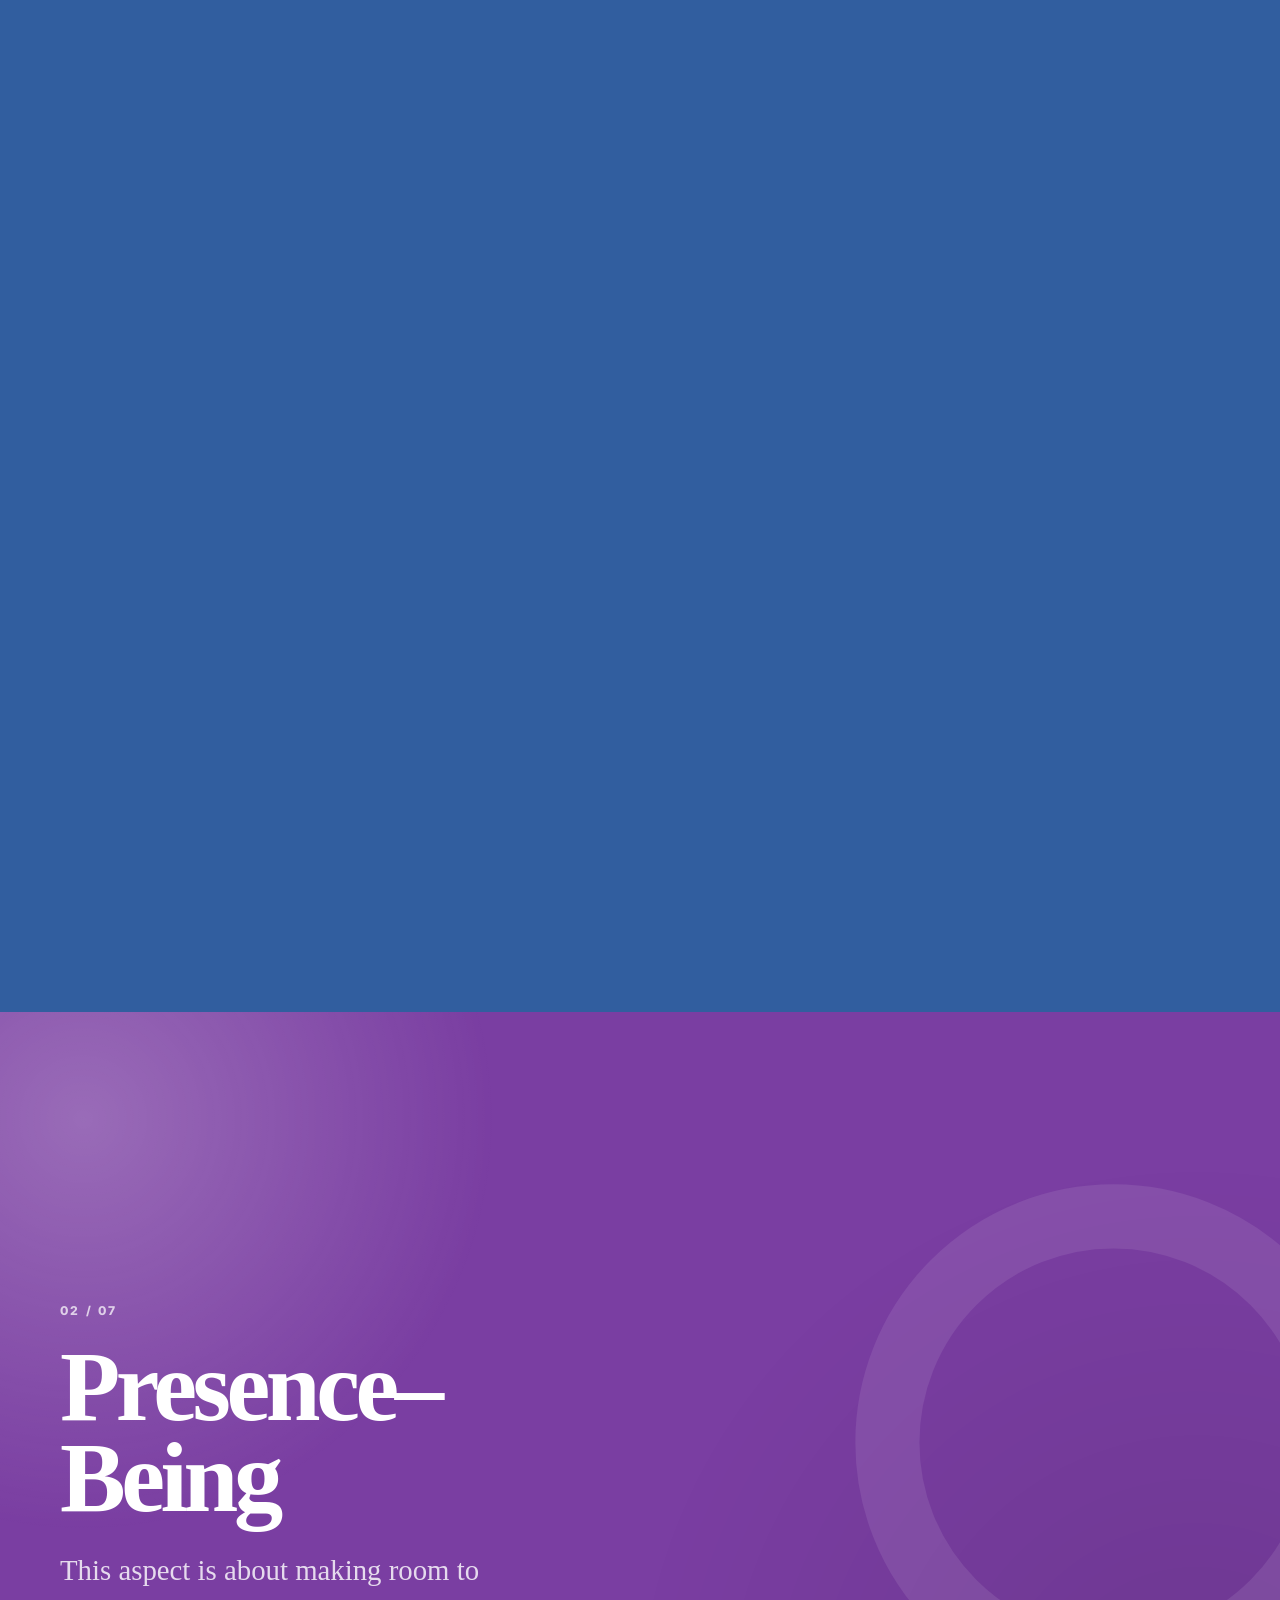
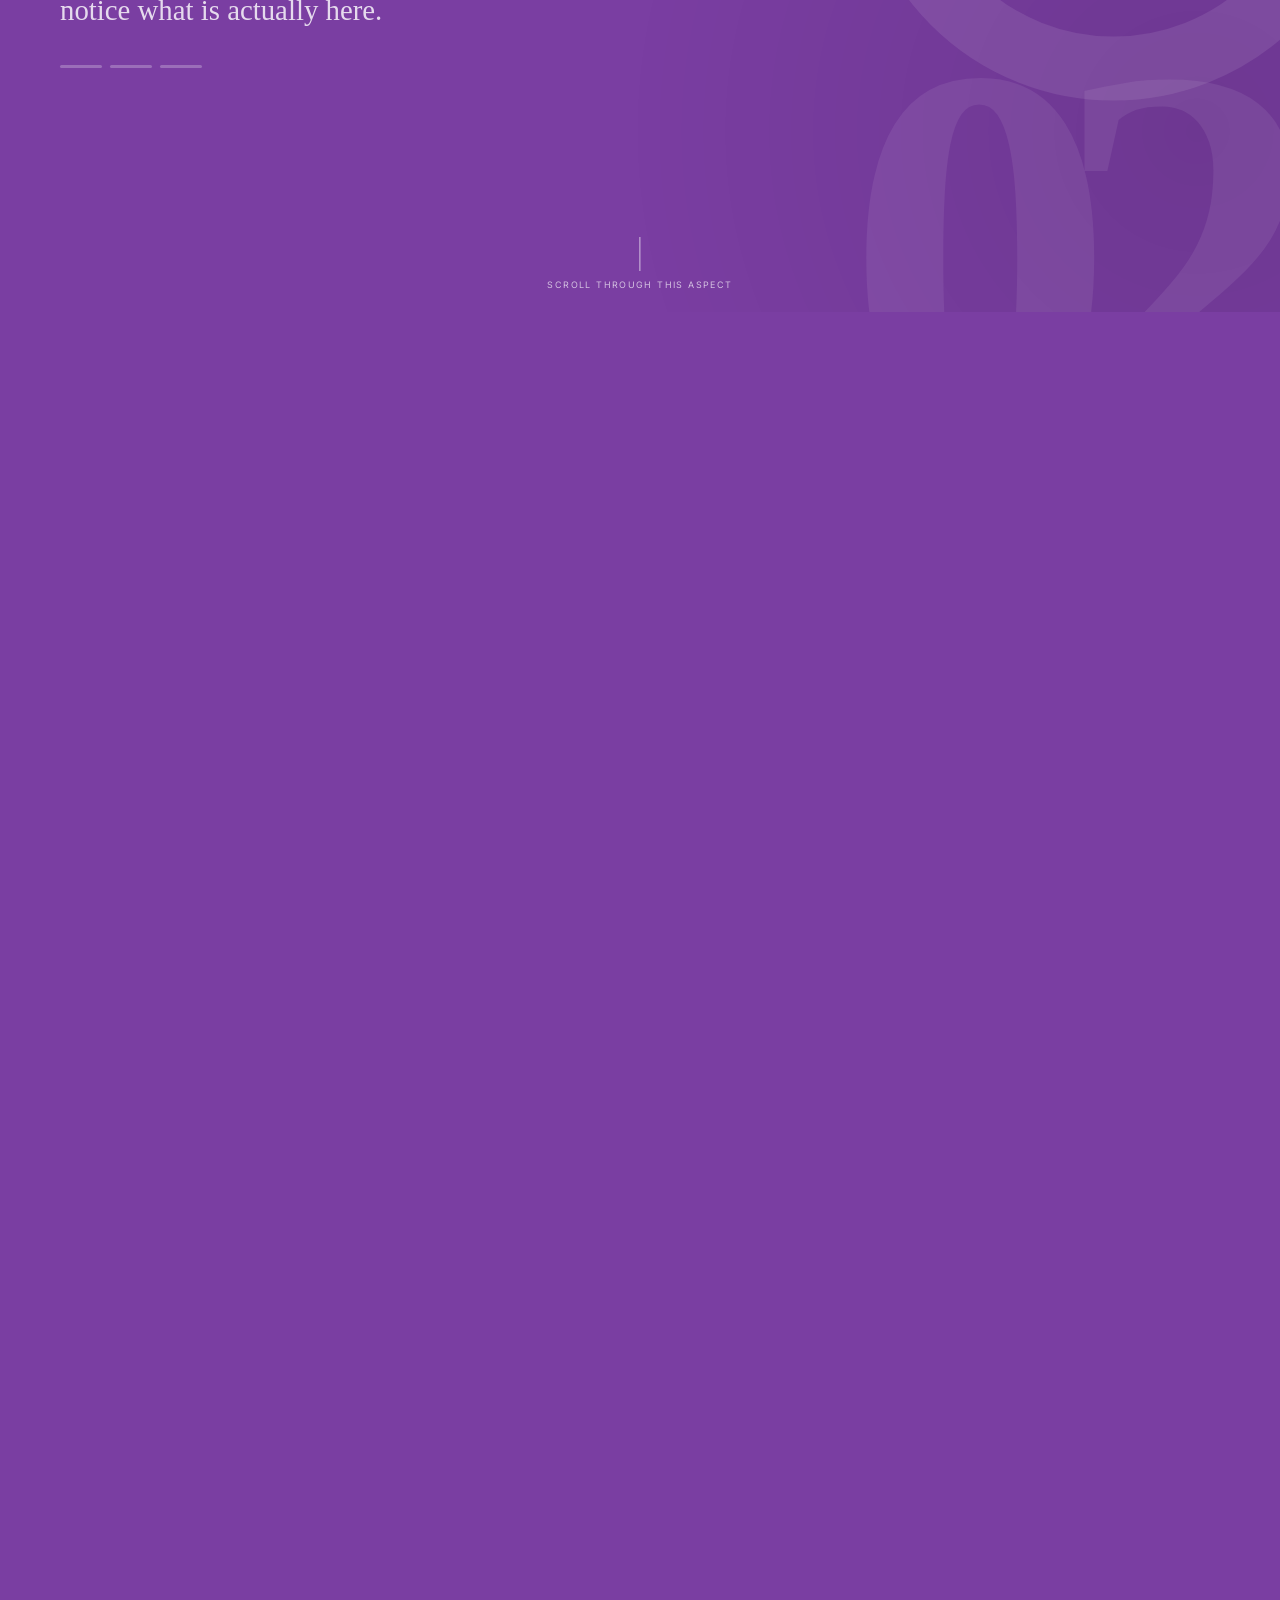
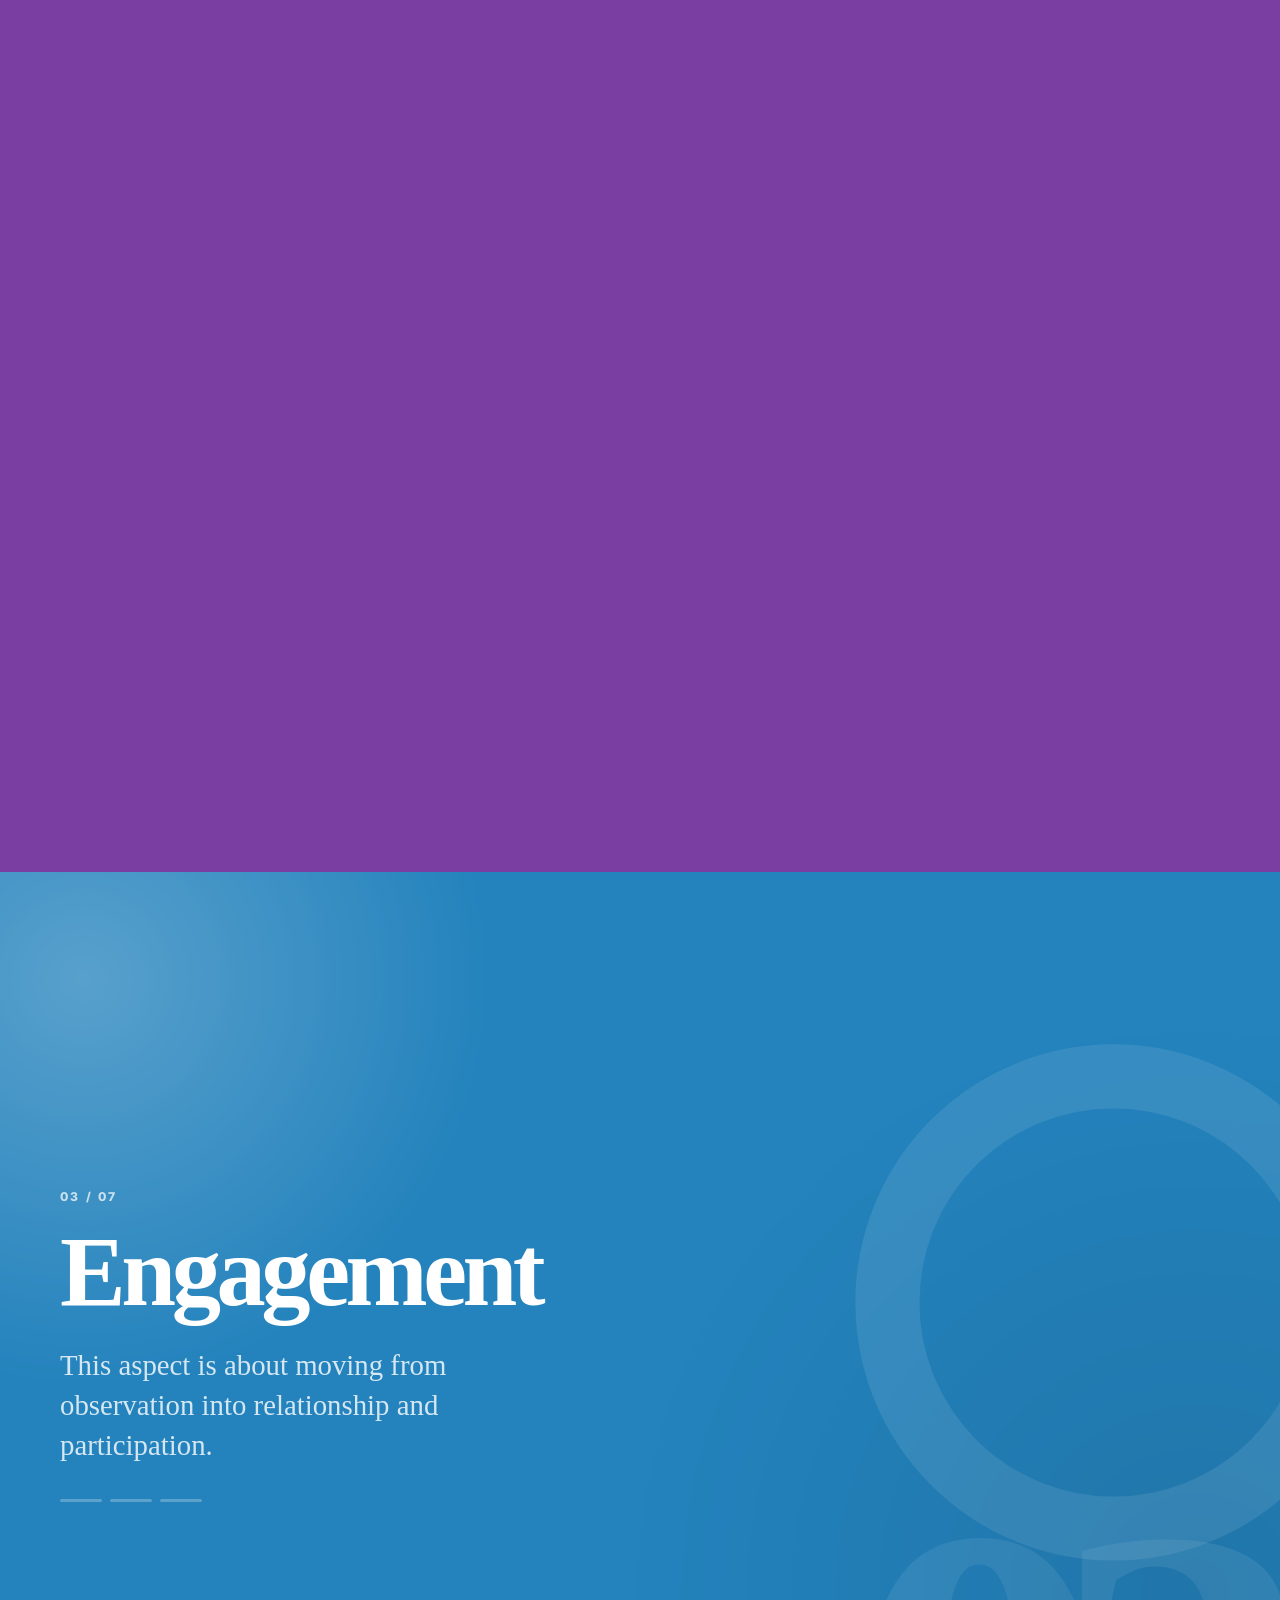
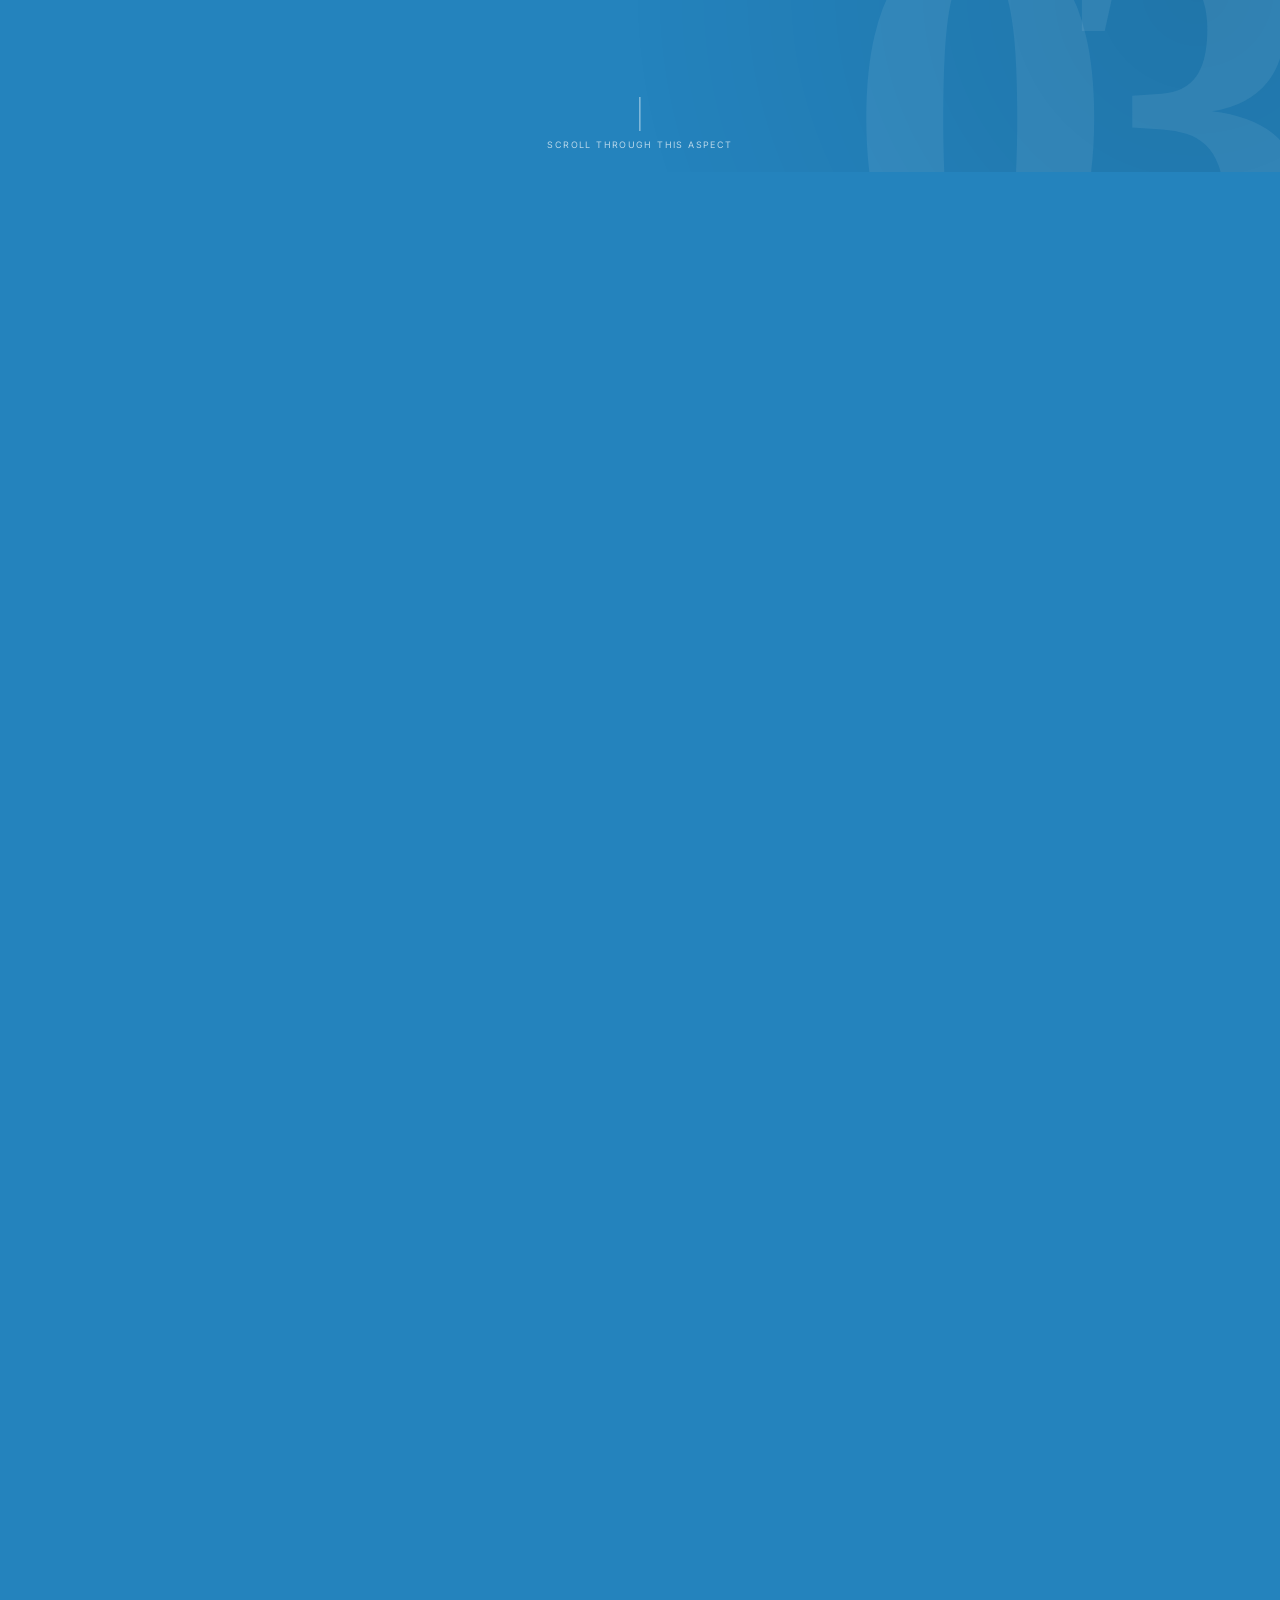
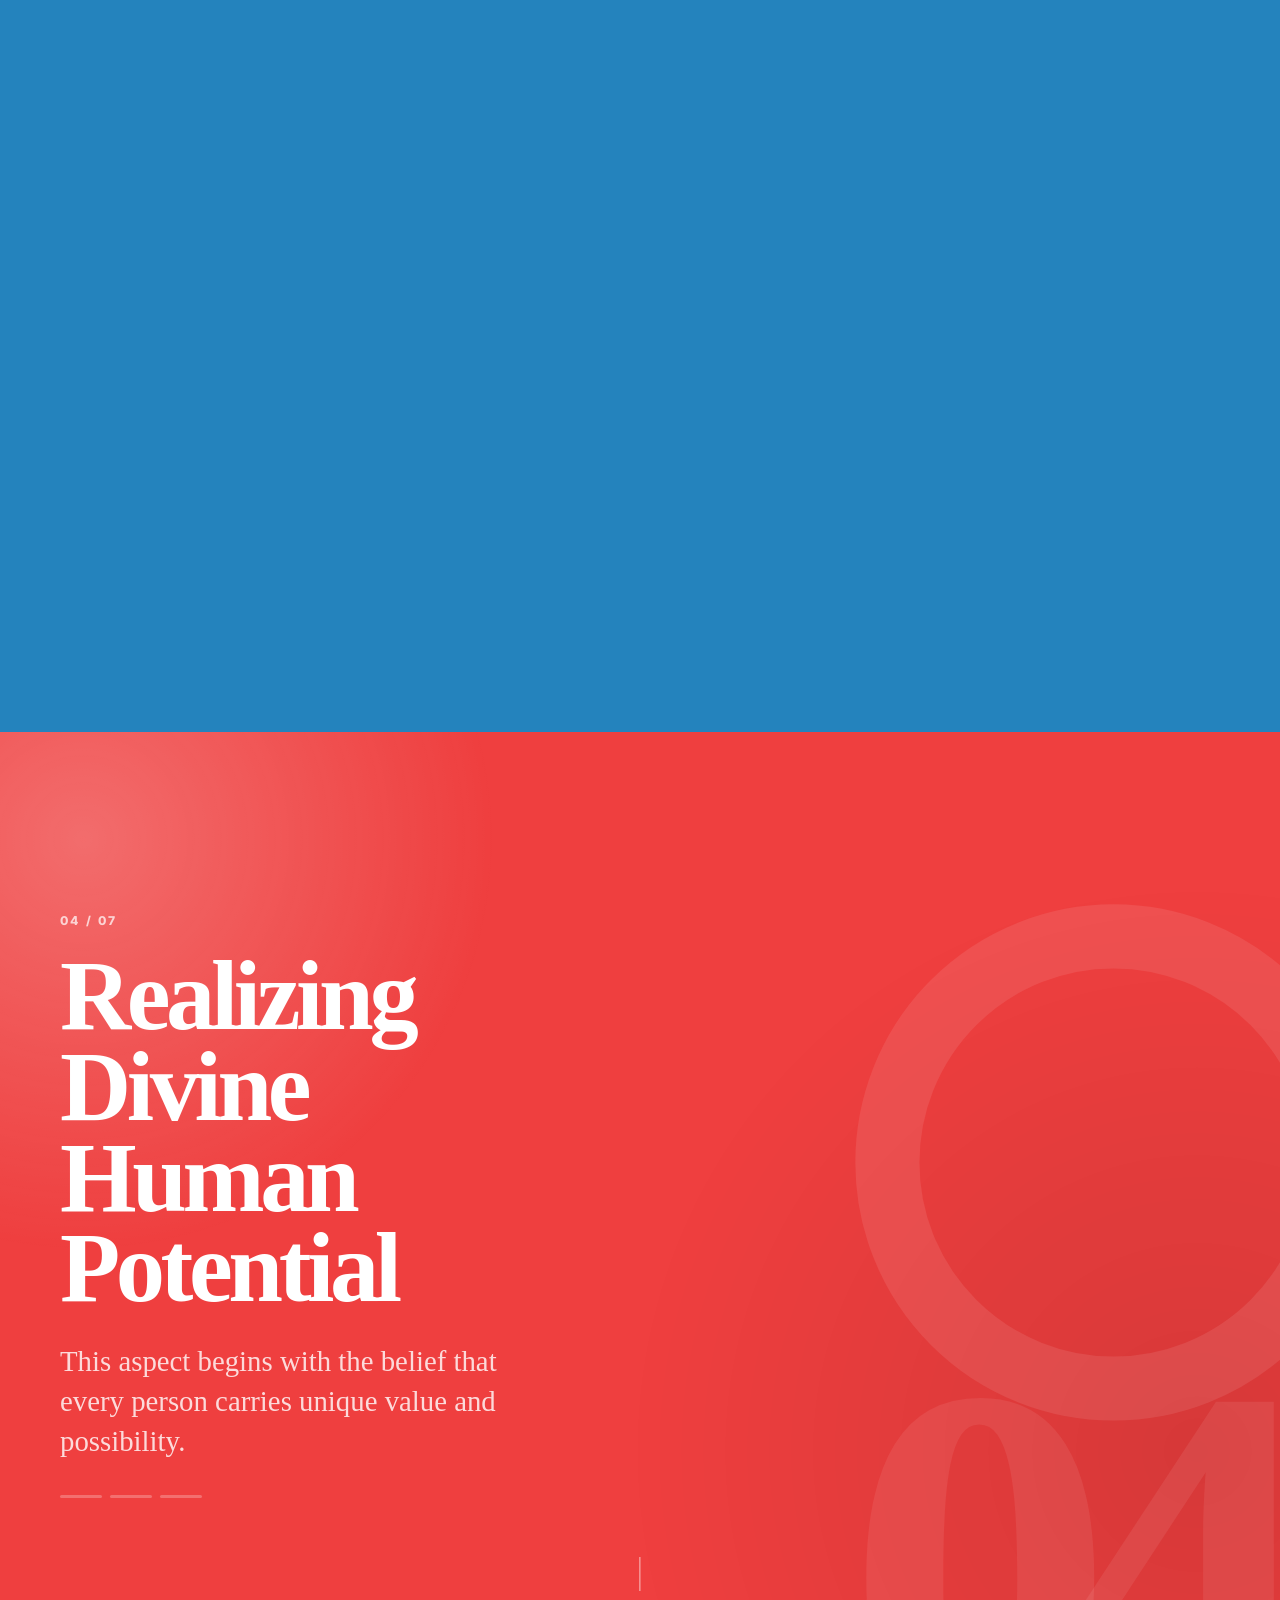
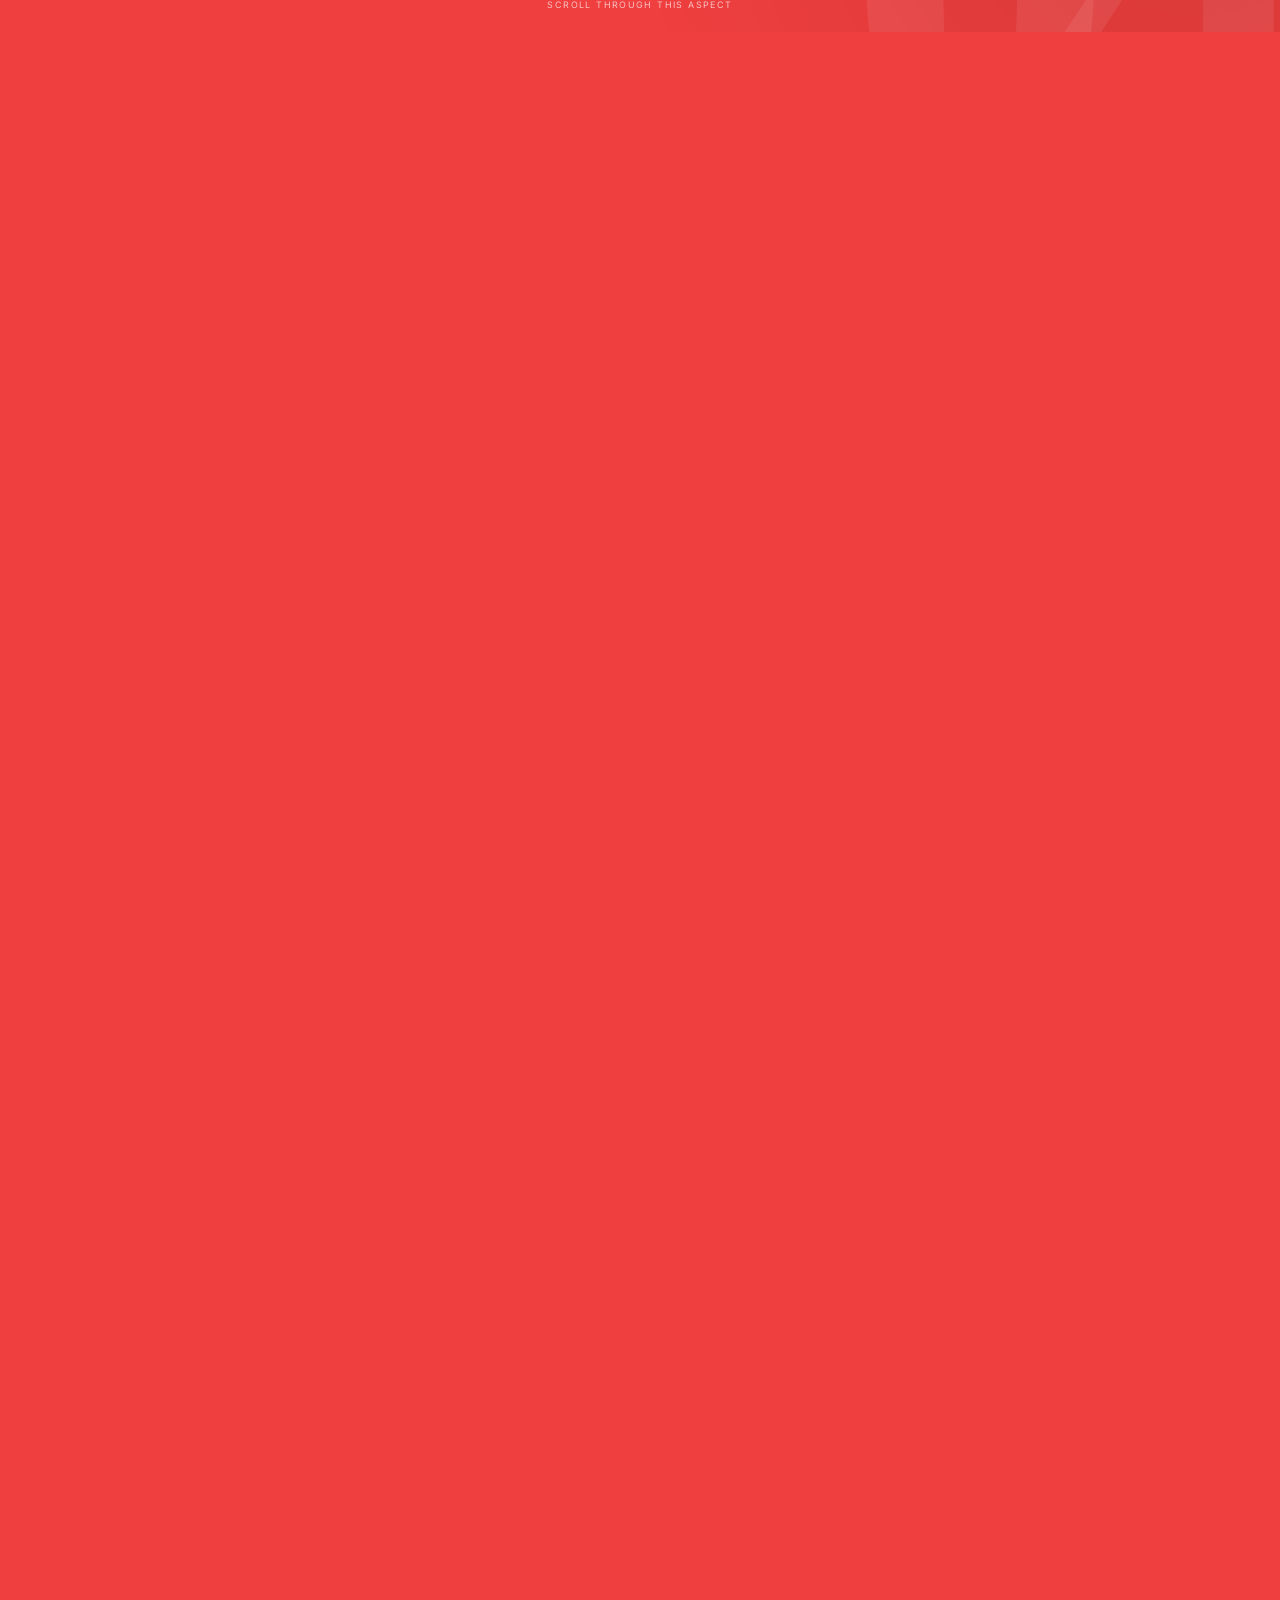
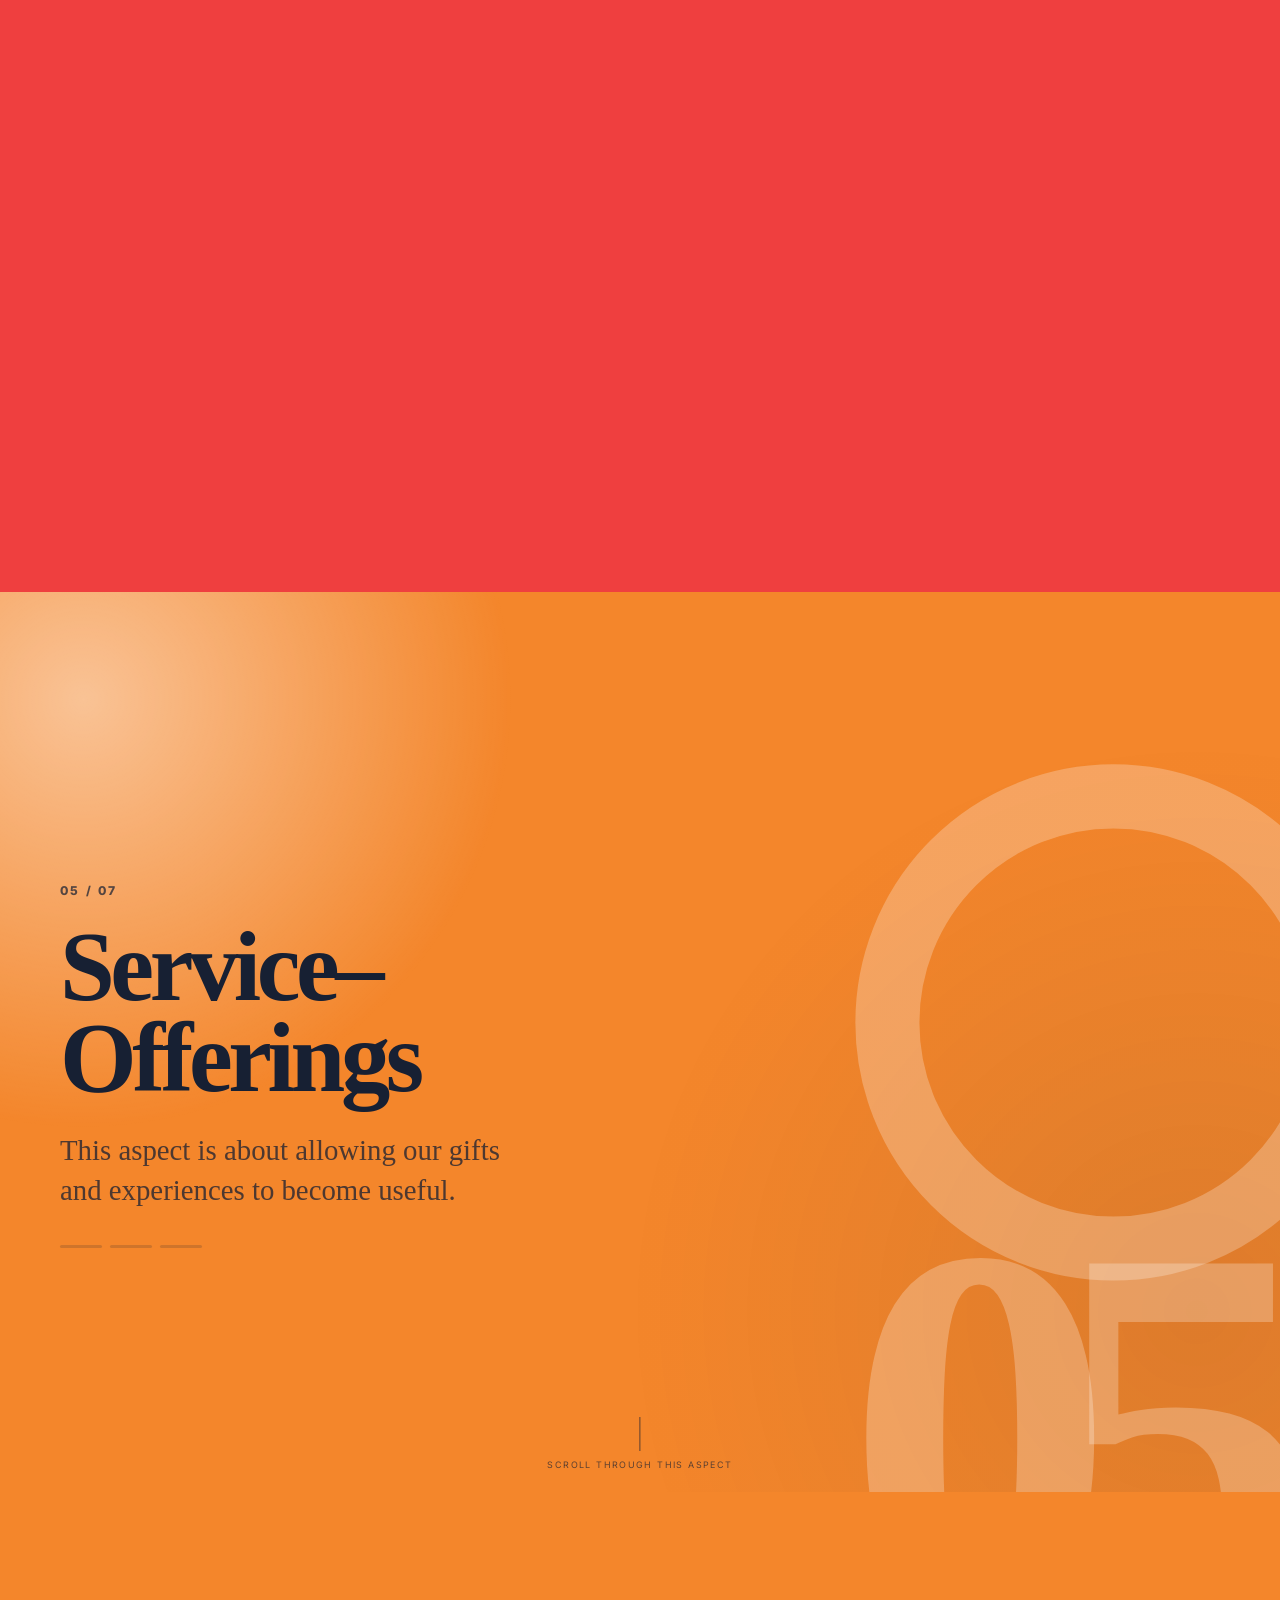
<file: seven-aspects.html>
<!doctype html>
<html lang="en">
<head>
  <meta charset="utf-8">
  <meta name="viewport" content="width=device-width,initial-scale=1,viewport-fit=cover">
  <meta name="theme-color" content="#fff9e8">
  <title>Seven Aspects — Love is Foundation</title>
  <meta name="description" content="Explore the seven connected aspects of Love is Foundation.">
  <link rel="preconnect" href="https://fonts.googleapis.com">
  <link rel="preconnect" href="https://fonts.gstatic.com" crossorigin>
  <link href="https://fonts.googleapis.com/css2?family=Inter:wght@400;500;600;700;800&display=swap" rel="stylesheet">
  <link rel="stylesheet" href="assets/site.css">
</head>
<body class="aspects-page simple-aspects-page">
<a class="skip-link" href="#main">Skip to content</a>
<header class="site-header" data-header>
  <a class="brand" href="index.html" aria-label="Love is Foundation home">
    <img class="brand-logo" src="assets/lif-logo.png" alt="Love is Foundation seven-circle heart logo">
    <span class="brand-copy"><strong>Love is Foundation!</strong><small>Connection · Belonging · Wellbeing</small></span>
  </a>
  <button class="nav-toggle" type="button" aria-expanded="false" aria-controls="site-nav" data-nav-toggle><span></span><span></span><span></span><span class="sr-only">Open navigation</span></button>
  <nav class="site-nav" id="site-nav" data-nav>
    <a href="about.html">About</a><a href="seven-aspects.html">7 Aspects</a><a href="offerings.html">What We Do</a><a href="resources.html">Resources</a><a href="contact.html">Contact</a><a class="nav-cta" href="join.html">Join Our Community</a>
  </nav>
</header>
<main id="main">
  <section class="aspects-intro" id="aspects-top">
    <div class="aspects-intro-copy"><p class="eyebrow">The Seven Aspects</p><h1>Seven connected ways of looking at a whole life.</h1><p class="lede">Choose any aspect below. Within each colour, scroll to move through its meaning, its place in daily life, and a reflection. Continue scrolling normally to enter the next aspect.</p></div>
    <div class="aspects-intro-logo"><img src="assets/lif-logo.png" alt="Love is Foundation seven-aspect logo"></div>
  </section>
  <nav class="aspect-jump-grid" aria-label="Jump to an aspect">
    <a href="#sources" style="--aspect:#315e9f"><span>01</span><strong>Sources–Resources</strong></a>
    <a href="#presence" style="--aspect:#7a3ea2"><span>02</span><strong>Presence–Being</strong></a>
    <a href="#engagement" style="--aspect:#2483bd"><span>03</span><strong>Engagement</strong></a>
    <a href="#potential" style="--aspect:#ef3f3f"><span>04</span><strong>Realizing Divine Human Potential</strong></a>
    <a href="#service" style="--aspect:#f4862b"><span>05</span><strong>Service–Offerings</strong></a>
    <a href="#nature" style="--aspect:#f5cf55"><span>06</span><strong>Nature–Nurture</strong></a>
    <a href="#community" style="--aspect:#4d993f"><span>07</span><strong>Community–Inclusion</strong></a>
  </nav>
  <nav class="aspect-quick-nav" aria-label="Seven Aspects quick navigation">
    <a href="#sources" style="--aspect:#315e9f" aria-label="Sources–Resources"><span></span><em>Sources</em></a>
    <a href="#presence" style="--aspect:#7a3ea2" aria-label="Presence–Being"><span></span><em>Presence</em></a>
    <a href="#engagement" style="--aspect:#2483bd" aria-label="Engagement"><span></span><em>Engagement</em></a>
    <a href="#potential" style="--aspect:#ef3f3f" aria-label="Realizing Divine Human Potential"><span></span><em>Potential</em></a>
    <a href="#service" style="--aspect:#f4862b" aria-label="Service–Offerings"><span></span><em>Service</em></a>
    <a href="#nature" style="--aspect:#f5cf55" aria-label="Nature–Nurture"><span></span><em>Nature</em></a>
    <a href="#community" style="--aspect:#4d993f" aria-label="Community–Inclusion"><span></span><em>Community</em></a>
  </nav>
  <section class="aspect-scroll-section dark-aspect-scroll" id="sources" style="--aspect:#315e9f" data-aspect-scroll>
    <div class="aspect-scroll-stage">
      <div class="aspect-atmosphere" aria-hidden="true"><span class="aspect-orb"></span><span class="aspect-ghost-number">01</span></div>
      <div class="aspect-title-lock">
        <p class="aspect-kicker">01 / 07</p>
        <h2>Sources–Resources</h2>
        <p class="aspect-lead">This aspect is about what supports and sustains us.</p>
        <div class="aspect-stage-progress" aria-hidden="true"><span></span><span></span><span></span></div>
      </div>
      <div class="aspect-reveal-stack">
        <article class="aspect-reveal-card" data-reveal data-start="0.12" data-end="0.42">
          <p class="aspect-card-label">What it means</p>
          <p>Sources–Resources includes the people, ideas, traditions, practices, knowledge, tools, and forms of care that help a person or community continue growing. It asks us to notice what we draw from, what we rely on, and what we can share with others.</p>
        </article>
        <article class="aspect-reveal-card" data-reveal data-start="0.38" data-end="0.68">
          <p class="aspect-card-label">How it lives</p>
          <p>It also invites us to think beyond resources as possessions. A conversation, a story, a skill, a relationship, or time offered with care can all become meaningful sources of support.</p>
        </article>
        <article class="aspect-reveal-card aspect-reflection-card" data-reveal data-start="0.64" data-end="0.91">
          <p class="aspect-card-label">Reflection</p>
          <blockquote>What sustains you, and what are you able to offer others?</blockquote>
        </article>
        <div class="aspect-final-actions" data-reveal data-start="0.86" data-end="1.08">
          <a class="aspect-next-link" href="#presence">Next: Presence–Being <span>↓</span></a>
          <a class="aspect-overview-link" href="#aspects-top">Back to overview ↑</a>
        </div>
      </div>
      <div class="aspect-scroll-cue" aria-hidden="true"><span></span><small>Scroll through this aspect</small></div>
    </div>
  </section>
  <section class="aspect-scroll-section dark-aspect-scroll" id="presence" style="--aspect:#7a3ea2" data-aspect-scroll>
    <div class="aspect-scroll-stage">
      <div class="aspect-atmosphere" aria-hidden="true"><span class="aspect-orb"></span><span class="aspect-ghost-number">02</span></div>
      <div class="aspect-title-lock">
        <p class="aspect-kicker">02 / 07</p>
        <h2>Presence–Being</h2>
        <p class="aspect-lead">This aspect is about making room to notice what is actually here.</p>
        <div class="aspect-stage-progress" aria-hidden="true"><span></span><span></span><span></span></div>
      </div>
      <div class="aspect-reveal-stack">
        <article class="aspect-reveal-card" data-reveal data-start="0.12" data-end="0.42">
          <p class="aspect-card-label">What it means</p>
          <p>Presence–Being invites us to slow down before reacting, performing, or trying to solve everything. It is the practice of paying attention to ourselves, to other people, and to the moment we are sharing.</p>
        </article>
        <article class="aspect-reveal-card" data-reveal data-start="0.38" data-end="0.68">
          <p class="aspect-card-label">How it lives</p>
          <p>Being present does not mean becoming passive. It creates the awareness needed to respond with greater clarity, care, and intention.</p>
        </article>
        <article class="aspect-reveal-card aspect-reflection-card" data-reveal data-start="0.64" data-end="0.91">
          <p class="aspect-card-label">Reflection</p>
          <blockquote>What becomes visible when you slow down long enough to notice?</blockquote>
        </article>
        <div class="aspect-final-actions" data-reveal data-start="0.86" data-end="1.08">
          <a class="aspect-next-link" href="#engagement">Next: Engagement <span>↓</span></a>
          <a class="aspect-overview-link" href="#aspects-top">Back to overview ↑</a>
        </div>
      </div>
      <div class="aspect-scroll-cue" aria-hidden="true"><span></span><small>Scroll through this aspect</small></div>
    </div>
  </section>
  <section class="aspect-scroll-section dark-aspect-scroll" id="engagement" style="--aspect:#2483bd" data-aspect-scroll>
    <div class="aspect-scroll-stage">
      <div class="aspect-atmosphere" aria-hidden="true"><span class="aspect-orb"></span><span class="aspect-ghost-number">03</span></div>
      <div class="aspect-title-lock">
        <p class="aspect-kicker">03 / 07</p>
        <h2>Engagement</h2>
        <p class="aspect-lead">This aspect is about moving from observation into relationship and participation.</p>
        <div class="aspect-stage-progress" aria-hidden="true"><span></span><span></span><span></span></div>
      </div>
      <div class="aspect-reveal-stack">
        <article class="aspect-reveal-card" data-reveal data-start="0.12" data-end="0.42">
          <p class="aspect-card-label">What it means</p>
          <p>Engagement begins when we choose to meet what is happening rather than remain distant from it. It can take the form of listening, asking questions, joining a conversation, showing up consistently, or working with others toward something meaningful.</p>
        </article>
        <article class="aspect-reveal-card" data-reveal data-start="0.38" data-end="0.68">
          <p class="aspect-card-label">How it lives</p>
          <p>The goal is not constant activity. Meaningful engagement is responsive. It grows from attention, relationship, and a willingness to participate honestly.</p>
        </article>
        <article class="aspect-reveal-card aspect-reflection-card" data-reveal data-start="0.64" data-end="0.91">
          <p class="aspect-card-label">Reflection</p>
          <blockquote>Where are you being invited to participate more fully?</blockquote>
        </article>
        <div class="aspect-final-actions" data-reveal data-start="0.86" data-end="1.08">
          <a class="aspect-next-link" href="#potential">Next: Realizing Divine Human Potential <span>↓</span></a>
          <a class="aspect-overview-link" href="#aspects-top">Back to overview ↑</a>
        </div>
      </div>
      <div class="aspect-scroll-cue" aria-hidden="true"><span></span><small>Scroll through this aspect</small></div>
    </div>
  </section>
  <section class="aspect-scroll-section dark-aspect-scroll" id="potential" style="--aspect:#ef3f3f" data-aspect-scroll>
    <div class="aspect-scroll-stage">
      <div class="aspect-atmosphere" aria-hidden="true"><span class="aspect-orb"></span><span class="aspect-ghost-number">04</span></div>
      <div class="aspect-title-lock">
        <p class="aspect-kicker">04 / 07</p>
        <h2>Realizing Divine Human Potential</h2>
        <p class="aspect-lead">This aspect begins with the belief that every person carries unique value and possibility.</p>
        <div class="aspect-stage-progress" aria-hidden="true"><span></span><span></span><span></span></div>
      </div>
      <div class="aspect-reveal-stack">
        <article class="aspect-reveal-card" data-reveal data-start="0.12" data-end="0.42">
          <p class="aspect-card-label">What it means</p>
          <p>Realizing Divine Human Potential is not about becoming perfect or proving our worth. It is about recognizing the brilliance, capacity, imagination, and care that already exist within people.</p>
        </article>
        <article class="aspect-reveal-card" data-reveal data-start="0.38" data-end="0.68">
          <p class="aspect-card-label">How it lives</p>
          <p>It asks what conditions allow those qualities to emerge, and how individuals and communities can help one another become more fully themselves.</p>
        </article>
        <article class="aspect-reveal-card aspect-reflection-card" data-reveal data-start="0.64" data-end="0.91">
          <p class="aspect-card-label">Reflection</p>
          <blockquote>What becomes possible when people are trusted to bring their full selves?</blockquote>
        </article>
        <div class="aspect-final-actions" data-reveal data-start="0.86" data-end="1.08">
          <a class="aspect-next-link" href="#service">Next: Service–Offerings <span>↓</span></a>
          <a class="aspect-overview-link" href="#aspects-top">Back to overview ↑</a>
        </div>
      </div>
      <div class="aspect-scroll-cue" aria-hidden="true"><span></span><small>Scroll through this aspect</small></div>
    </div>
  </section>
  <section class="aspect-scroll-section light-aspect-scroll" id="service" style="--aspect:#f4862b" data-aspect-scroll>
    <div class="aspect-scroll-stage">
      <div class="aspect-atmosphere" aria-hidden="true"><span class="aspect-orb"></span><span class="aspect-ghost-number">05</span></div>
      <div class="aspect-title-lock">
        <p class="aspect-kicker">05 / 07</p>
        <h2>Service–Offerings</h2>
        <p class="aspect-lead">This aspect is about allowing our gifts and experiences to become useful.</p>
        <div class="aspect-stage-progress" aria-hidden="true"><span></span><span></span><span></span></div>
      </div>
      <div class="aspect-reveal-stack">
        <article class="aspect-reveal-card" data-reveal data-start="0.12" data-end="0.42">
          <p class="aspect-card-label">What it means</p>
          <p>Service–Offerings looks at what each person can bring into the world. This may be a skill, an idea, care for another person, a creative practice, leadership, hospitality, or the willingness to help something grow.</p>
        </article>
        <article class="aspect-reveal-card" data-reveal data-start="0.38" data-end="0.68">
          <p class="aspect-card-label">How it lives</p>
          <p>Service is not treated as sacrifice for its own sake. It is a relational exchange where what we offer is shaped by listening, responsibility, and the real needs of the people involved.</p>
        </article>
        <article class="aspect-reveal-card aspect-reflection-card" data-reveal data-start="0.64" data-end="0.91">
          <p class="aspect-card-label">Reflection</p>
          <blockquote>What can you offer in a way that is useful, honest, and life-giving?</blockquote>
        </article>
        <div class="aspect-final-actions" data-reveal data-start="0.86" data-end="1.08">
          <a class="aspect-next-link" href="#nature">Next: Nature–Nurture <span>↓</span></a>
          <a class="aspect-overview-link" href="#aspects-top">Back to overview ↑</a>
        </div>
      </div>
      <div class="aspect-scroll-cue" aria-hidden="true"><span></span><small>Scroll through this aspect</small></div>
    </div>
  </section>
  <section class="aspect-scroll-section light-aspect-scroll" id="nature" style="--aspect:#f5cf55" data-aspect-scroll>
    <div class="aspect-scroll-stage">
      <div class="aspect-atmosphere" aria-hidden="true"><span class="aspect-orb"></span><span class="aspect-ghost-number">06</span></div>
      <div class="aspect-title-lock">
        <p class="aspect-kicker">06 / 07</p>
        <h2>Nature–Nurture</h2>
        <p class="aspect-lead">This aspect explores the conditions that allow life to grow.</p>
        <div class="aspect-stage-progress" aria-hidden="true"><span></span><span></span><span></span></div>
      </div>
      <div class="aspect-reveal-stack">
        <article class="aspect-reveal-card" data-reveal data-start="0.12" data-end="0.42">
          <p class="aspect-card-label">What it means</p>
          <p>Nature–Nurture includes our relationship with the natural world, but it also asks how people, ideas, relationships, and communities are cared for over time.</p>
        </article>
        <article class="aspect-reveal-card" data-reveal data-start="0.38" data-end="0.68">
          <p class="aspect-card-label">How it lives</p>
          <p>Growth cannot always be forced. It depends on attention, patience, healthy environments, and respect for natural rhythms. This aspect invites us to consider what we are cultivating and what kind of conditions we are creating around it.</p>
        </article>
        <article class="aspect-reveal-card aspect-reflection-card" data-reveal data-start="0.64" data-end="0.91">
          <p class="aspect-card-label">Reflection</p>
          <blockquote>What in your life needs to be protected, nourished, or given more time?</blockquote>
        </article>
        <div class="aspect-final-actions" data-reveal data-start="0.86" data-end="1.08">
          <a class="aspect-next-link" href="#community">Next: Community–Inclusion <span>↓</span></a>
          <a class="aspect-overview-link" href="#aspects-top">Back to overview ↑</a>
        </div>
      </div>
      <div class="aspect-scroll-cue" aria-hidden="true"><span></span><small>Scroll through this aspect</small></div>
    </div>
  </section>
  <section class="aspect-scroll-section dark-aspect-scroll" id="community" style="--aspect:#4d993f" data-aspect-scroll>
    <div class="aspect-scroll-stage">
      <div class="aspect-atmosphere" aria-hidden="true"><span class="aspect-orb"></span><span class="aspect-ghost-number">07</span></div>
      <div class="aspect-title-lock">
        <p class="aspect-kicker">07 / 07</p>
        <h2>Community–Inclusion</h2>
        <p class="aspect-lead">This aspect is about creating spaces where people can genuinely belong and participate.</p>
        <div class="aspect-stage-progress" aria-hidden="true"><span></span><span></span><span></span></div>
      </div>
      <div class="aspect-reveal-stack">
        <article class="aspect-reveal-card" data-reveal data-start="0.12" data-end="0.42">
          <p class="aspect-card-label">What it means</p>
          <p>Community–Inclusion goes beyond inviting people into a space that has already been defined for them. It asks whether different voices are heard, whether people can influence what happens, and whether difference is treated as something valuable.</p>
        </article>
        <article class="aspect-reveal-card" data-reveal data-start="0.38" data-end="0.68">
          <p class="aspect-card-label">How it lives</p>
          <p>A living community is shaped by the people within it. Inclusion means making room for those people to contribute, question, lead, learn, and help create what comes next.</p>
        </article>
        <article class="aspect-reveal-card aspect-reflection-card" data-reveal data-start="0.64" data-end="0.91">
          <p class="aspect-card-label">Reflection</p>
          <blockquote>Who is able to belong, participate, and shape the spaces you are part of?</blockquote>
        </article>
        <div class="aspect-final-actions" data-reveal data-start="0.86" data-end="1.08">
          <a class="aspect-next-link" href="join.html">Continue into the community <span>→</span></a>
          <a class="aspect-overview-link" href="#aspects-top">Back to overview ↑</a>
        </div>
      </div>
      <div class="aspect-scroll-cue" aria-hidden="true"><span></span><small>Scroll through this aspect</small></div>
    </div>
  </section></main>
<footer class="site-footer"><div class="footer-main"><div><a class="brand footer-brand" href="index.html"><img class="brand-logo" src="assets/lif-logo.png" alt=""><span class="brand-copy"><strong>Love is Foundation!</strong><small>Connection · Belonging · Wellbeing</small></span></a><p class="footer-copy">An invitation to reconnect with your own brilliance, build meaningful relationships, and explore what we can create together.</p></div><div class="footer-links"><div><strong>Discover</strong><a href="about.html">About</a><a href="seven-aspects.html">Seven Aspects</a></div><div><strong>Explore</strong><a href="offerings.html">What We Do</a><a href="resources.html">Resources</a></div><div><strong>Continue</strong><a href="join.html">Join Us</a><a href="contact.html">Contact</a></div></div></div><div class="footer-bottom"><span>© 2026 Love is Foundation</span><span>Designed as a living invitation, not a finished answer.</span></div></footer>
<script src="assets/site.js"></script>
<script>
(() => {
  const clamp = (n, min = 0, max = 1) => Math.min(max, Math.max(min, n));
  const smooth = t => t * t * (3 - 2 * t);
  const stories = [...document.querySelectorAll('[data-aspect-scroll]')];
  const navLinks = [...document.querySelectorAll('.aspect-quick-nav a')];
  let ticking = false;

  function updateStories() {
    ticking = false;
    const viewport = window.visualViewport?.height || window.innerHeight;
    let nearest = null;
    let nearestDistance = Infinity;

    stories.forEach(story => {
      const rect = story.getBoundingClientRect();
      const travel = Math.max(1, story.offsetHeight - viewport);
      const progress = clamp(-rect.top / travel);
      story.style.setProperty('--aspect-progress', progress.toFixed(4));

      const title = story.querySelector('.aspect-title-lock');
      const titleProgress = smooth(clamp(progress / .26));
      if (title) {
        title.style.setProperty('--title-progress', titleProgress.toFixed(4));
      }

      const cards = [...story.querySelectorAll('[data-reveal]')];
      cards.forEach(card => {
        const start = Number(card.dataset.start || 0);
        const end = Number(card.dataset.end || 1);
        const fadeWidth = .085;
        const enter = smooth(clamp((progress - start) / fadeWidth));
        const shouldRemain = end > 1;
        const leave = shouldRemain ? 1 : 1 - smooth(clamp((progress - (end - fadeWidth)) / fadeWidth));
        const visible = enter * leave;
        card.style.setProperty('--reveal', visible.toFixed(4));
        card.setAttribute('aria-hidden', visible < .05 ? 'true' : 'false');
      });

      const sectionCenter = rect.top + rect.height / 2;
      const distance = Math.abs(sectionCenter - viewport / 2);
      if (rect.bottom > 0 && rect.top < viewport && distance < nearestDistance) {
        nearestDistance = distance;
        nearest = story.id;
      }
    });

    if (nearest) {
      navLinks.forEach(link => link.classList.toggle('active', link.getAttribute('href') === '#' + nearest));
    }
  }

  function requestUpdate() {
    if (!ticking) {
      ticking = true;
      requestAnimationFrame(updateStories);
    }
  }

  addEventListener('scroll', requestUpdate, { passive: true });
  addEventListener('resize', requestUpdate);
  window.visualViewport?.addEventListener('resize', requestUpdate);
  updateStories();
})();
</script>
</body></html>
</file>
<file: assets/site.css>
:root {
  --cream: #fff9e8;
  --cream-deep: #f6eed5;
  --paper: #fffdf5;
  --navy: #172033;
  --muted: #5f6674;
  --blue: #5d7fd2;
  --blue-deep: #355cae;
  --red: #ef3f3f;
  --orange: #f4862b;
  --yellow: #f5cf55;
  --green: #4d993f;
  --sky: #2483bd;
  --indigo: #315e9f;
  --violet: #7a3ea2;
  --shadow: 0 28px 80px rgba(24, 33, 54, .13);
  --soft-shadow: 0 14px 45px rgba(24, 33, 54, .09);
  --max: 1240px;
}
* { box-sizing: border-box; }
html { scroll-behavior: smooth; background: var(--cream); }
body { margin: 0; color: var(--navy); background: var(--cream); font-family: Inter, ui-sans-serif, system-ui, -apple-system, BlinkMacSystemFont, "Segoe UI", sans-serif; overflow-x: hidden; }
body::before { content:""; position: fixed; inset: 0; pointer-events:none; opacity:.19; z-index:999; background-image:url("data:image/svg+xml,%3Csvg xmlns='http://www.w3.org/2000/svg' width='160' height='160'%3E%3Cfilter id='n'%3E%3CfeTurbulence baseFrequency='.78' numOctaves='3' stitchTiles='stitch'/%3E%3C/filter%3E%3Crect width='100%25' height='100%25' filter='url(%23n)' opacity='.22'/%3E%3C/svg%3E"); mix-blend-mode:multiply; }
a { color: inherit; }
button, input, textarea { font: inherit; }
button { color: inherit; }
img { max-width: 100%; }
.sr-only { position:absolute!important; width:1px!important; height:1px!important; overflow:hidden!important; clip:rect(1px,1px,1px,1px)!important; white-space:nowrap!important; }
.skip-link { position:fixed; left:12px; top:-60px; z-index:2000; padding:12px 18px; background:var(--navy); color:white; border-radius:999px; transition:.2s; }
.skip-link:focus { top:12px; }

/* Navigation */
.site-header { position: fixed; z-index: 1000; left: max(12px, env(safe-area-inset-left)); right: max(12px, env(safe-area-inset-right)); top: max(12px, env(safe-area-inset-top)); min-height: 84px; padding: 12px 18px 12px 22px; border-radius: 999px; display:flex; align-items:center; justify-content:space-between; gap:24px; background:rgba(255,249,232,.88); border:1px solid rgba(23,32,51,.08); box-shadow:0 16px 50px rgba(23,32,51,.12); backdrop-filter: blur(22px) saturate(1.22); transition: transform .35s, background .35s, box-shadow .35s; }
.site-header.scrolled { background:rgba(255,249,232,.95); box-shadow:0 11px 38px rgba(23,32,51,.16); transform:translateY(-3px); }
.brand { min-width:260px; display:flex; align-items:center; gap:13px; text-decoration:none; }
.brand-logo { width:62px; height:62px; object-fit:contain; filter:drop-shadow(0 7px 12px rgba(23,32,51,.09)); }
.brand-copy { display:grid; gap:3px; }
.brand-copy strong { font-family: Georgia, 'Times New Roman', serif; font-size:1.28rem; letter-spacing:-.02em; }
.brand-copy small { color:#424b60; font-size:.74rem; font-weight:700; letter-spacing:.015em; }
.site-nav { display:flex; align-items:center; justify-content:flex-end; gap:clamp(18px,2vw,35px); }
.site-nav a { text-decoration:none; color:#414b63; font-size:.98rem; white-space:nowrap; position:relative; }
.site-nav a:not(.nav-cta)::after { content:""; position:absolute; left:0; right:100%; bottom:-8px; height:2px; background:linear-gradient(90deg,var(--red),var(--yellow),var(--sky),var(--violet)); transition:right .25s; }
.site-nav a:hover::after, .site-nav a[aria-current='page']::after { right:0; }
.nav-cta { padding:12px 19px; color:white!important; font-weight:700; background:linear-gradient(135deg,var(--blue),var(--blue-deep)); border-radius:999px; box-shadow:0 10px 24px rgba(53,92,174,.24); transition:transform .2s, box-shadow .2s; }
.nav-cta:hover { transform:translateY(-2px); box-shadow:0 14px 30px rgba(53,92,174,.32); }
.nav-toggle { display:none; border:0; width:46px; height:46px; border-radius:50%; background:white; box-shadow:var(--soft-shadow); position:relative; }
.nav-toggle span:not(.sr-only) { position:absolute; left:13px; right:13px; height:2px; background:var(--navy); transition:.25s; }
.nav-toggle span:nth-child(1){ top:16px; }.nav-toggle span:nth-child(2){ top:22px; }.nav-toggle span:nth-child(3){ top:28px; }
.nav-toggle[aria-expanded='true'] span:nth-child(1){ transform:translateY(6px) rotate(45deg); }.nav-toggle[aria-expanded='true'] span:nth-child(2){ opacity:0; }.nav-toggle[aria-expanded='true'] span:nth-child(3){ transform:translateY(-6px) rotate(-45deg); }

/* General */
main { position:relative; }
.eyebrow { margin:0 0 14px; color:var(--blue-deep); font-size:.74rem; font-weight:800; letter-spacing:.17em; text-transform:uppercase; }
h1,h2,h3,h4 { margin:0; font-family: Georgia, 'Times New Roman', serif; font-weight:600; letter-spacing:-.045em; }
h1 { font-size:clamp(3.6rem,8vw,8.4rem); line-height:.91; }
h2 { font-size:clamp(2.6rem,6vw,5.6rem); line-height:.96; }
h3 { font-size:clamp(1.7rem,3vw,2.75rem); line-height:1.05; }
p { line-height:1.7; }
.lede { font-size:clamp(1.1rem,2vw,1.35rem); color:var(--muted); max-width:720px; }
.gradient-text { color:transparent; background:linear-gradient(100deg,var(--red),var(--orange),var(--yellow),var(--green),var(--sky),var(--violet)); -webkit-background-clip:text; background-clip:text; }
.button { display:inline-flex; align-items:center; justify-content:center; gap:10px; min-height:50px; padding:13px 20px; border-radius:999px; border:1px solid transparent; text-decoration:none; font-weight:750; transition:transform .2s, box-shadow .2s, background .2s; cursor:pointer; }
.button:hover { transform:translateY(-2px); }
.button-primary { color:white; background:linear-gradient(135deg,var(--blue),var(--blue-deep)); box-shadow:0 14px 30px rgba(53,92,174,.24); }
.button-light { background:white; color:var(--navy); box-shadow:var(--soft-shadow); }
.button-outline { border-color:rgba(23,32,51,.2); background:transparent; }
.button-rainbow { position:relative; color:var(--navy); background:linear-gradient(var(--cream),var(--cream)) padding-box, linear-gradient(90deg,var(--red),var(--orange),var(--yellow),var(--green),var(--sky),var(--violet)) border-box; border:2px solid transparent; }
.actions { display:flex; flex-wrap:wrap; gap:12px; margin-top:28px; }
.section { max-width:var(--max); margin:auto; padding:110px 30px; }
.section-heading { max-width:760px; margin-bottom:54px; }

/* Hero */
.hero { position:relative; min-height:100svh; padding:150px 5vw 70px; display:grid; grid-template-columns:minmax(0,1fr) minmax(360px,.9fr); align-items:center; gap:5vw; overflow:hidden; isolation:isolate; }
.hero::before { content:""; position:absolute; inset:-20%; z-index:-4; background:radial-gradient(circle at 18% 30%,rgba(239,63,63,.11),transparent 22%),radial-gradient(circle at 84% 22%,rgba(36,131,189,.15),transparent 24%),radial-gradient(circle at 72% 76%,rgba(122,62,162,.11),transparent 24%),radial-gradient(circle at 30% 80%,rgba(245,207,85,.13),transparent 22%),linear-gradient(145deg,#fffdf6 0%,#fff8e1 55%,#f7f3df 100%); }
.hero::after { content:""; position:absolute; width:70vw; height:70vw; right:-30vw; bottom:-45vw; border-radius:50%; border:1px solid rgba(23,32,51,.08); box-shadow:0 0 0 50px rgba(255,255,255,.22),0 0 0 120px rgba(255,255,255,.13),0 0 0 200px rgba(255,255,255,.08); z-index:-2; }
.ambient-canvas { position:absolute; inset:0; width:100%; height:100%; z-index:-3; opacity:.56; }
.hero-copy { max-width:780px; padding-left:max(0px,calc((100vw - var(--max))/2)); }
.hero-copy h1 em { font-style:normal; }
.hero-copy .lede { margin-top:25px; }
.hero-art { position:relative; min-height:620px; display:grid; place-items:center; perspective:1200px; }
.hero-mark { width:min(720px,48vw); aspect-ratio:1; position:relative; transform-style:preserve-3d; transition:transform .18s ease-out; }
.hero-mark::before { content:""; position:absolute; inset:9%; border-radius:50%; background:radial-gradient(circle,rgba(255,255,255,.92),rgba(255,255,255,.14) 48%,transparent 70%); filter:blur(22px); }
.hero-mark .real-logo { position:absolute; inset:8%; width:84%; height:84%; object-fit:contain; filter:drop-shadow(0 36px 42px rgba(23,32,51,.16)); opacity:.88; transform:translateZ(48px); }
.hero-mark .orbit { position:absolute; inset:2%; border-radius:50%; border:1px solid rgba(23,32,51,.11); animation:spin 36s linear infinite; }
.hero-mark .orbit::before,.hero-mark .orbit::after { content:""; position:absolute; width:10px; height:10px; border-radius:50%; background:white; top:18%; left:13%; box-shadow:0 0 0 7px rgba(93,127,210,.14),0 0 32px rgba(93,127,210,.7); }
.hero-mark .orbit::after { top:auto; left:auto; bottom:15%; right:10%; background:var(--yellow); box-shadow:0 0 0 7px rgba(245,207,85,.16),0 0 34px rgba(245,207,85,.8); }
.hero-note { position:absolute; right:4%; bottom:8%; width:230px; padding:18px; border-radius:22px; background:rgba(255,255,255,.74); border:1px solid rgba(23,32,51,.08); backdrop-filter:blur(18px); box-shadow:var(--soft-shadow); font-size:.9rem; color:var(--muted); }
.hero-note strong { display:block; color:var(--navy); margin-bottom:6px; }
.scroll-cue { position:absolute; left:50%; bottom:24px; transform:translateX(-50%); display:grid; gap:8px; justify-items:center; font-size:.72rem; text-transform:uppercase; letter-spacing:.16em; color:var(--muted); }
.scroll-cue span { width:1px; height:50px; background:linear-gradient(var(--navy),transparent); animation:pulseLine 2s ease-in-out infinite; }

/* Apple-style living emblem story */
.logo-story { position:relative; height:420vh; background:linear-gradient(180deg,#fff9e8 0%,#fffdf6 22%,#f8f4e9 70%,#fff9e8 100%); }
.logo-story-stage { position:sticky; top:0; height:100svh; display:grid; grid-template-columns:minmax(300px,.75fr) minmax(420px,1.25fr); gap:4vw; align-items:center; max-width:var(--max); margin:auto; padding:130px 30px 40px; overflow:hidden; }
.story-copy-stack { position:relative; height:480px; }
.story-copy-step { position:absolute; inset:0; display:flex; flex-direction:column; justify-content:center; opacity:0; transform:translateY(36px); transition:opacity .45s, transform .45s; pointer-events:none; }
.story-copy-step.active { opacity:1; transform:none; pointer-events:auto; }
.story-copy-step p:not(.eyebrow) { max-width:560px; color:var(--muted); font-size:1.12rem; }
.story-visual-shell { position:relative; height:min(76vh,760px); display:grid; place-items:center; padding-inline:18px; }
.emblem-host { width:min(760px,54vw); aspect-ratio:880 / 860; position:relative; filter:drop-shadow(0 32px 44px rgba(23,32,51,.11)); }
.emblem-host svg { width:100%; height:100%; overflow:visible; }
.emblem-host .ring-shadow { display:none; }
.emblem-host .ring-halo { fill:none; stroke:var(--ring); stroke-width:24; opacity:.06; filter:url(#softBlur); }
.emblem-host .ring-main { fill:none; stroke:var(--ring); stroke-width:10; stroke-linecap:round; filter:url(#roughen); stroke-dasharray:1; stroke-dashoffset:calc(1 - var(--draw,0)); pathLength:1; }
.emblem-host .ring-highlight { display:none; }
.emblem-host .ring-group { transform-box:fill-box; transform-origin:center; opacity:var(--ringOpacity,.18); transition:opacity .35s, filter .35s; }
.emblem-host .ring-group.active { opacity:1; filter:drop-shadow(0 0 22px color-mix(in srgb,var(--ring) 55%,transparent)); }
.emblem-host .heart-group { opacity:0; }
.emblem-host .heart-fill { fill:rgba(255,255,255,.88); stroke:var(--heartStroke); stroke-width:6; filter:url(#heartShadow); }
.emblem-host .heart-ribbon { fill:none; stroke:url(#heartRibbon); stroke-width:7; stroke-linecap:round; opacity:.65; }
.emblem-host .seed-dot { fill:url(#seedGlow); transform-origin:center; transform-box:fill-box; opacity:1; }
.emblem-host .core-pulse { fill:url(#coreGlow); opacity:var(--coreOpacity,.2); filter:url(#softBlur); }
.emblem-host .vector-emblem { opacity:1; transition:opacity .28s linear; }
.emblem-host .logo-resolve { opacity:var(--logoOpacity,0); transition:opacity .28s linear; filter:drop-shadow(0 18px 30px rgba(23,32,51,.14)); }
.emblem-caption { position:absolute; right:2%; bottom:6%; max-width:270px; padding:18px; background:rgba(255,255,255,.7); border:1px solid rgba(23,32,51,.08); border-radius:22px; backdrop-filter:blur(16px); box-shadow:var(--soft-shadow); color:var(--muted); font-size:.9rem; }
.emblem-caption strong { display:block; color:var(--navy); margin-bottom:4px; }
.story-progress { position:absolute; left:30px; right:30px; bottom:28px; height:4px; border-radius:999px; background:rgba(23,32,51,.08); overflow:hidden; }
.story-progress span { display:block; height:100%; width:calc(var(--scene-progress,0)*100%); background:linear-gradient(90deg,var(--red),var(--orange),var(--yellow),var(--green),var(--sky),var(--violet)); }

/* Discovery */
.discovery { position:relative; padding:130px 30px; overflow:hidden; background:var(--navy); color:white; }
.discovery::before { content:""; position:absolute; inset:-30%; background:radial-gradient(circle at 22% 30%,rgba(239,63,63,.18),transparent 22%),radial-gradient(circle at 82% 28%,rgba(36,131,189,.18),transparent 25%),radial-gradient(circle at 62% 82%,rgba(122,62,162,.2),transparent 22%); filter:blur(20px); }
.discovery-inner { max-width:var(--max); margin:auto; position:relative; }
.discovery .eyebrow { color:#b7c8f8; }
.discovery-intro { max-width:760px; }
.discovery-intro p { color:#cad1df; }
.choice-orbit { margin-top:60px; display:grid; grid-template-columns:repeat(3,minmax(0,1fr)); gap:18px; }
.choice-ribbon { position:relative; min-height:190px; padding:28px; text-align:left; border:1px solid rgba(255,255,255,.1); border-radius:28px; color:white; background:linear-gradient(145deg,rgba(255,255,255,.08),rgba(255,255,255,.025)); overflow:hidden; cursor:pointer; transition:transform .25s,border-color .25s,background .25s; }
.choice-ribbon::before { content:""; position:absolute; width:160px; height:160px; border:14px solid var(--choice); border-radius:48% 52% 44% 56%; right:-50px; bottom:-70px; opacity:.24; transform:rotate(-24deg); transition:.4s; }
.choice-ribbon::after { content:""; position:absolute; inset:auto 26px 20px 26px; height:2px; background:linear-gradient(90deg,var(--choice),transparent); opacity:.7; }
.choice-ribbon:hover,.choice-ribbon.selected { transform:translateY(-6px); border-color:color-mix(in srgb,var(--choice) 65%,white); background:linear-gradient(145deg,color-mix(in srgb,var(--choice) 18%,transparent),rgba(255,255,255,.04)); }
.choice-ribbon:hover::before,.choice-ribbon.selected::before { transform:rotate(8deg) scale(1.14); opacity:.42; }
.choice-ribbon span { display:inline-flex; width:34px; height:34px; border-radius:50%; align-items:center; justify-content:center; background:var(--choice); color:var(--navy); font-weight:800; }
.choice-ribbon strong { display:block; margin:32px 0 9px; font-family:Georgia,serif; font-size:1.45rem; }
.choice-ribbon small { color:#bec7d9; font-size:.92rem; line-height:1.5; }
.discovery-result { margin-top:34px; display:grid; grid-template-columns:.9fr 1.1fr; gap:30px; padding:34px; border-radius:32px; background:rgba(255,255,255,.09); border:1px solid rgba(255,255,255,.12); backdrop-filter:blur(16px); }
.discovery-result[hidden] { display:none; }
.result-emblem { min-height:340px; display:grid; place-items:center; }
.result-emblem .emblem-host { width:min(460px,100%); }
.result-copy p { color:#cad1df; }
.result-tags { display:flex; flex-wrap:wrap; gap:9px; margin:20px 0; }
.result-tag { padding:9px 13px; border-radius:999px; background:rgba(255,255,255,.1); border:1px solid rgba(255,255,255,.12); }

/* Community scene */
.community-story { height:300vh; position:relative; background:#f5f0de; }
.community-stage { position:sticky; top:0; min-height:100svh; display:grid; grid-template-columns:.75fr 1.25fr; align-items:center; gap:5vw; max-width:var(--max); margin:auto; padding:130px 30px 50px; }
.community-copy p { color:var(--muted); font-size:1.12rem; }
.community-visual { position:relative; min-height:650px; }
.network-canvas { position:absolute; inset:0; width:100%; height:100%; }
.community-center { position:absolute; left:50%; top:50%; transform:translate(-50%,-50%) scale(calc(.78 + var(--community-progress,0)*.18)); width:180px; aspect-ratio:1; border-radius:50%; display:grid; place-items:center; background:rgba(255,255,255,.7); backdrop-filter:blur(16px); border:1px solid rgba(23,32,51,.08); box-shadow:var(--shadow); }
.community-center img { width:120px; }

/* CTA/path cards */
.path-section { padding:130px 30px; background:#fffdf5; }
.path-inner { max-width:var(--max); margin:auto; }
.path-grid { display:grid; grid-template-columns:repeat(3,1fr); gap:20px; margin-top:50px; }
.path-card { min-height:330px; padding:30px; border-radius:32px; text-decoration:none; position:relative; overflow:hidden; border:1px solid rgba(23,32,51,.08); background:white; box-shadow:var(--soft-shadow); transition:transform .25s,box-shadow .25s; }
.path-card:hover { transform:translateY(-7px); box-shadow:var(--shadow); }
.path-card::before { content:""; position:absolute; width:230px; height:230px; border:36px solid var(--path); border-radius:47% 53% 62% 38%; right:-90px; top:-90px; opacity:.12; transform:rotate(25deg); }
.path-card .path-index { color:var(--path); font-weight:800; }
.path-card h3 { margin-top:80px; }
.path-card p { color:var(--muted); }
.path-card .arrow { position:absolute; right:26px; bottom:24px; width:46px; height:46px; border-radius:50%; display:grid; place-items:center; background:var(--path); color:white; }

/* Page heroes and reusable animated topic blocks */
.page-hero { min-height:75svh; padding:170px max(30px,calc((100vw - var(--max))/2)) 90px; display:grid; grid-template-columns:1fr .8fr; align-items:center; gap:50px; position:relative; overflow:hidden; background:linear-gradient(145deg,#fffdf7,#f5efd8); }
.page-hero::before { content:""; position:absolute; width:50vw; height:50vw; right:-20vw; top:-20vw; border:clamp(45px,7vw,100px) solid color-mix(in srgb,var(--page-accent,var(--blue)) 18%,transparent); border-radius:47% 53% 56% 44%; transform:rotate(-22deg); }
.page-hero-copy { position:relative; z-index:2; }
.page-hero p { color:var(--muted); max-width:680px; }
.page-hero-mark { position:relative; z-index:2; display:grid; place-items:center; }
.page-hero-mark img { width:min(470px,75%); filter:drop-shadow(0 35px 44px rgba(23,32,51,.14)); }
.topic-story { height:240vh; position:relative; background:var(--topic-bg,#fffdf5); }
.topic-stage { position:sticky; top:0; min-height:100svh; display:grid; grid-template-columns:.78fr 1.22fr; align-items:center; gap:5vw; max-width:var(--max); margin:auto; padding:125px 30px 45px; }
.topic-story.reverse .topic-stage { grid-template-columns:1.22fr .78fr; }
.topic-story.reverse .topic-copy { order:2; }
.topic-copy p { color:var(--muted); font-size:1.08rem; }
.topic-visual { min-height:650px; display:grid; place-items:center; position:relative; }
.topic-visual .emblem-host { width:min(680px,58vw); }
.topic-visual::before { content:""; position:absolute; width:70%; aspect-ratio:1; border-radius:50%; background:radial-gradient(circle,color-mix(in srgb,var(--topic-accent) 14%,white),transparent 70%); filter:blur(20px); }
.topic-caption { display:grid; gap:10px; margin-top:25px; }
.topic-caption span { display:flex; gap:12px; align-items:flex-start; color:var(--muted); }
.topic-caption i { flex:0 0 28px; width:28px; height:28px; border-radius:50%; background:color-mix(in srgb,var(--topic-accent) 16%,white); border:1px solid color-mix(in srgb,var(--topic-accent) 45%,white); }
.standard-section { max-width:var(--max); margin:auto; padding:110px 30px; }
.card-grid { display:grid; grid-template-columns:repeat(3,1fr); gap:20px; }
.info-card { padding:28px; border-radius:28px; background:white; border:1px solid rgba(23,32,51,.08); box-shadow:var(--soft-shadow); }
.info-card p { color:var(--muted); }

/* Seven aspects page */
.aspect-index { position:sticky; top:112px; z-index:40; margin:-38px auto 30px; width:min(1000px,calc(100% - 30px)); padding:10px; border-radius:999px; display:flex; gap:7px; overflow:auto; background:rgba(255,249,232,.9); border:1px solid rgba(23,32,51,.08); box-shadow:var(--soft-shadow); backdrop-filter:blur(18px); }
.aspect-index a { flex:0 0 auto; padding:10px 13px; border-radius:999px; text-decoration:none; color:#50586b; font-size:.82rem; }
.aspect-index a:hover { background:white; }
.aspect-story { height:210vh; position:relative; background:linear-gradient(180deg,#fffdf7,#f7f2e2); }
.aspect-stage { position:sticky; top:0; min-height:100svh; max-width:var(--max); margin:auto; padding:135px 30px 50px; display:grid; grid-template-columns:.72fr 1.28fr; align-items:center; gap:5vw; }
.aspect-copy .aspect-number { color:var(--aspect); font-weight:900; letter-spacing:.12em; }
.aspect-copy p { color:var(--muted); }
.aspect-visual { min-height:650px; display:grid; place-items:center; position:relative; }
.aspect-visual .emblem-host { width:min(700px,60vw); }
.aspect-reflection { margin-top:26px; padding:20px; border-left:4px solid var(--aspect); background:color-mix(in srgb,var(--aspect) 7%,white); border-radius:0 20px 20px 0; }

/* Forms/footer */
.contact-layout { display:grid; grid-template-columns:.8fr 1.2fr; gap:40px; }
.contact-form { padding:32px; border-radius:30px; background:white; box-shadow:var(--soft-shadow); }
.field { display:grid; gap:8px; margin-bottom:17px; }
.field label { font-weight:750; }
.field input,.field textarea { width:100%; border:1px solid rgba(23,32,51,.15); border-radius:16px; padding:14px 16px; background:#fffdf8; color:var(--navy); }
.field textarea { min-height:150px; resize:vertical; }
.form-note { color:var(--muted); font-size:.9rem; }
.site-footer { padding:70px max(30px,calc((100vw - var(--max))/2)) 28px; background:var(--navy); color:white; }
.footer-main { display:grid; grid-template-columns:1.1fr .9fr; gap:60px; align-items:start; }
.footer-brand .brand-copy small { color:#aeb8ce; }
.footer-brand img { filter:none; }
.footer-copy { color:#bbc4d5; max-width:520px; }
.footer-links { display:grid; grid-template-columns:repeat(3,1fr); gap:28px; }
.footer-links strong { display:block; margin-bottom:12px; }
.footer-links a { display:block; color:#b8c1d2; text-decoration:none; margin:9px 0; }
.footer-bottom { margin-top:55px; padding-top:22px; border-top:1px solid rgba(255,255,255,.12); display:flex; justify-content:space-between; gap:20px; color:#9da8bd; font-size:.85rem; }

@keyframes spin { to { transform:rotate(360deg); } }
@keyframes pulseLine { 50% { opacity:.25; transform:scaleY(.7); } }
@keyframes dashFlow { to { stroke-dashoffset:-1; } }

@media (max-width: 1050px) {
  .site-header { border-radius:32px; }
  .brand { min-width:0; }
  .site-nav { gap:17px; }
  .site-nav a:not(.nav-cta) { font-size:.9rem; }
  .hero,.page-hero { grid-template-columns:1fr; }
  .hero { padding-top:160px; }
  .hero-art { min-height:520px; }
  .hero-mark { width:min(650px,78vw); }
  .logo-story-stage,.community-stage,.topic-stage,.aspect-stage { grid-template-columns:1fr 1fr; gap:28px; }
  .emblem-host,.topic-visual .emblem-host,.aspect-visual .emblem-host { width:min(680px,56vw); }
}
@media (max-width: 820px) {
  .site-header { min-height:70px; padding:8px 10px 8px 14px; }
  .brand-logo { width:50px; height:50px; }
  .brand-copy strong { font-size:1.02rem; }
  .brand-copy small { font-size:.64rem; }
  .nav-toggle { display:block; }
  .site-nav { position:absolute; left:0; right:0; top:calc(100% + 10px); padding:18px; border-radius:24px; display:grid; gap:0; background:rgba(255,249,232,.97); border:1px solid rgba(23,32,51,.08); box-shadow:var(--shadow); transform:translateY(-14px) scale(.98); opacity:0; pointer-events:none; transition:.25s; }
  .site-nav.open { opacity:1; transform:none; pointer-events:auto; }
  .site-nav a { padding:13px 12px; }
  .nav-cta { margin-top:8px; text-align:center; }
  h1 { font-size:clamp(3rem,14vw,5.5rem); }
  .hero { min-height:auto; padding:140px 22px 80px; }
  .hero-copy { padding:0; }
  .hero-art { min-height:430px; }
  .hero-mark { width:min(520px,96vw); }
  .hero-note { right:0; bottom:0; }
  .logo-story { height:500vh; }
  .logo-story-stage { display:block; padding:115px 18px 28px; }
  .story-copy-stack { position:absolute; z-index:5; left:18px; right:18px; bottom:34px; height:250px; }
  .story-copy-step { padding:24px; border-radius:26px; background:rgba(255,253,246,.86); backdrop-filter:blur(18px); box-shadow:var(--soft-shadow); justify-content:flex-start; }
  .story-copy-step h2 { font-size:clamp(2.1rem,9vw,3.7rem); }
  .story-copy-step p:not(.eyebrow) { font-size:.96rem; line-height:1.55; }
  .story-visual-shell { height:64vh; align-items:start; }
  .emblem-host { width:min(620px,100vw); }
  .emblem-caption { display:none; }
  .story-progress { bottom:15px; left:18px; right:18px; }
  .choice-orbit { grid-template-columns:1fr; }
  .discovery-result { grid-template-columns:1fr; }
  .community-story { height:250vh; }
  .community-stage { grid-template-columns:1fr; padding:110px 20px 25px; align-content:center; }
  .community-copy { z-index:3; padding:22px; border-radius:24px; background:rgba(255,253,246,.84); backdrop-filter:blur(15px); }
  .community-visual { min-height:430px; }
  .path-grid,.card-grid { grid-template-columns:1fr; }
  .page-hero { min-height:auto; padding:150px 22px 80px; }
  .page-hero-mark img { width:min(420px,80vw); }
  .topic-story,.aspect-story { height:260vh; }
  .topic-stage,.topic-story.reverse .topic-stage,.aspect-stage { display:block; padding:105px 18px 25px; }
  .topic-copy,.topic-story.reverse .topic-copy,.aspect-copy { position:absolute; z-index:5; left:18px; right:18px; bottom:28px; padding:23px; border-radius:25px; background:rgba(255,253,246,.88); backdrop-filter:blur(18px); box-shadow:var(--soft-shadow); }
  .topic-visual,.aspect-visual { min-height:66vh; align-items:start; }
  .topic-visual .emblem-host,.aspect-visual .emblem-host { width:min(620px,100vw); }
  .aspect-index { top:90px; border-radius:22px; }
  .contact-layout,.footer-main { grid-template-columns:1fr; }
  .footer-links { grid-template-columns:repeat(2,1fr); }
  .footer-bottom { flex-direction:column; }
}
@media (max-width: 480px) {
  .site-header { left:8px; right:8px; top:8px; }
  .brand-copy small { display:none; }
  .hero-note { width:190px; padding:13px; font-size:.78rem; }
  .discovery,.path-section,.section,.standard-section { padding-left:18px; padding-right:18px; }
  .footer-links { grid-template-columns:1fr; }
  .actions .button { width:100%; }
}
@media (prefers-reduced-motion: reduce) {
  *,*::before,*::after { animation-duration:.001ms!important; animation-iteration-count:1!important; scroll-behavior:auto!important; transition-duration:.001ms!important; }
}

/* Simplified Seven Aspects page */
.simple-aspects-page { background: var(--cream); }
.aspects-intro {
  min-height: 90svh;
  padding: 165px max(30px, calc((100vw - var(--max))/2)) 90px;
  display: grid;
  grid-template-columns: 1.05fr .95fr;
  align-items: center;
  gap: clamp(35px, 6vw, 90px);
  background: linear-gradient(145deg, #fffdf6 0%, #fff7df 68%, #f4efd9 100%);
}
.aspects-intro-copy { max-width: 760px; }
.aspects-intro-copy h1 { font-size: clamp(3.3rem, 7vw, 7.2rem); }
.aspects-intro-logo { display: grid; place-items: center; }
.aspects-intro-logo img { width: min(520px, 85%); filter: drop-shadow(0 28px 42px rgba(23,32,51,.13)); }

.aspect-jump-grid {
  max-width: var(--max);
  margin: -48px auto 100px;
  padding: 0 30px;
  display: grid;
  grid-template-columns: repeat(4, minmax(0, 1fr));
  gap: 14px;
  position: relative;
  z-index: 20;
}
.aspect-jump-grid a {
  min-height: 138px;
  padding: 22px;
  border-radius: 24px;
  text-decoration: none;
  color: white;
  background: var(--aspect);
  box-shadow: 0 18px 38px color-mix(in srgb, var(--aspect) 28%, transparent);
  transition: transform .22s, box-shadow .22s;
  display: flex;
  flex-direction: column;
  justify-content: space-between;
}
.aspect-jump-grid a:nth-child(6) { color: var(--navy); }
.aspect-jump-grid a:hover { transform: translateY(-6px); box-shadow: 0 24px 48px color-mix(in srgb, var(--aspect) 38%, transparent); }
.aspect-jump-grid span { font-size: .75rem; letter-spacing: .14em; font-weight: 800; opacity: .75; }
.aspect-jump-grid strong { font-family: Georgia, 'Times New Roman', serif; font-size: 1.22rem; line-height: 1.1; }

.aspect-quick-nav {
  position: fixed;
  z-index: 80;
  right: max(14px, env(safe-area-inset-right));
  top: 50%;
  transform: translateY(-50%);
  padding: 10px;
  border-radius: 22px;
  background: rgba(255,249,232,.9);
  border: 1px solid rgba(23,32,51,.08);
  box-shadow: var(--soft-shadow);
  backdrop-filter: blur(16px);
  display: grid;
  gap: 5px;
}
.aspect-quick-nav a {
  width: 42px;
  min-height: 38px;
  border-radius: 14px;
  text-decoration: none;
  display: flex;
  align-items: center;
  gap: 8px;
  overflow: hidden;
  padding: 0 10px;
  transition: width .2s, background .2s;
}
.aspect-quick-nav a:hover,
.aspect-quick-nav a.active { width: 138px; background: white; }
.aspect-quick-nav span { flex: 0 0 12px; width: 12px; height: 12px; border-radius: 50%; background: var(--aspect); box-shadow: 0 0 0 4px color-mix(in srgb,var(--aspect) 16%,transparent); }
.aspect-quick-nav em { opacity: 0; white-space: nowrap; font-style: normal; font-size: .76rem; font-weight: 700; color: var(--navy); transition: opacity .2s; }
.aspect-quick-nav a:hover em,
.aspect-quick-nav a.active em { opacity: 1; }

.plain-aspect {
  min-height: 100svh;
  scroll-margin-top: 0;
  background: var(--aspect);
  display: grid;
  align-items: center;
  padding: 130px max(30px, calc((100vw - 1040px)/2)) 90px;
}
.plain-aspect-inner { max-width: 860px; }
.plain-aspect h2 { font-size: clamp(3.5rem, 8vw, 7.6rem); max-width: 980px; }
.plain-aspect p { font-size: clamp(1.05rem, 1.7vw, 1.28rem); max-width: 800px; }
.plain-aspect .aspect-lead { font-family: Georgia, 'Times New Roman', serif; font-size: clamp(1.55rem, 3vw, 2.35rem); line-height: 1.3; max-width: 760px; margin: 24px 0 30px; }
.plain-aspect .aspect-kicker { margin: 0 0 18px; font-size: .78rem; font-weight: 800; letter-spacing: .18em; text-transform: uppercase; opacity: .72; }
.dark-aspect { color: white; }
.dark-aspect p { color: rgba(255,255,255,.88); }
.light-aspect { color: var(--navy); }
.light-aspect p { color: rgba(23,32,51,.82); }
.aspect-prompt {
  margin-top: 34px;
  padding: 22px 24px;
  max-width: 720px;
  border-radius: 20px;
  background: rgba(255,255,255,.13);
  border: 1px solid rgba(255,255,255,.23);
  display: grid;
  gap: 8px;
}
.light-aspect .aspect-prompt { background: rgba(255,255,255,.44); border-color: rgba(23,32,51,.12); }
.aspect-prompt strong { font-size: .74rem; letter-spacing: .16em; text-transform: uppercase; }
.aspect-prompt span { font-family: Georgia, 'Times New Roman', serif; font-size: clamp(1.2rem, 2.2vw, 1.7rem); line-height: 1.35; }
.aspect-actions { margin-top: 36px; display: flex; flex-wrap: wrap; gap: 12px; }
.aspect-actions a {
  min-height: 48px;
  display: inline-flex;
  align-items: center;
  padding: 12px 18px;
  border-radius: 999px;
  text-decoration: none;
  font-weight: 750;
  border: 1px solid rgba(255,255,255,.34);
  background: rgba(255,255,255,.12);
}
.light-aspect .aspect-actions a { border-color: rgba(23,32,51,.22); background: rgba(255,255,255,.36); }

@media (max-width: 1000px) {
  .aspects-intro { grid-template-columns: 1fr; padding-top: 145px; }
  .aspects-intro-logo img { width: min(430px, 74vw); }
  .aspect-jump-grid { grid-template-columns: repeat(2, minmax(0,1fr)); margin-top: -25px; }
}

@media (max-width: 760px) {
  .aspects-intro { min-height: auto; padding: 125px 20px 70px; }
  .aspects-intro-copy h1 { font-size: clamp(2.8rem, 13vw, 4.6rem); }
  .aspect-jump-grid { grid-template-columns: 1fr; margin: -24px auto 60px; padding: 0 18px; }
  .aspect-jump-grid a { min-height: 112px; }
  .aspect-quick-nav {
    left: max(10px, env(safe-area-inset-left));
    right: max(10px, env(safe-area-inset-right));
    top: auto;
    bottom: max(10px, env(safe-area-inset-bottom));
    transform: none;
    grid-template-columns: repeat(7, 1fr);
    border-radius: 18px;
    padding: 8px;
  }
  .aspect-quick-nav a,
  .aspect-quick-nav a:hover,
  .aspect-quick-nav a.active { width: auto; min-width: 0; padding: 0; justify-content: center; background: transparent; }
  .aspect-quick-nav em { display: none; }
  .aspect-quick-nav span { width: 13px; height: 13px; flex-basis: 13px; }
  .plain-aspect { min-height: 100svh; padding: 120px 22px 105px; }
  .plain-aspect h2 { font-size: clamp(2.6rem, 13vw, 4.4rem); }
  .plain-aspect p { font-size: 1rem; }
  .plain-aspect .aspect-lead { font-size: 1.45rem; }
  .aspect-actions { display: grid; }
  .aspect-actions a { justify-content: center; text-align: center; }
}


/* Seven Aspects: Apple-style scroll chapters */
.aspect-scroll-section {
  position: relative;
  height: 340svh;
  scroll-margin-top: 0;
  background: var(--aspect);
  color: #fff;
  isolation: isolate;
}
.light-aspect-scroll { color: var(--navy); }
.aspect-scroll-stage {
  position: sticky;
  top: 0;
  height: 100svh;
  min-height: 620px;
  padding: clamp(110px, 13vh, 150px) max(30px, calc((100vw - 1160px) / 2)) clamp(60px, 8vh, 90px);
  display: grid;
  grid-template-columns: minmax(300px, .9fr) minmax(360px, 1.1fr);
  align-items: center;
  gap: clamp(36px, 7vw, 100px);
  overflow: hidden;
}
.aspect-atmosphere { position: absolute; inset: 0; overflow: hidden; pointer-events: none; z-index: -1; }
.aspect-atmosphere::before {
  content: "";
  position: absolute;
  inset: -18%;
  background:
    radial-gradient(circle at calc(18% + var(--aspect-progress,0) * 44%) calc(22% + var(--aspect-progress,0) * 28%), rgba(255,255,255,.24), transparent 24%),
    radial-gradient(circle at 82% 72%, rgba(0,0,0,.10), transparent 34%);
  transform: scale(calc(1 + var(--aspect-progress,0) * .16));
}
.light-aspect-scroll .aspect-atmosphere::before {
  background:
    radial-gradient(circle at calc(18% + var(--aspect-progress,0) * 44%) calc(22% + var(--aspect-progress,0) * 28%), rgba(255,255,255,.5), transparent 25%),
    radial-gradient(circle at 82% 72%, rgba(23,32,51,.10), transparent 34%);
}
.aspect-orb {
  position: absolute;
  width: min(56vw, 760px);
  aspect-ratio: 1;
  right: -15vw;
  top: calc(8% + var(--aspect-progress,0) * 18%);
  border-radius: 50%;
  border: clamp(40px, 7vw, 100px) solid rgba(255,255,255,.09);
  transform: rotate(calc(var(--aspect-progress,0) * 55deg)) scale(calc(.72 + var(--aspect-progress,0) * .32));
}
.light-aspect-scroll .aspect-orb { border-color: rgba(255,255,255,.25); }
.aspect-ghost-number {
  position: absolute;
  right: clamp(-20px, 2vw, 30px);
  bottom: -0.22em;
  font: 600 clamp(18rem, 42vw, 46rem)/.78 Georgia, serif;
  letter-spacing: -.12em;
  color: rgba(255,255,255,.075);
  transform: translateY(calc((1 - var(--aspect-progress,0)) * 8%));
  user-select: none;
}
.light-aspect-scroll .aspect-ghost-number { color: rgba(255,255,255,.25); }
.aspect-title-lock { position: relative; z-index: 2; transform: translateY(calc(var(--title-progress,0) * -3vh)); }
.aspect-title-lock .aspect-kicker { margin: 0 0 20px; font-size: .76rem; font-weight: 800; letter-spacing: .18em; text-transform: uppercase; opacity: .72; }
.aspect-title-lock h2 {
  font-size: clamp(3.3rem, 7.7vw, 7.4rem);
  line-height: .92;
  max-width: 780px;
  transform-origin: left center;
  transform: scale(calc(1 - var(--title-progress,0) * .08));
}
.aspect-title-lock .aspect-lead {
  max-width: 640px;
  margin: 28px 0 0;
  font: 500 clamp(1.25rem, 2.25vw, 1.95rem)/1.38 Georgia, serif;
  color: rgba(255,255,255,.88);
  opacity: calc(.92 - var(--title-progress,0) * .18);
}
.light-aspect-scroll .aspect-title-lock .aspect-lead { color: rgba(23,32,51,.82); }
.aspect-stage-progress { display: flex; gap: 8px; margin-top: 34px; }
.aspect-stage-progress span { width: 42px; height: 3px; border-radius: 999px; background: rgba(255,255,255,.25); overflow: hidden; }
.aspect-stage-progress span::after { content:""; display:block; width:100%; height:100%; background:#fff; transform-origin:left; transform:scaleX(0); }
.aspect-stage-progress span:nth-child(1)::after { transform: scaleX(clamp(0, calc(var(--aspect-progress,0) * 3.2), 1)); }
.aspect-stage-progress span:nth-child(2)::after { transform: scaleX(clamp(0, calc((var(--aspect-progress,0) - .31) * 3.2), 1)); }
.aspect-stage-progress span:nth-child(3)::after { transform: scaleX(clamp(0, calc((var(--aspect-progress,0) - .62) * 3.2), 1)); }
.light-aspect-scroll .aspect-stage-progress span { background: rgba(23,32,51,.17); }
.light-aspect-scroll .aspect-stage-progress span::after { background: var(--navy); }
.aspect-reveal-stack { position: relative; min-height: 460px; z-index: 2; }
.aspect-reveal-card,
.aspect-final-actions {
  position: absolute;
  inset: 50% 0 auto;
  transform: translateY(calc(-50% + (1 - var(--reveal,0)) * 42px)) scale(calc(.96 + var(--reveal,0) * .04));
  opacity: var(--reveal,0);
  pointer-events: none;
}
.aspect-reveal-card {
  padding: clamp(26px, 4vw, 46px);
  border-radius: 30px;
  background: rgba(255,255,255,.13);
  border: 1px solid rgba(255,255,255,.22);
  box-shadow: 0 34px 80px rgba(0,0,0,.14);
  backdrop-filter: blur(22px) saturate(1.08);
}
.light-aspect-scroll .aspect-reveal-card { background: rgba(255,255,255,.48); border-color: rgba(23,32,51,.12); box-shadow: 0 34px 80px rgba(23,32,51,.12); }
.aspect-reveal-card p:not(.aspect-card-label) { margin: 0; font-size: clamp(1.12rem, 1.75vw, 1.34rem); line-height: 1.72; color: rgba(255,255,255,.92); }
.light-aspect-scroll .aspect-reveal-card p:not(.aspect-card-label) { color: rgba(23,32,51,.86); }
.aspect-card-label { margin: 0 0 18px; font-size: .73rem; font-weight: 800; letter-spacing: .17em; text-transform: uppercase; opacity: .7; }
.aspect-reflection-card blockquote { margin: 0; font: 500 clamp(1.8rem, 3.3vw, 3rem)/1.22 Georgia, serif; }
.aspect-final-actions { display: grid; gap: 12px; pointer-events: auto; }
.aspect-final-actions a { min-height: 58px; padding: 15px 20px; border-radius: 999px; display:flex; align-items:center; justify-content:space-between; gap:18px; text-decoration:none; font-weight:800; }
.aspect-next-link { background: #fff; color: var(--navy); box-shadow: 0 20px 46px rgba(0,0,0,.14); }
.aspect-overview-link { border: 1px solid rgba(255,255,255,.32); background: rgba(255,255,255,.10); color: inherit; }
.light-aspect-scroll .aspect-overview-link { border-color: rgba(23,32,51,.2); background: rgba(255,255,255,.34); }
.aspect-scroll-cue { position: absolute; left: 50%; bottom: max(22px, env(safe-area-inset-bottom)); transform: translateX(-50%); display:grid; justify-items:center; gap:8px; font-size:.67rem; letter-spacing:.13em; text-transform:uppercase; opacity: calc(.68 - var(--aspect-progress,0) * 1.2); }
.aspect-scroll-cue span { width:1px; height:34px; background: currentColor; }

@media (max-width: 900px) {
  .aspect-scroll-section { height: 370svh; }
  .aspect-scroll-stage { grid-template-columns: 1fr; align-content: start; gap: 24px; padding: 115px 22px 82px; }
  .aspect-title-lock { padding-right: 30px; }
  .aspect-title-lock h2 { font-size: clamp(2.65rem, 10vw, 5rem); }
  .aspect-title-lock .aspect-lead { font-size: clamp(1.15rem, 4vw, 1.55rem); margin-top: 18px; }
  .aspect-stage-progress { margin-top: 20px; }
  .aspect-reveal-stack { min-height: 400px; }
  .aspect-reveal-card { border-radius: 24px; padding: 25px; }
  .aspect-ghost-number { font-size: clamp(16rem, 65vw, 30rem); right: -8vw; }
}

@media (max-width: 600px) {
  .aspect-scroll-section { height: 400svh; }
  .aspect-scroll-stage { min-height: 100svh; padding-top: 108px; padding-bottom: 90px; }
  .aspect-title-lock h2 { font-size: clamp(2.45rem, 12vw, 4rem); }
  .aspect-title-lock .aspect-lead { line-height: 1.32; }
  .aspect-reveal-stack { min-height: 350px; }
  .aspect-reveal-card p:not(.aspect-card-label) { font-size: 1rem; line-height: 1.6; }
  .aspect-reflection-card blockquote { font-size: clamp(1.55rem, 7.5vw, 2.2rem); }
  .aspect-final-actions a { min-height: 52px; font-size: .9rem; }
  .aspect-scroll-cue { display:none; }
}

@media (prefers-reduced-motion: reduce) {
  .aspect-scroll-section { height:auto; min-height:100svh; }
  .aspect-scroll-stage { position:relative; height:auto; min-height:100svh; grid-template-columns:1fr; }
  .aspect-reveal-stack { display:grid; gap:16px; min-height:0; }
  .aspect-reveal-card,.aspect-final-actions { position:relative; inset:auto; opacity:1!important; transform:none!important; }
}
</file>
